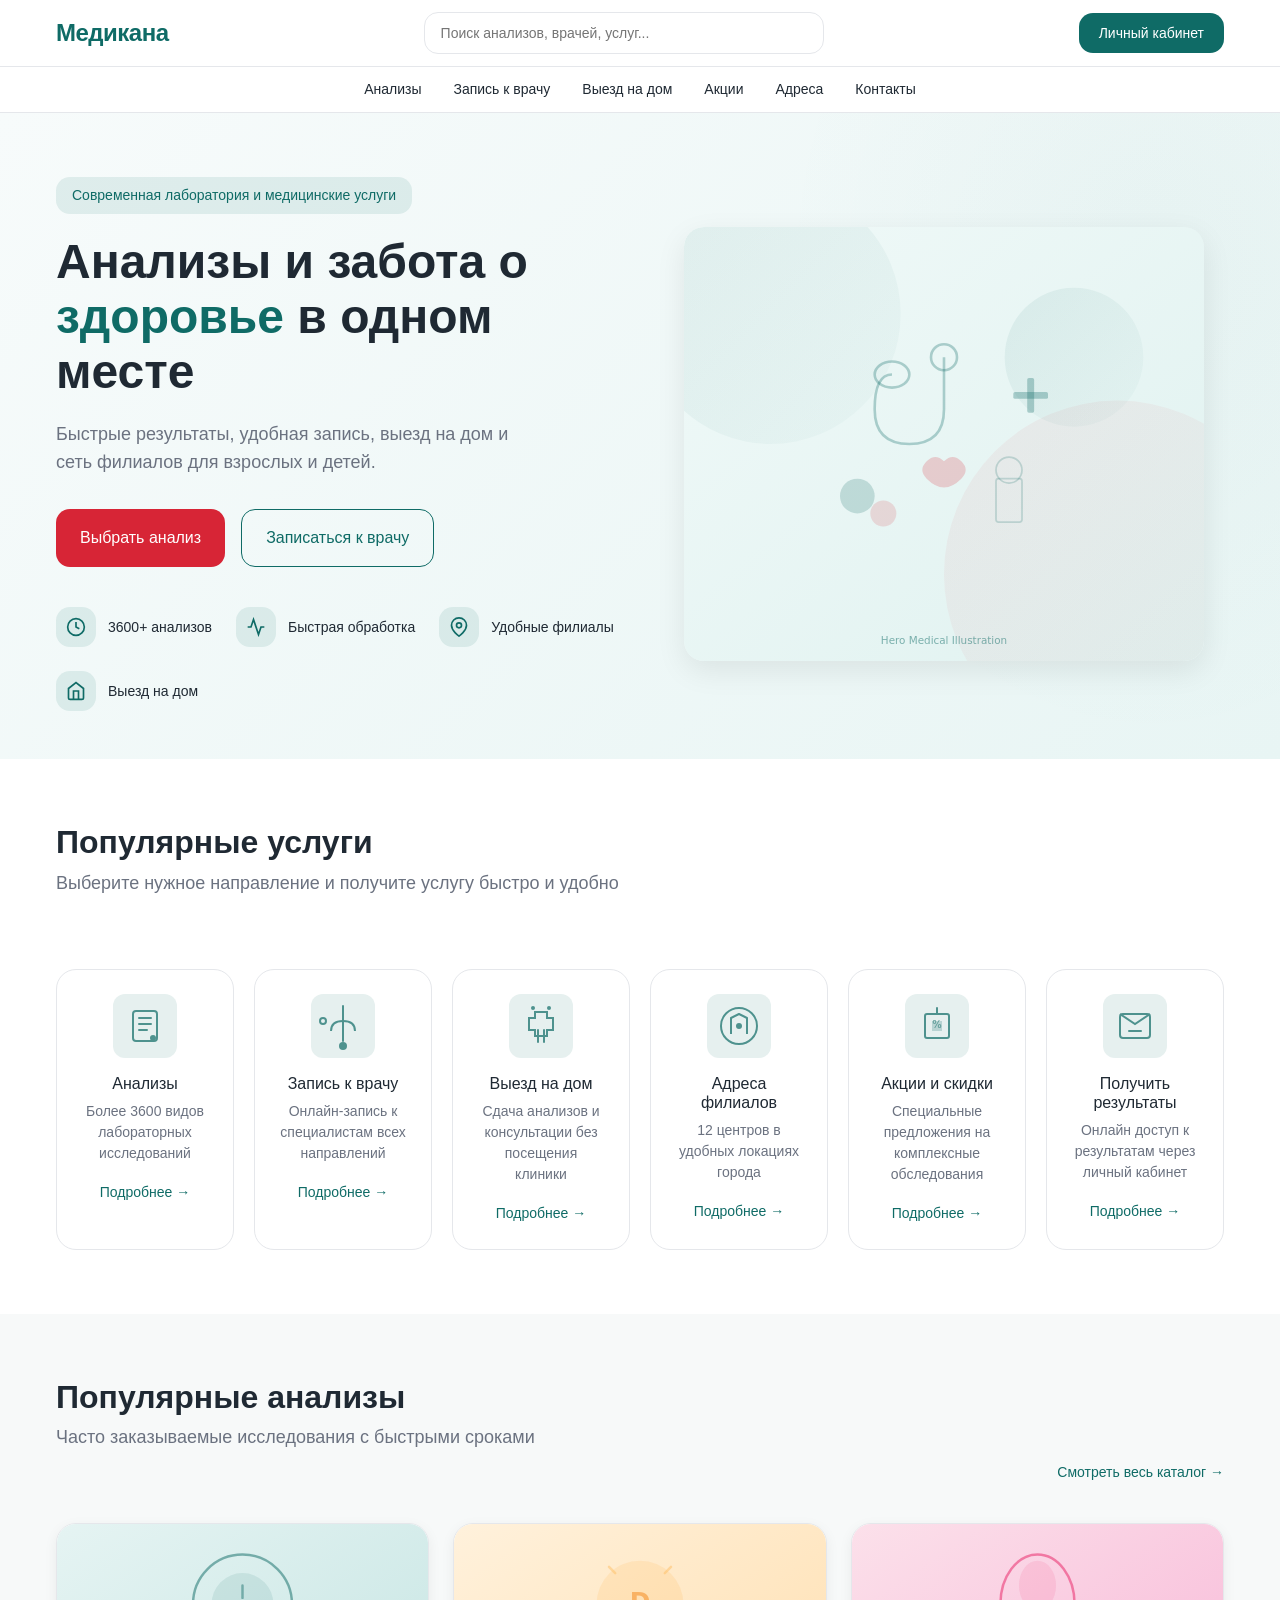
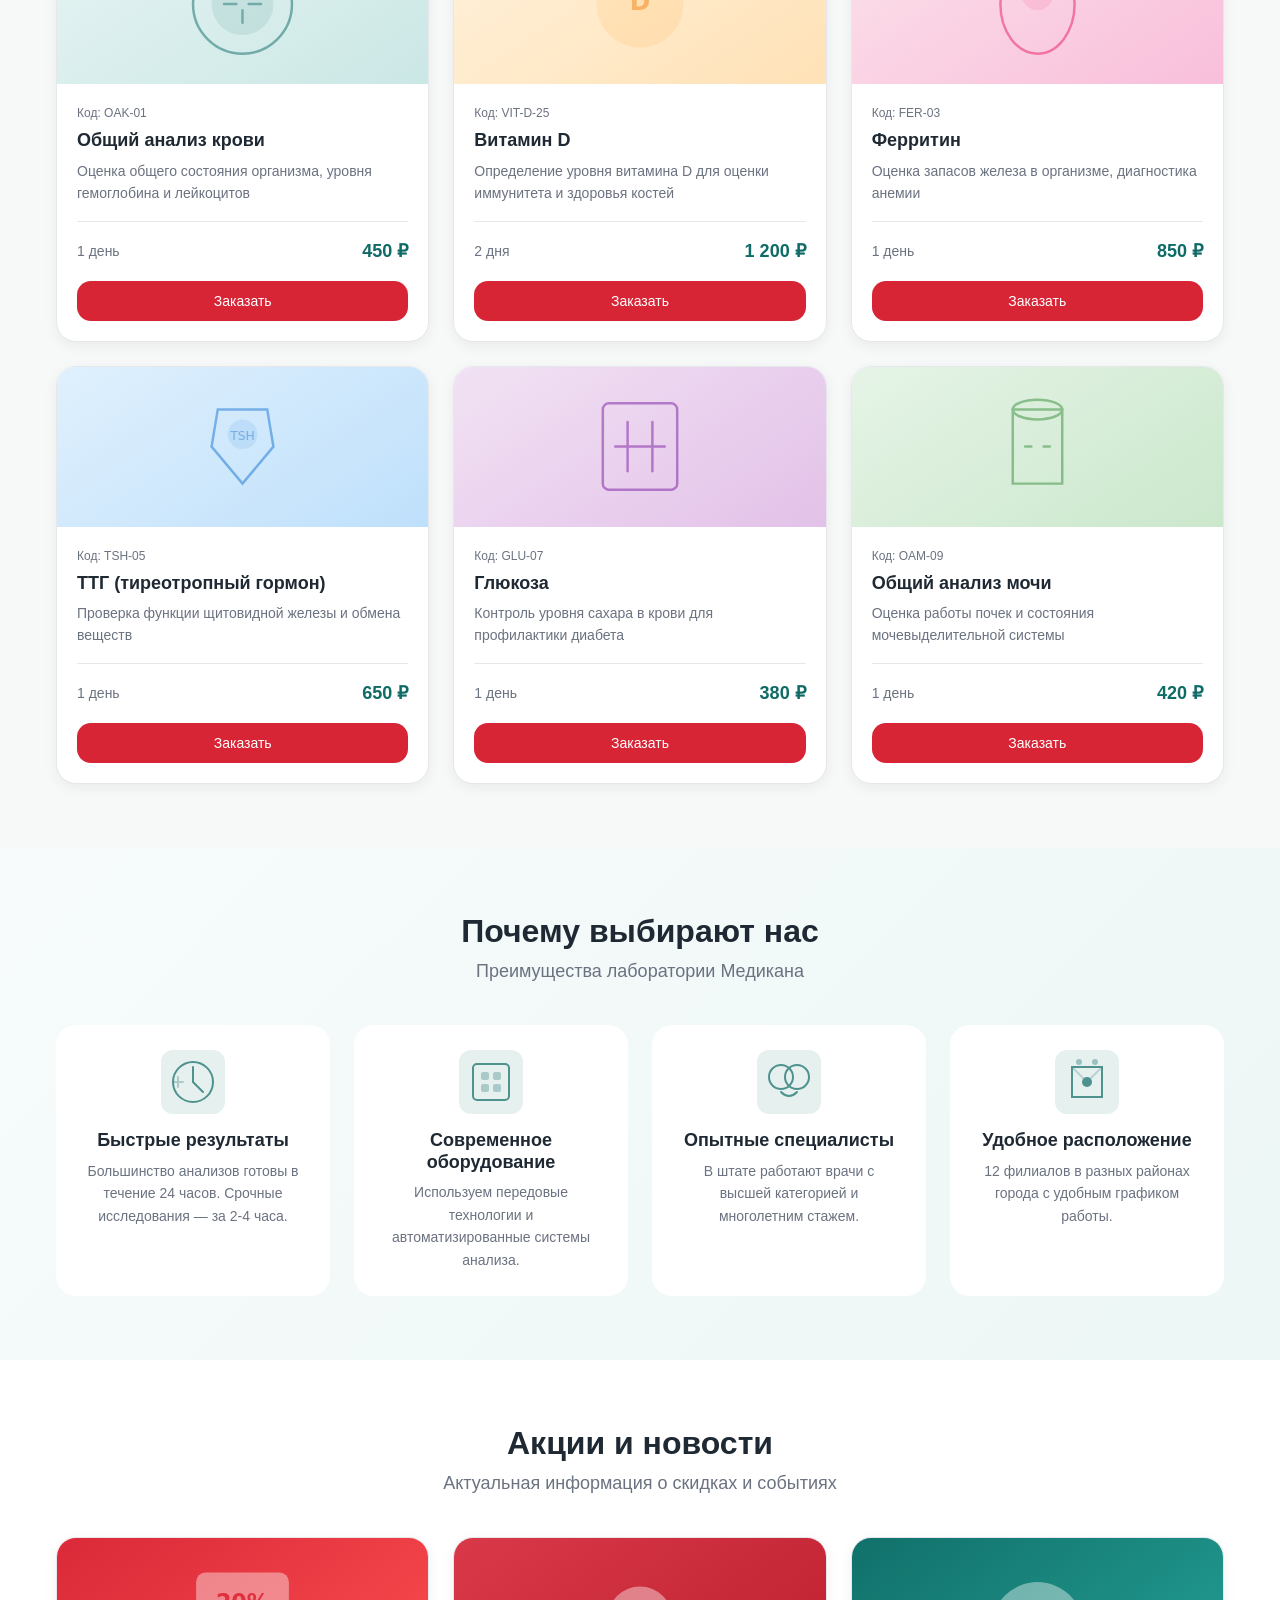
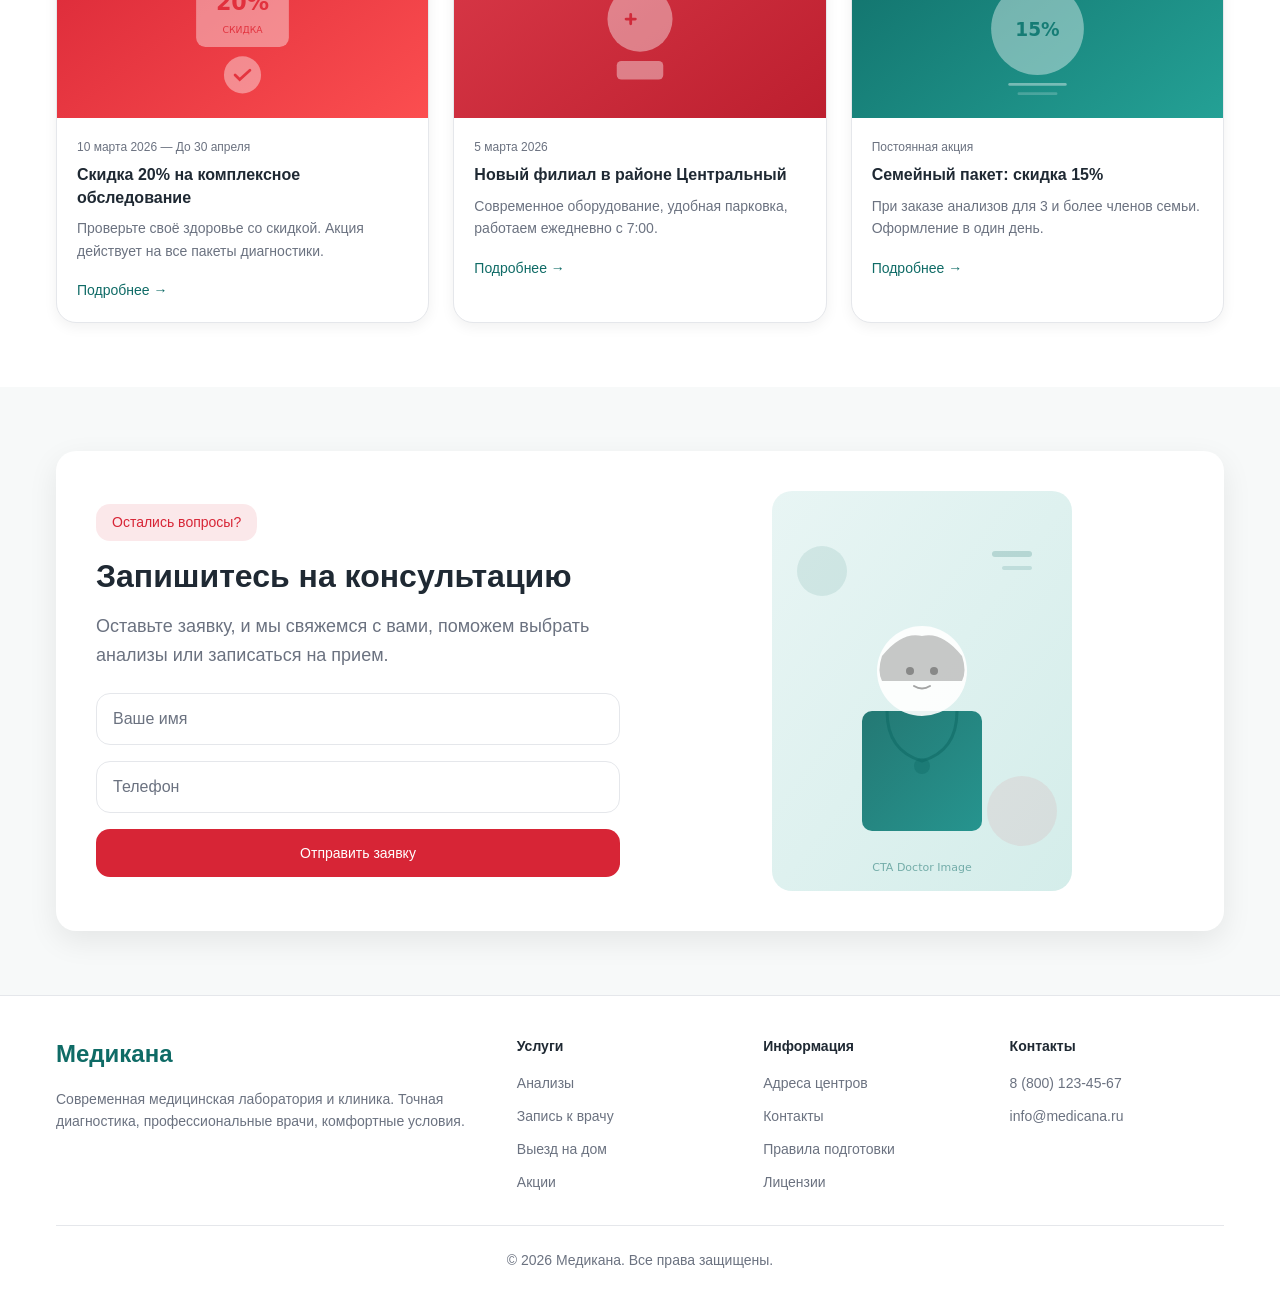
<file: index.html>
<!DOCTYPE html>
<html lang="ru">
<head>
  <meta charset="UTF-8">
  <meta name="viewport" content="width=device-width, initial-scale=1.0">
  <title>Медикана — Современная медицинская лаборатория и клиника</title>
  <link rel="stylesheet" href="assets/css/variables.css">
  <link rel="stylesheet" href="assets/css/reset.css">
  <link rel="stylesheet" href="assets/css/layout.css">
  <link rel="stylesheet" href="assets/css/components.css">
  <link rel="stylesheet" href="assets/css/home.css">
</head>
<body>
  <!-- Header -->
  <header class="header">
    <div class="header-top">
      <div class="container">
        <div class="header-top-inner">
          <a href="index.html" class="logo">Медикана</a>
          <div class="search-box">
            <input type="text" placeholder="Поиск анализов, врачей, услуг...">
          </div>
          <button class="btn btn-secondary">Личный кабинет</button>
          <button class="menu-toggle">
            <span></span>
            <span></span>
            <span></span>
          </button>
        </div>
      </div>
    </div>
    <div class="header-bottom">
      <div class="container">
        <nav class="nav">
          <a href="catalog.html" class="nav-link">Анализы</a>
          <a href="doctors.html" class="nav-link">Запись к врачу</a>
          <a href="home-visit.html" class="nav-link">Выезд на дом</a>
          <a href="promotions.html" class="nav-link">Акции</a>
          <a href="centers.html" class="nav-link">Адреса</a>
          <a href="contacts.html" class="nav-link">Контакты</a>
        </nav>
      </div>
    </div>
  </header>

  <!-- Hero Section -->
  <section class="hero">
    <div class="container">
      <div class="hero-inner">
        <div class="hero-content">
          <div class="hero-badge">Современная лаборатория и медицинские услуги</div>
          <h1>Анализы и забота о <span>здоровье</span> в одном месте</h1>
          <p>Быстрые результаты, удобная запись, выезд на дом и сеть филиалов для взрослых и детей.</p>
          <div class="hero-buttons">
            <a href="catalog.html" class="btn btn-primary btn-lg">Выбрать анализ</a>
            <a href="doctors.html" class="btn btn-outline btn-lg">Записаться к врачу</a>
          </div>
          <div class="hero-features">
            <div class="hero-feature">
              <div class="hero-feature-icon">
                <svg viewBox="0 0 24 24" fill="none" stroke="currentColor" stroke-width="2"><circle cx="12" cy="12" r="10"/><path d="M12 6v6l4 2"/></svg>
              </div>
              <span>3600+ анализов</span>
            </div>
            <div class="hero-feature">
              <div class="hero-feature-icon">
                <svg viewBox="0 0 24 24" fill="none" stroke="currentColor" stroke-width="2"><path d="M22 12h-4l-3 9L9 3l-3 9H2"/></svg>
              </div>
              <span>Быстрая обработка</span>
            </div>
            <div class="hero-feature">
              <div class="hero-feature-icon">
                <svg viewBox="0 0 24 24" fill="none" stroke="currentColor" stroke-width="2"><path d="M21 10c0 7-9 13-9 13s-9-6-9-13a9 9 0 0 1 18 0z"/><circle cx="12" cy="10" r="3"/></svg>
              </div>
              <span>Удобные филиалы</span>
            </div>
            <div class="hero-feature">
              <div class="hero-feature-icon">
                <svg viewBox="0 0 24 24" fill="none" stroke="currentColor" stroke-width="2"><path d="M3 9l9-7 9 7v11a2 2 0 0 1-2 2H5a2 2 0 0 1-2-2z"/><polyline points="9 22 9 12 15 12 15 22"/></svg>
              </div>
              <span>Выезд на дом</span>
            </div>
          </div>
        </div>
        <div class="hero-visual">
          <div class="hero-image-wrapper">
            <img src="assets/images/hero/hero-main.svg" alt="Медицинская лаборатория Медикана" class="hero-image">
          </div>
        </div>
      </div>
    </div>
  </section>

  <!-- Services Section -->
  <section class="services-section">
    <div class="container">
      <div class="section-header-flex">
        <div class="section-header-content">
          <h2 class="section-title">Популярные услуги</h2>
          <p class="section-subtitle">Выберите нужное направление и получите услугу быстро и удобно</p>
        </div>
      </div>
      <div class="services-grid">
        <div class="service-card">
          <img src="assets/images/services/analyses.svg" alt="Анализы" class="service-card__image">
          <h3 class="service-card__title">Анализы</h3>
          <p class="service-card__text">Более 3600 видов лабораторных исследований</p>
          <a href="catalog.html" class="service-card__link">Подробнее →</a>
        </div>
        <div class="service-card">
          <img src="assets/images/services/doctor.svg" alt="Запись к врачу" class="service-card__image">
          <h3 class="service-card__title">Запись к врачу</h3>
          <p class="service-card__text">Онлайн-запись к специалистам всех направлений</p>
          <a href="doctors.html" class="service-card__link">Подробнее →</a>
        </div>
        <div class="service-card">
          <img src="assets/images/services/home.svg" alt="Выезд на дом" class="service-card__image">
          <h3 class="service-card__title">Выезд на дом</h3>
          <p class="service-card__text">Сдача анализов и консультации без посещения клиники</p>
          <a href="home-visit.html" class="service-card__link">Подробнее →</a>
        </div>
        <div class="service-card">
          <img src="assets/images/services/location.svg" alt="Адреса филиалов" class="service-card__image">
          <h3 class="service-card__title">Адреса филиалов</h3>
          <p class="service-card__text">12 центров в удобных локациях города</p>
          <a href="centers.html" class="service-card__link">Подробнее →</a>
        </div>
        <div class="service-card">
          <img src="assets/images/services/promo.svg" alt="Акции и скидки" class="service-card__image">
          <h3 class="service-card__title">Акции и скидки</h3>
          <p class="service-card__text">Специальные предложения на комплексные обследования</p>
          <a href="promotions.html" class="service-card__link">Подробнее →</a>
        </div>
        <div class="service-card">
          <img src="assets/images/services/email-results.svg" alt="Получить результаты" class="service-card__image">
          <h3 class="service-card__title">Получить результаты</h3>
          <p class="service-card__text">Онлайн доступ к результатам через личный кабинет</p>
          <a href="#" class="service-card__link">Подробнее →</a>
        </div>
      </div>
    </div>
  </section>

  <!-- Analyses Section -->
  <section class="analyses-section">
    <div class="container">
      <div class="section-header-flex">
        <div class="section-header-content">
          <h2 class="section-title">Популярные анализы</h2>
          <p class="section-subtitle">Часто заказываемые исследования с быстрыми сроками</p>
        </div>
        <a href="catalog.html" class="link-arrow">Смотреть весь каталог →</a>
      </div>
      <div class="analyses-grid">
        <article class="analysis-card">
          <div class="analysis-card__image-wrapper">
            <img src="assets/images/analyses/blood-test.svg" alt="Общий анализ крови" class="analysis-card__image">
          </div>
          <div class="analysis-card__body">
            <span class="analysis-card__code">Код: OAK-01</span>
            <h3 class="analysis-card__title">Общий анализ крови</h3>
            <p class="analysis-card__text">Оценка общего состояния организма, уровня гемоглобина и лейкоцитов</p>
            <div class="analysis-card__meta">
              <span class="analysis-card__time">1 день</span>
              <span class="analysis-card__price">450 ₽</span>
            </div>
            <button class="btn btn-primary analysis-card__button">Заказать</button>
          </div>
        </article>
        <article class="analysis-card">
          <div class="analysis-card__image-wrapper">
            <img src="assets/images/analyses/vitamin-d.svg" alt="Витамин D" class="analysis-card__image">
          </div>
          <div class="analysis-card__body">
            <span class="analysis-card__code">Код: VIT-D-25</span>
            <h3 class="analysis-card__title">Витамин D</h3>
            <p class="analysis-card__text">Определение уровня витамина D для оценки иммунитета и здоровья костей</p>
            <div class="analysis-card__meta">
              <span class="analysis-card__time">2 дня</span>
              <span class="analysis-card__price">1 200 ₽</span>
            </div>
            <button class="btn btn-primary analysis-card__button">Заказать</button>
          </div>
        </article>
        <article class="analysis-card">
          <div class="analysis-card__image-wrapper">
            <img src="assets/images/analyses/ferritin.svg" alt="Ферритин" class="analysis-card__image">
          </div>
          <div class="analysis-card__body">
            <span class="analysis-card__code">Код: FER-03</span>
            <h3 class="analysis-card__title">Ферритин</h3>
            <p class="analysis-card__text">Оценка запасов железа в организме, диагностика анемии</p>
            <div class="analysis-card__meta">
              <span class="analysis-card__time">1 день</span>
              <span class="analysis-card__price">850 ₽</span>
            </div>
            <button class="btn btn-primary analysis-card__button">Заказать</button>
          </div>
        </article>
        <article class="analysis-card">
          <div class="analysis-card__image-wrapper">
            <img src="assets/images/analyses/tsh.svg" alt="ТТГ" class="analysis-card__image">
          </div>
          <div class="analysis-card__body">
            <span class="analysis-card__code">Код: TSH-05</span>
            <h3 class="analysis-card__title">ТТГ (тиреотропный гормон)</h3>
            <p class="analysis-card__text">Проверка функции щитовидной железы и обмена веществ</p>
            <div class="analysis-card__meta">
              <span class="analysis-card__time">1 день</span>
              <span class="analysis-card__price">650 ₽</span>
            </div>
            <button class="btn btn-primary analysis-card__button">Заказать</button>
          </div>
        </article>
        <article class="analysis-card">
          <div class="analysis-card__image-wrapper">
            <img src="assets/images/analyses/glucose.svg" alt="Глюкоза" class="analysis-card__image">
          </div>
          <div class="analysis-card__body">
            <span class="analysis-card__code">Код: GLU-07</span>
            <h3 class="analysis-card__title">Глюкоза</h3>
            <p class="analysis-card__text">Контроль уровня сахара в крови для профилактики диабета</p>
            <div class="analysis-card__meta">
              <span class="analysis-card__time">1 день</span>
              <span class="analysis-card__price">380 ₽</span>
            </div>
            <button class="btn btn-primary analysis-card__button">Заказать</button>
          </div>
        </article>
        <article class="analysis-card">
          <div class="analysis-card__image-wrapper">
            <img src="assets/images/analyses/urine-test.svg" alt="Общий анализ мочи" class="analysis-card__image">
          </div>
          <div class="analysis-card__body">
            <span class="analysis-card__code">Код: OAM-09</span>
            <h3 class="analysis-card__title">Общий анализ мочи</h3>
            <p class="analysis-card__text">Оценка работы почек и состояния мочевыделительной системы</p>
            <div class="analysis-card__meta">
              <span class="analysis-card__time">1 день</span>
              <span class="analysis-card__price">420 ₽</span>
            </div>
            <button class="btn btn-primary analysis-card__button">Заказать</button>
          </div>
        </article>
      </div>
    </div>
  </section>

  <!-- Features / Advantages Section -->
  <section class="features-section">
    <div class="container">
      <div class="section-header" style="text-align: center; margin-bottom: var(--spacing-10);">
        <h2 class="section-title">Почему выбирают нас</h2>
        <p class="section-subtitle">Преимущества лаборатории Медикана</p>
      </div>
      <div class="features-grid">
        <div class="feature-card">
          <div class="feature-card__icon">
            <img src="assets/images/services/fast-results.svg" alt="Быстрые результаты">
          </div>
          <h3 class="feature-card__title">Быстрые результаты</h3>
          <p class="feature-card__text">Большинство анализов готовы в течение 24 часов. Срочные исследования — за 2-4 часа.</p>
        </div>
        <div class="feature-card">
          <div class="feature-card__icon">
            <img src="assets/images/services/equipment.svg" alt="Современное оборудование">
          </div>
          <h3 class="feature-card__title">Современное оборудование</h3>
          <p class="feature-card__text">Используем передовые технологии и автоматизированные системы анализа.</p>
        </div>
        <div class="feature-card">
          <div class="feature-card__icon">
            <img src="assets/images/services/specialists.svg" alt="Опытные специалисты">
          </div>
          <h3 class="feature-card__title">Опытные специалисты</h3>
          <p class="feature-card__text">В штате работают врачи с высшей категорией и многолетним стажем.</p>
        </div>
        <div class="feature-card">
          <div class="feature-card__icon">
            <img src="assets/images/services/location-feature.svg" alt="Удобное расположение">
          </div>
          <h3 class="feature-card__title">Удобное расположение</h3>
          <p class="feature-card__text">12 филиалов в разных районах города с удобным графиком работы.</p>
        </div>
      </div>
    </div>
  </section>

  <!-- News Section -->
  <section class="news-section">
    <div class="container">
      <div class="section-header" style="text-align: center; margin-bottom: var(--spacing-10);">
        <h2 class="section-title">Акции и новости</h2>
        <p class="section-subtitle">Актуальная информация о скидках и событиях</p>
      </div>
      <div class="news-grid">
        <article class="news-card">
          <div class="news-card__image-wrapper">
            <img src="assets/images/banners/promo-1.svg" alt="Весенняя акция 20%" class="news-card__image">
          </div>
          <div class="news-card__body">
            <div class="news-card__date">10 марта 2026 — До 30 апреля</div>
            <h3 class="news-card__title">Скидка 20% на комплексное обследование</h3>
            <p class="news-card__text">Проверьте своё здоровье со скидкой. Акция действует на все пакеты диагностики.</p>
            <a href="promotions.html" class="news-card__link">Подробнее →</a>
          </div>
        </article>
        <article class="news-card">
          <div class="news-card__image-wrapper">
            <img src="assets/images/news/news-2.svg" alt="Новый филиал" class="news-card__image">
          </div>
          <div class="news-card__body">
            <div class="news-card__date">5 марта 2026</div>
            <h3 class="news-card__title">Новый филиал в районе Центральный</h3>
            <p class="news-card__text">Современное оборудование, удобная парковка, работаем ежедневно с 7:00.</p>
            <a href="centers.html" class="news-card__link">Подробнее →</a>
          </div>
        </article>
        <article class="news-card">
          <div class="news-card__image-wrapper">
            <img src="assets/images/banners/promo-2.svg" alt="Семейный пакет" class="news-card__image">
          </div>
          <div class="news-card__body">
            <div class="news-card__date">Постоянная акция</div>
            <h3 class="news-card__title">Семейный пакет: скидка 15%</h3>
            <p class="news-card__text">При заказе анализов для 3 и более членов семьи. Оформление в один день.</p>
            <a href="promotions.html" class="news-card__link">Подробнее →</a>
          </div>
        </article>
      </div>
    </div>
  </section>

  <!-- CTA Section -->
  <section class="cta-section">
    <div class="container">
      <div class="cta-card">
        <div class="cta-content">
          <span class="cta-label">Остались вопросы?</span>
          <h2>Запишитесь на консультацию</h2>
          <p>Оставьте заявку, и мы свяжемся с вами, поможем выбрать анализы или записаться на прием.</p>
          <form class="cta-form">
            <input type="text" class="input" placeholder="Ваше имя" required>
            <input type="tel" class="input" placeholder="Телефон" required>
            <button type="submit" class="btn btn-primary">Отправить заявку</button>
          </form>
        </div>
        <div class="cta-image-wrapper">
          <img src="assets/images/doctors/cta-doctor.svg" alt="Врач консультант" class="cta-image">
        </div>
      </div>
    </div>
  </section>

  <!-- Footer -->
  <footer class="footer">
    <div class="container">
      <div class="footer-grid">
        <div>
          <div class="footer-logo">Медикана</div>
          <p class="footer-text">Современная медицинская лаборатория и клиника. Точная диагностика, профессиональные врачи, комфортные условия.</p>
        </div>
        <div>
          <div class="footer-title">Услуги</div>
          <div class="footer-links">
            <a href="catalog.html">Анализы</a>
            <a href="doctors.html">Запись к врачу</a>
            <a href="home-visit.html">Выезд на дом</a>
            <a href="promotions.html">Акции</a>
          </div>
        </div>
        <div>
          <div class="footer-title">Информация</div>
          <div class="footer-links">
            <a href="centers.html">Адреса центров</a>
            <a href="contacts.html">Контакты</a>
            <a href="#">Правила подготовки</a>
            <a href="#">Лицензии</a>
          </div>
        </div>
        <div>
          <div class="footer-title">Контакты</div>
          <div class="footer-links">
            <a href="tel:88001234567">8 (800) 123-45-67</a>
            <a href="mailto:info@medicana.ru">info@medicana.ru</a>
          </div>
        </div>
      </div>
      <div class="footer-bottom">
        © 2026 Медикана. Все права защищены.
      </div>
    </div>
  </footer>

  <script src="assets/js/api.js"></script>
  <script src="assets/js/ui.js"></script>
  <script src="assets/js/forms.js"></script>
  <script src="assets/js/store.js"></script>
  <script src="assets/js/actions.js"></script>
  <script src="assets/js/cart.js"></script>
  <script src="assets/js/main.js"></script>
  <script src="assets/js/menu.js"></script>
</body>
</html>
</file>
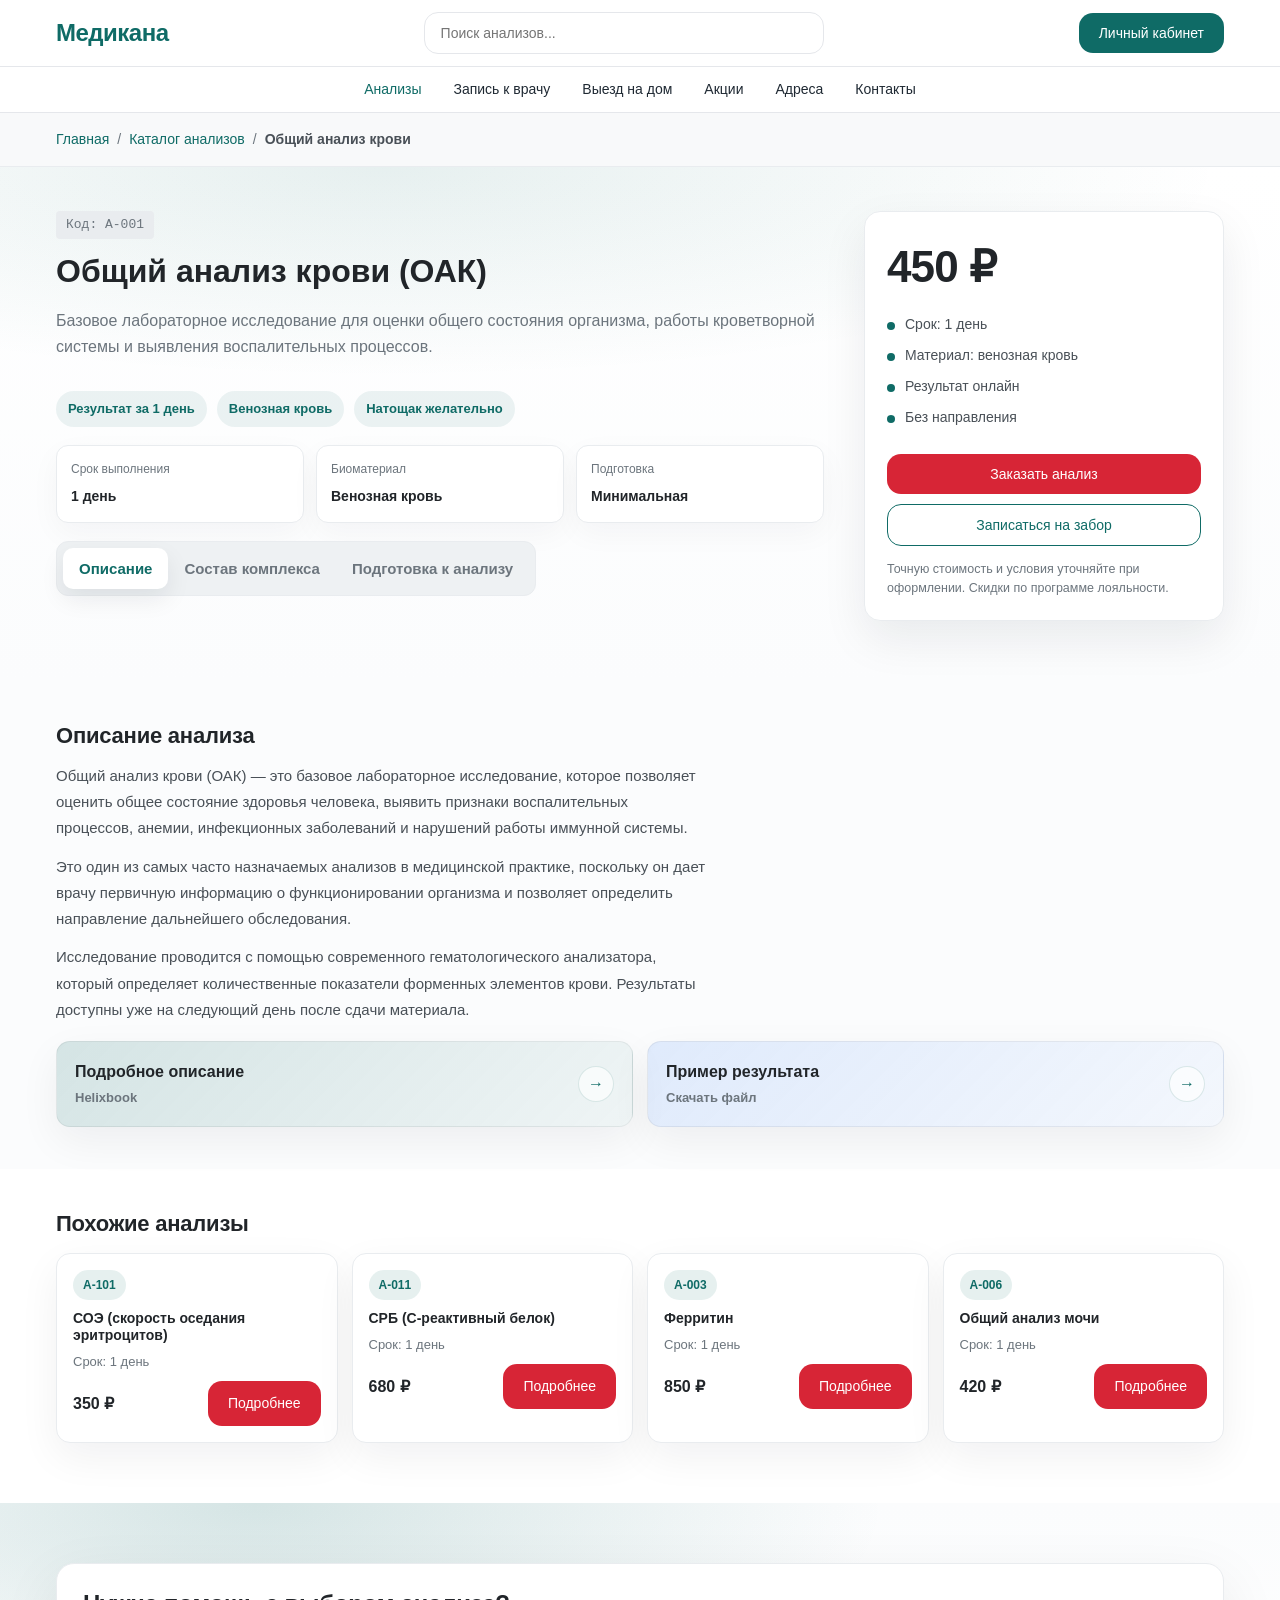
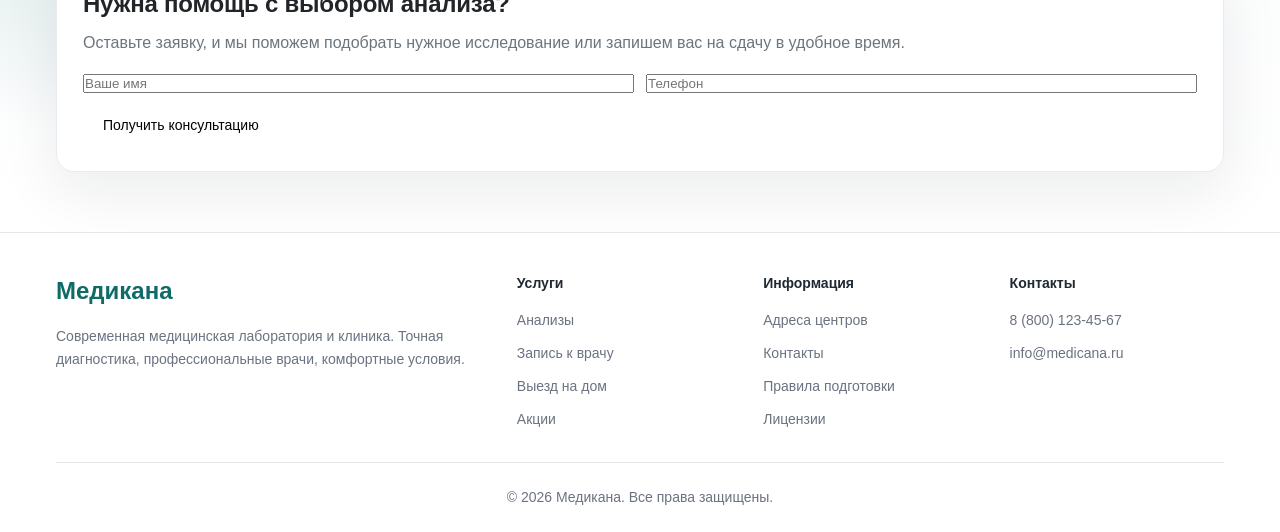
<file: analysis-detail.html>
<!DOCTYPE html>
<html lang="ru">
<head>
  <meta charset="UTF-8">
  <meta name="viewport" content="width=device-width, initial-scale=1.0">
  <title>Общий анализ крови (ОАК) — Медикана</title>
  <link rel="stylesheet" href="assets/css/variables.css">
  <link rel="stylesheet" href="assets/css/reset.css">
  <link rel="stylesheet" href="assets/css/layout.css">
  <link rel="stylesheet" href="assets/css/components.css">
  <link rel="stylesheet" href="assets/css/analysis-detail.css">
</head>
<body>
  <!-- Header -->
  <header class="header">
    <div class="header-top">
      <div class="container">
        <div class="header-top-inner">
          <a href="index.html" class="logo">Медикана</a>
          <div class="search-box">
            <input type="text" placeholder="Поиск анализов...">
          </div>
          <button class="btn btn-secondary">Личный кабинет</button>
          <button class="menu-toggle">
            <span></span><span></span><span></span>
          </button>
        </div>
      </div>
    </div>
    <div class="header-bottom">
      <div class="container">
        <nav class="nav">
          <a href="catalog.html" class="nav-link active">Анализы</a>
          <a href="doctors.html" class="nav-link">Запись к врачу</a>
          <a href="home-visit.html" class="nav-link">Выезд на дом</a>
          <a href="promotions.html" class="nav-link">Акции</a>
          <a href="centers.html" class="nav-link">Адреса</a>
          <a href="contacts.html" class="nav-link">Контакты</a>
        </nav>
      </div>
    </div>
  </header>

  <!-- Breadcrumb -->
  <div class="breadcrumb">
    <div class="container">
      <div class="breadcrumb-inner">
        <a href="index.html">Главная</a>
        <span>/</span>
        <a href="catalog.html">Каталог анализов</a>
        <span>/</span>
        <span class="breadcrumb-current">Общий анализ крови</span>
      </div>
    </div>
  </div>

  <!-- Analysis Hero -->
  <section class="analysis-hero">
    <div class="container analysis-hero__layout">
      <div class="analysis-main">
        <span class="analysis-code">Код: A-001</span>
        <h1 class="analysis-title">Общий анализ крови (ОАК)</h1>
        <p class="analysis-subtitle">
          Базовое лабораторное исследование для оценки общего состояния организма, работы кроветворной системы и выявления воспалительных процессов.
        </p>

        <div class="analysis-tags">
          <span class="analysis-tag">Результат за 1 день</span>
          <span class="analysis-tag">Венозная кровь</span>
          <span class="analysis-tag">Натощак желательно</span>
        </div>

        <div class="analysis-highlights">
          <div class="analysis-highlight">
            <span class="analysis-highlight__label">Срок выполнения</span>
            <strong>1 день</strong>
          </div>
          <div class="analysis-highlight">
            <span class="analysis-highlight__label">Биоматериал</span>
            <strong>Венозная кровь</strong>
          </div>
          <div class="analysis-highlight">
            <span class="analysis-highlight__label">Подготовка</span>
            <strong>Минимальная</strong>
          </div>
        </div>

        <div class="analysis-tabs" data-tabs>
          <button class="analysis-tab-btn is-active" type="button" data-tab="description">Описание</button>
          <button class="analysis-tab-btn" type="button" data-tab="composition">Состав комплекса</button>
          <button class="analysis-tab-btn" type="button" data-tab="preparation">Подготовка к анализу</button>
        </div>
      </div>

      <aside class="analysis-summary">
        <div class="analysis-summary__card">
          <div class="analysis-summary__price">450 ₽</div>
          <ul class="analysis-summary__list">
            <li>Срок: 1 день</li>
            <li>Материал: венозная кровь</li>
            <li>Результат онлайн</li>
            <li>Без направления</li>
          </ul>
          <button class="btn btn-primary analysis-summary__button">Заказать анализ</button>
          <button class="btn btn-outline analysis-summary__button">Записаться на забор</button>
          <p class="analysis-summary__note">Точную стоимость и условия уточняйте при оформлении. Скидки по программе лояльности.</p>
        </div>
      </aside>
    </div>
  </section>

  <!-- Description Section -->
  <section id="description" class="analysis-section">
    <div class="container">
      <h2 class="analysis-section__title">Описание анализа</h2>
      <div class="analysis-section__content">
        <p>Общий анализ крови (ОАК) — это базовое лабораторное исследование, которое позволяет оценить общее состояние здоровья человека, выявить признаки воспалительных процессов, анемии, инфекционных заболеваний и нарушений работы иммунной системы.</p>
        <p>Это один из самых часто назначаемых анализов в медицинской практике, поскольку он дает врачу первичную информацию о функционировании организма и позволяет определить направление дальнейшего обследования.</p>
        <p>Исследование проводится с помощью современного гематологического анализатора, который определяет количественные показатели форменных элементов крови. Результаты доступны уже на следующий день после сдачи материала.</p>
      </div>

      <div class="analysis-split-cards">
        <a class="analysis-split-card analysis-split-card--desc" href="#" aria-label="Подробное описание">
          <div class="analysis-split-card__content">
            <div class="analysis-split-card__title">Подробное описание</div>
            <div class="analysis-split-card__subtitle">Helixbook</div>
          </div>
          <div class="analysis-split-card__action">→</div>
        </a>
        <a class="analysis-split-card analysis-split-card--sample" href="#" aria-label="Пример результата">
          <div class="analysis-split-card__content">
            <div class="analysis-split-card__title">Пример результата</div>
            <div class="analysis-split-card__subtitle">Скачать файл</div>
          </div>
          <div class="analysis-split-card__action">→</div>
        </a>
      </div>
    </div>
  </section>

  <!-- Composition Section -->
  <section id="composition" class="analysis-section is-hidden">
    <div class="container">
      <h2 class="analysis-section__title">Состав комплекса</h2>
      <ul class="analysis-list">
        <li><strong>Эритроциты (RBC)</strong> — количество красных кровяных телец</li>
        <li><strong>Гемоглобин (HGB)</strong> — перенос кислорода в тканях</li>
        <li><strong>Гематокрит (HCT)</strong> — соотношение клеток и плазмы</li>
        <li><strong>Лейкоциты (WBC)</strong> — иммунная защита</li>
        <li><strong>Тромбоциты (PLT)</strong> — свертывание крови</li>
        <li><strong>Лейкоцитарная формула</strong> — соотношение разных типов лейкоцитов</li>
        <li><strong>СОЭ</strong> — маркер воспалительных процессов</li>
      </ul>
    </div>
  </section>

  <!-- Related Analyses -->
  <section id="related" class="related-analyses">
    <div class="container">
      <h2 class="analysis-section__title">Похожие анализы</h2>
      <div class="related-analyses__grid">
        <!-- Related 1: СОЭ -->
        <div class="analysis-card--compact">
          <span class="analysis-card__code">A-101</span>
          <h3 class="analysis-card__title">СОЭ (скорость оседания эритроцитов)</h3>
          <div class="analysis-card__meta">Срок: 1 день</div>
          <div class="analysis-card__footer">
            <div class="analysis-card__price">350 ₽</div>
            <a href="#" class="btn btn-primary">Подробнее</a>
          </div>
        </div>

        <!-- Related 2: СРБ -->
        <div class="analysis-card--compact">
          <span class="analysis-card__code">A-011</span>
          <h3 class="analysis-card__title">СРБ (C-реактивный белок)</h3>
          <div class="analysis-card__meta">Срок: 1 день</div>
          <div class="analysis-card__footer">
            <div class="analysis-card__price">680 ₽</div>
            <a href="#" class="btn btn-primary">Подробнее</a>
          </div>
        </div>

        <!-- Related 3: Ферритин -->
        <div class="analysis-card--compact">
          <span class="analysis-card__code">A-003</span>
          <h3 class="analysis-card__title">Ферритин</h3>
          <div class="analysis-card__meta">Срок: 1 день</div>
          <div class="analysis-card__footer">
            <div class="analysis-card__price">850 ₽</div>
            <a href="#" class="btn btn-primary">Подробнее</a>
          </div>
        </div>

        <!-- Related 4: ОАМ -->
        <div class="analysis-card--compact">
          <span class="analysis-card__code">A-006</span>
          <h3 class="analysis-card__title">Общий анализ мочи</h3>
          <div class="analysis-card__meta">Срок: 1 день</div>
          <div class="analysis-card__footer">
            <div class="analysis-card__price">420 ₽</div>
            <a href="#" class="btn btn-primary">Подробнее</a>
          </div>
        </div>
      </div>
    </div>
  </section>

  <!-- CTA Section -->
  <section class="analysis-cta">
    <div class="container">
      <div class="cta-form">
        <h2>Нужна помощь с выбором анализа?</h2>
        <p>Оставьте заявку, и мы поможем подобрать нужное исследование или запишем вас на сдачу в удобное время.</p>
        <form class="analysis-cta__form">
          <div class="form-row">
            <input type="text" class="form-input" placeholder="Ваше имя" required>
            <input type="tel" class="form-input" placeholder="Телефон" required>
          </div>
          <button type="submit" class="btn btn-accent">Получить консультацию</button>
        </form>
      </div>
    </div>
  </section>

  <!-- Footer -->
  <footer class="footer">
    <div class="container">
      <div class="footer-grid">
        <div>
          <div class="footer-logo">Медикана</div>
          <p class="footer-text">Современная медицинская лаборатория и клиника. Точная диагностика, профессиональные врачи, комфортные условия.</p>
        </div>
        <div>
          <div class="footer-title">Услуги</div>
          <div class="footer-links">
            <a href="catalog.html">Анализы</a>
            <a href="doctors.html">Запись к врачу</a>
            <a href="home-visit.html">Выезд на дом</a>
            <a href="promotions.html">Акции</a>
          </div>
        </div>
        <div>
          <div class="footer-title">Информация</div>
          <div class="footer-links">
            <a href="centers.html">Адреса центров</a>
            <a href="contacts.html">Контакты</a>
            <a href="#">Правила подготовки</a>
            <a href="#">Лицензии</a>
          </div>
        </div>
        <div>
          <div class="footer-title">Контакты</div>
          <div class="footer-links">
            <a href="tel:88001234567">8 (800) 123-45-67</a>
            <a href="mailto:info@medicana.ru">info@medicana.ru</a>
          </div>
        </div>
      </div>
      <div class="footer-bottom">© 2026 Медикана. Все права защищены.</div>
    </div>
  </footer>

  <script src="assets/js/api.js"></script>
  <script src="assets/js/ui.js"></script>
  <script src="assets/js/forms.js"></script>
  <script src="assets/js/store.js"></script>
  <script src="assets/js/actions.js"></script>
  <script src="assets/js/cart.js"></script>
  <script src="assets/js/main.js"></script>
  <script src="assets/js/menu.js"></script>
  <script src="assets/js/analysis-detail.js"></script>
</body>
</html>
</file>
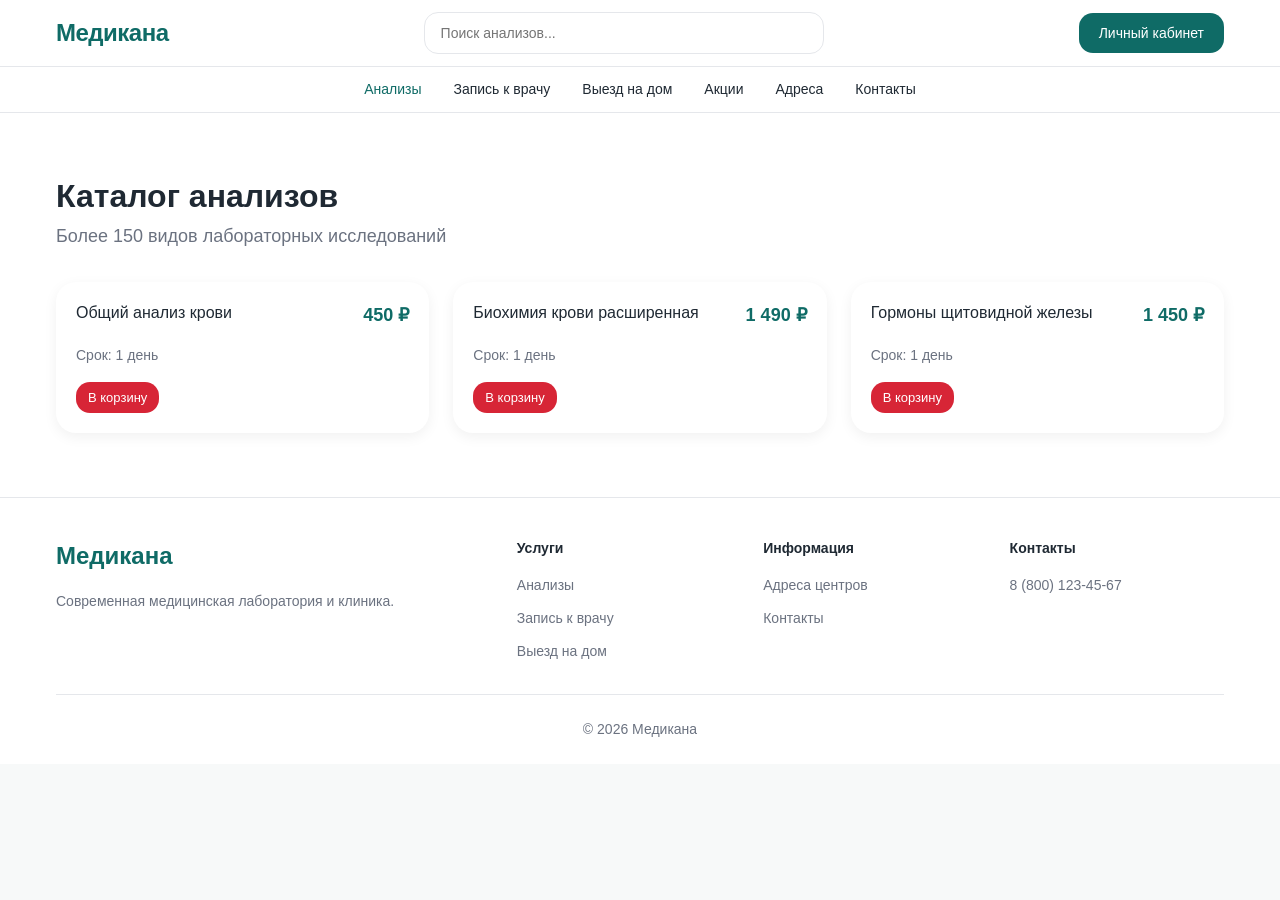
<file: catalog-old.html>
<!DOCTYPE html>
<html lang="ru">
<head>
  <meta charset="UTF-8">
  <meta name="viewport" content="width=device-width, initial-scale=1.0">
  <title>Каталог анализов — Медикана</title>
  <link rel="stylesheet" href="assets/css/variables.css">
  <link rel="stylesheet" href="assets/css/reset.css">
  <link rel="stylesheet" href="assets/css/layout.css">
  <link rel="stylesheet" href="assets/css/components.css">
</head>
<body>
  <header class="header">
    <div class="header-top">
      <div class="container">
        <div class="header-top-inner">
          <a href="index.html" class="logo">Медикана</a>
          <div class="search-box">
            <input type="text" placeholder="Поиск анализов...">
          </div>
          <button class="btn btn-secondary">Личный кабинет</button>
          <button class="menu-toggle">
            <span></span><span></span><span></span>
          </button>
        </div>
      </div>
    </div>
    <div class="header-bottom">
      <div class="container">
        <nav class="nav">
          <a href="catalog.html" class="nav-link active">Анализы</a>
          <a href="doctors.html" class="nav-link">Запись к врачу</a>
          <a href="home-visit.html" class="nav-link">Выезд на дом</a>
          <a href="promotions.html" class="nav-link">Акции</a>
          <a href="centers.html" class="nav-link">Адреса</a>
          <a href="contacts.html" class="nav-link">Контакты</a>
        </nav>
      </div>
    </div>
  </header>

  <main class="section" style="background: var(--color-white);">
    <div class="container">
      <h1 class="section-title">Каталог анализов</h1>
      <p class="section-subtitle">Более 150 видов лабораторных исследований</p>
      <div class="grid grid-3">
        <div class="product-card">
          <div class="product-card-header">
            <h3 class="product-card-title">Общий анализ крови</h3>
            <span class="product-card-price">450 ₽</span>
          </div>
          <p class="product-card-meta">Срок: 1 день</p>
          <div class="product-card-footer">
            <button class="btn btn-primary btn-sm">В корзину</button>
          </div>
        </div>
        <div class="product-card">
          <div class="product-card-header">
            <h3 class="product-card-title">Биохимия крови расширенная</h3>
            <span class="product-card-price">1 490 ₽</span>
          </div>
          <p class="product-card-meta">Срок: 1 день</p>
          <div class="product-card-footer">
            <button class="btn btn-primary btn-sm">В корзину</button>
          </div>
        </div>
        <div class="product-card">
          <div class="product-card-header">
            <h3 class="product-card-title">Гормоны щитовидной железы</h3>
            <span class="product-card-price">1 450 ₽</span>
          </div>
          <p class="product-card-meta">Срок: 1 день</p>
          <div class="product-card-footer">
            <button class="btn btn-primary btn-sm">В корзину</button>
          </div>
        </div>
      </div>
    </div>
  </main>

  <footer class="footer">
    <div class="container">
      <div class="footer-grid">
        <div>
          <div class="footer-logo">Медикана</div>
          <p class="footer-text">Современная медицинская лаборатория и клиника.</p>
        </div>
        <div>
          <div class="footer-title">Услуги</div>
          <div class="footer-links">
            <a href="catalog.html">Анализы</a>
            <a href="doctors.html">Запись к врачу</a>
            <a href="home-visit.html">Выезд на дом</a>
          </div>
        </div>
        <div>
          <div class="footer-title">Информация</div>
          <div class="footer-links">
            <a href="centers.html">Адреса центров</a>
            <a href="contacts.html">Контакты</a>
          </div>
        </div>
        <div>
          <div class="footer-title">Контакты</div>
          <div class="footer-links">
            <a href="tel:88001234567">8 (800) 123-45-67</a>
          </div>
        </div>
      </div>
      <div class="footer-bottom">© 2026 Медикана</div>
    </div>
  </footer>

  <script src="assets/js/main.js"></script>
  <script src="assets/js/menu.js"></script>
</body>
</html>
</file>
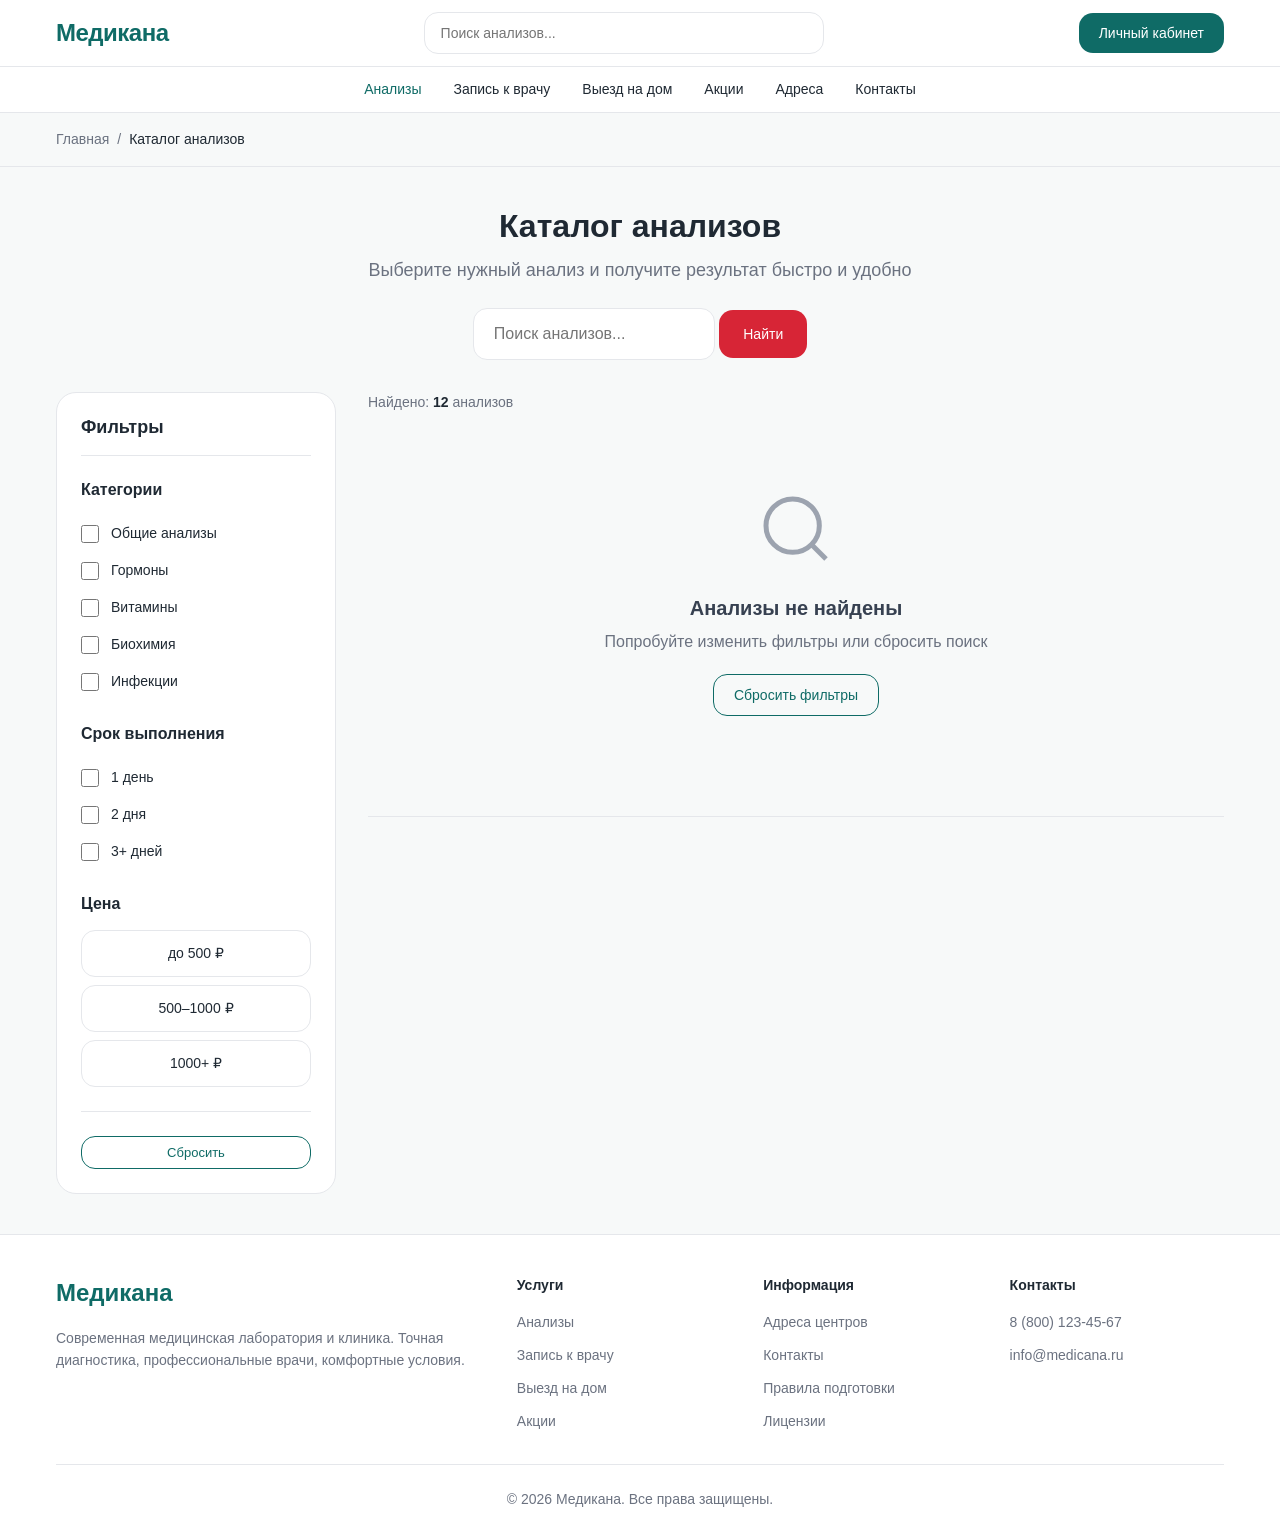
<file: catalog.html>
<!DOCTYPE html>
<html lang="ru">
<head>
  <meta charset="UTF-8">
  <meta name="viewport" content="width=device-width, initial-scale=1.0">
  <title>Каталог анализов — Медикана</title>
  <link rel="stylesheet" href="assets/css/variables.css">
  <link rel="stylesheet" href="assets/css/reset.css">
  <link rel="stylesheet" href="assets/css/layout.css">
  <link rel="stylesheet" href="assets/css/components.css">
  <link rel="stylesheet" href="assets/css/catalog.css">
</head>
<body>
  <!-- Header -->
  <header class="header">
    <div class="header-top">
      <div class="container">
        <div class="header-top-inner">
          <a href="index.html" class="logo">Медикана</a>
          <div class="search-box">
            <input type="text" placeholder="Поиск анализов...">
          </div>
          <button class="btn btn-secondary">Личный кабинет</button>
          <button class="menu-toggle">
            <span></span><span></span><span></span>
          </button>
        </div>
      </div>
    </div>
    <div class="header-bottom">
      <div class="container">
        <nav class="nav">
          <a href="catalog.html" class="nav-link active">Анализы</a>
          <a href="doctors.html" class="nav-link">Запись к врачу</a>
          <a href="home-visit.html" class="nav-link">Выезд на дом</a>
          <a href="promotions.html" class="nav-link">Акции</a>
          <a href="centers.html" class="nav-link">Адреса</a>
          <a href="contacts.html" class="nav-link">Контакты</a>
        </nav>
      </div>
    </div>
  </header>

  <!-- Breadcrumb -->
  <div class="breadcrumb">
    <div class="container">
      <div class="breadcrumb-inner">
        <a href="index.html">Главная</a>
        <span>/</span>
        <span class="breadcrumb-current">Каталог анализов</span>
      </div>
    </div>
  </div>

  <!-- Page Header -->
  <section class="page-header">
    <div class="container">
      <h1 class="page-title">Каталог анализов</h1>
      <p class="page-subtitle">Выберите нужный анализ и получите результат быстро и удобно</p>
    </div>
  </section>

  <!-- Search -->
  <div class="catalog-search">
    <div class="container">
      <input type="text" class="catalog-search-input" placeholder="Поиск анализов...">
      <button class="btn btn-primary">Найти</button>
    </div>
  </div>

  <!-- Mobile Filter Toggle -->
  <div class="catalog-mobile-filters">
    <div class="container">
      <button class="btn btn-outline">
        <svg width="20" height="20" viewBox="0 0 24 24" fill="none" stroke="currentColor" stroke-width="2">
          <line x1="4" y1="6" x2="20" y2="6"/>
          <line x1="4" y1="12" x2="14" y2="12"/>
          <line x1="4" y1="18" x2="8" y2="18"/>
        </svg>
        Фильтры
      </button>
    </div>
  </div>

  <!-- Catalog Layout -->
  <div class="catalog-layout container">
    <!-- Sidebar -->
    <aside class="catalog-sidebar">
      <div class="sidebar-header">
        <h3 class="sidebar-title">Фильтры</h3>
        <button class="sidebar-close">&times;</button>
      </div>

      <!-- Categories -->
      <div class="filter-group">
        <h3 class="filter-title">Категории</h3>
        <label class="filter-option">
          <input type="checkbox" data-filter="category" value="general">
          Общие анализы
        </label>
        <label class="filter-option">
          <input type="checkbox" data-filter="category" value="hormones">
          Гормоны
        </label>
        <label class="filter-option">
          <input type="checkbox" data-filter="category" value="vitamins">
          Витамины
        </label>
        <label class="filter-option">
          <input type="checkbox" data-filter="category" value="biochemistry">
          Биохимия
        </label>
        <label class="filter-option">
          <input type="checkbox" data-filter="category" value="infections">
          Инфекции
        </label>
      </div>

      <!-- Timeframe -->
      <div class="filter-group">
        <h3 class="filter-title">Срок выполнения</h3>
        <label class="filter-option">
          <input type="checkbox" data-filter="timeframe" value="1-day">
          1 день
        </label>
        <label class="filter-option">
          <input type="checkbox" data-filter="timeframe" value="2-days">
          2 дня
        </label>
        <label class="filter-option">
          <input type="checkbox" data-filter="timeframe" value="3-plus">
          3+ дней
        </label>
      </div>

      <!-- Price -->
      <div class="filter-group">
        <h3 class="filter-title">Цена</h3>
        <div class="filter-price-range">
          <div class="filter-price-option" data-price="under-500">до 500 ₽</div>
          <div class="filter-price-option" data-price="500-1000">500–1000 ₽</div>
          <div class="filter-price-option" data-price="over-1000">1000+ ₽</div>
        </div>
      </div>

      <!-- Reset Button -->
      <div class="filter-actions">
        <button class="btn btn-outline btn-sm filter-reset">Сбросить</button>
      </div>
    </aside>

    <!-- Content -->
    <div class="catalog-content">
      <div class="catalog-results-count">
        Найдено: <span>12</span> анализов
      </div>

      <div class="analyses-grid">
        <!-- Analysis 1: Общий анализ крови -->
        <div class="analysis-card" data-category="general" data-timeframe="1-day" data-price="450">
          <div class="analysis-card__image">
            <img src="assets/images/analyses/blood-test.svg" alt="Общий анализ крови">
          </div>
          <div class="analysis-card__body">
            <span class="analysis-card__code">A-001</span>
            <h3 class="analysis-card__title"><a href="analysis-detail.html" style="color: inherit; text-decoration: none;">Общий анализ крови</a></h3>
            <p class="analysis-card__text">Базовое лабораторное исследование для оценки состояния организма и выявления воспалительных процессов</p>
            <div class="analysis-card__meta">
              <svg viewBox="0 0 24 24" fill="none" stroke="currentColor" stroke-width="2"><circle cx="12" cy="12" r="10"/><path d="M12 6v6l4 2"/></svg>
              <span>Срок: 1 день</span>
            </div>
            <div class="analysis-card__footer">
              <div class="analysis-card__price">450 ₽</div>
              <button class="btn btn-primary">Заказать</button>
            </div>
          </div>
        </div>

        <!-- Analysis 2: Витамин D -->
        <div class="analysis-card" data-category="vitamins" data-timeframe="2-days" data-price="1200">
          <div class="analysis-card__image">
            <img src="assets/images/analyses/vitamin-d.svg" alt="Витамин D">
          </div>
          <div class="analysis-card__body">
            <span class="analysis-card__code">A-002</span>
            <h3 class="analysis-card__title"><a href="analysis-detail.html" style="color: inherit; text-decoration: none;">Витамин D</a></h3>
            <p class="analysis-card__text">Определение уровня витамина D для оценки иммунитета, здоровья костей и профилактики дефицита</p>
            <div class="analysis-card__meta">
              <svg viewBox="0 0 24 24" fill="none" stroke="currentColor" stroke-width="2"><circle cx="12" cy="12" r="10"/><path d="M12 6v6l4 2"/></svg>
              <span>Срок: 2 дня</span>
            </div>
            <div class="analysis-card__footer">
              <div class="analysis-card__price">1 200 ₽</div>
              <button class="btn btn-primary">Заказать</button>
            </div>
          </div>
        </div>

        <!-- Analysis 3: Ферритин -->
        <div class="analysis-card" data-category="biochemistry" data-timeframe="1-day" data-price="850">
          <div class="analysis-card__image">
            <img src="assets/images/analyses/ferritin.svg" alt="Ферритин">
          </div>
          <div class="analysis-card__body">
            <span class="analysis-card__code">A-003</span>
            <h3 class="analysis-card__title"><a href="analysis-detail.html" style="color: inherit; text-decoration: none;">Ферритин</a></h3>
            <p class="analysis-card__text">Оценка запасов железа в организме, диагностика анемии и нарушений метаболизма железа</p>
            <div class="analysis-card__meta">
              <svg viewBox="0 0 24 24" fill="none" stroke="currentColor" stroke-width="2"><circle cx="12" cy="12" r="10"/><path d="M12 6v6l4 2"/></svg>
              <span>Срок: 1 день</span>
            </div>
            <div class="analysis-card__footer">
              <div class="analysis-card__price">850 ₽</div>
              <button class="btn btn-primary">Заказать</button>
            </div>
          </div>
        </div>

        <!-- Analysis 4: ТТГ -->
        <div class="analysis-card" data-category="hormones" data-timeframe="1-day" data-price="650">
          <div class="analysis-card__image">
            <img src="assets/images/analyses/tsh.svg" alt="ТТГ">
          </div>
          <div class="analysis-card__body">
            <span class="analysis-card__code">A-004</span>
            <h3 class="analysis-card__title"><a href="analysis-detail.html" style="color: inherit; text-decoration: none;">ТТГ (тиреотропный гормон)</a></h3>
            <p class="analysis-card__text">Проверка функции щитовидной железы и диагностика нарушений обмена веществ</p>
            <div class="analysis-card__meta">
              <svg viewBox="0 0 24 24" fill="none" stroke="currentColor" stroke-width="2"><circle cx="12" cy="12" r="10"/><path d="M12 6v6l4 2"/></svg>
              <span>Срок: 1 день</span>
            </div>
            <div class="analysis-card__footer">
              <div class="analysis-card__price">650 ₽</div>
              <button class="btn btn-primary">Заказать</button>
            </div>
          </div>
        </div>

        <!-- Analysis 5: Глюкоза -->
        <div class="analysis-card" data-category="biochemistry" data-timeframe="1-day" data-price="380">
          <div class="analysis-card__image">
            <img src="assets/images/analyses/glucose.svg" alt="Глюкоза">
          </div>
          <div class="analysis-card__body">
            <span class="analysis-card__code">A-005</span>
            <h3 class="analysis-card__title"><a href="analysis-detail.html" style="color: inherit; text-decoration: none;">Глюкоза</a></h3>
            <p class="analysis-card__text">Контроль уровня сахара в крови для профилактики и диагностики диабета</p>
            <div class="analysis-card__meta">
              <svg viewBox="0 0 24 24" fill="none" stroke="currentColor" stroke-width="2"><circle cx="12" cy="12" r="10"/><path d="M12 6v6l4 2"/></svg>
              <span>Срок: 1 день</span>
            </div>
            <div class="analysis-card__footer">
              <div class="analysis-card__price">380 ₽</div>
              <button class="btn btn-primary">Заказать</button>
            </div>
          </div>
        </div>

        <!-- Analysis 6: Общий анализ мочи -->
        <div class="analysis-card" data-category="general" data-timeframe="1-day" data-price="420">
          <div class="analysis-card__image">
            <img src="assets/images/analyses/urine-test.svg" alt="Общий анализ мочи">
          </div>
          <div class="analysis-card__body">
            <span class="analysis-card__code">A-006</span>
            <h3 class="analysis-card__title"><a href="analysis-detail.html" style="color: inherit; text-decoration: none;">Общий анализ мочи</a></h3>
            <p class="analysis-card__text">Оценка работы почек и состояния мочевыделительной системы</p>
            <div class="analysis-card__meta">
              <svg viewBox="0 0 24 24" fill="none" stroke="currentColor" stroke-width="2"><circle cx="12" cy="12" r="10"/><path d="M12 6v6l4 2"/></svg>
              <span>Срок: 1 день</span>
            </div>
            <div class="analysis-card__footer">
              <div class="analysis-card__price">420 ₽</div>
              <button class="btn btn-primary">Заказать</button>
            </div>
          </div>
        </div>

        <!-- Analysis 7: АЛТ -->
        <div class="analysis-card" data-category="biochemistry" data-timeframe="1-day" data-price="480">
          <div class="analysis-card__image">
            <img src="assets/images/analyses/blood-test.svg" alt="АЛТ">
          </div>
          <div class="analysis-card__body">
            <span class="analysis-card__code">A-007</span>
            <h3 class="analysis-card__title"><a href="analysis-detail.html" style="color: inherit; text-decoration: none;">АЛТ (аланинаминотрансфераза)</a></h3>
            <p class="analysis-card__text">Оценка функции печени и выявление повреждений гепатоцитов</p>
            <div class="analysis-card__meta">
              <svg viewBox="0 0 24 24" fill="none" stroke="currentColor" stroke-width="2"><circle cx="12" cy="12" r="10"/><path d="M12 6v6l4 2"/></svg>
              <span>Срок: 1 день</span>
            </div>
            <div class="analysis-card__footer">
              <div class="analysis-card__price">480 ₽</div>
              <button class="btn btn-primary">Заказать</button>
            </div>
          </div>
        </div>

        <!-- Analysis 8: АСТ -->
        <div class="analysis-card" data-category="biochemistry" data-timeframe="1-day" data-price="480">
          <div class="analysis-card__image">
            <img src="assets/images/analyses/blood-test.svg" alt="АСТ">
          </div>
          <div class="analysis-card__body">
            <span class="analysis-card__code">A-008</span>
            <h3 class="analysis-card__title"><a href="analysis-detail.html" style="color: inherit; text-decoration: none;">АСТ (аспартатаминотрансфераза)</a></h3>
            <p class="analysis-card__text">Диагностика заболеваний печени, сердца и скелетных мышц</p>
            <div class="analysis-card__meta">
              <svg viewBox="0 0 24 24" fill="none" stroke="currentColor" stroke-width="2"><circle cx="12" cy="12" r="10"/><path d="M12 6v6l4 2"/></svg>
              <span>Срок: 1 день</span>
            </div>
            <div class="analysis-card__footer">
              <div class="analysis-card__price">480 ₽</div>
              <button class="btn btn-primary">Заказать</button>
            </div>
          </div>
        </div>

        <!-- Analysis 9: Холестерин -->
        <div class="analysis-card" data-category="biochemistry" data-timeframe="1-day" data-price="520">
          <div class="analysis-card__image">
            <img src="assets/images/analyses/blood-test.svg" alt="Холестерин">
          </div>
          <div class="analysis-card__body">
            <span class="analysis-card__code">A-009</span>
            <h3 class="analysis-card__title"><a href="analysis-detail.html" style="color: inherit; text-decoration: none;">Холестерин общий</a></h3>
            <p class="analysis-card__text">Оценка уровня холестерина для профилактики сердечно-сосудистых заболеваний</p>
            <div class="analysis-card__meta">
              <svg viewBox="0 0 24 24" fill="none" stroke="currentColor" stroke-width="2"><circle cx="12" cy="12" r="10"/><path d="M12 6v6l4 2"/></svg>
              <span>Срок: 1 день</span>
            </div>
            <div class="analysis-card__footer">
              <div class="analysis-card__price">520 ₽</div>
              <button class="btn btn-primary">Заказать</button>
            </div>
          </div>
        </div>

        <!-- Analysis 10: Креатинин -->
        <div class="analysis-card" data-category="biochemistry" data-timeframe="1-day" data-price="550">
          <div class="analysis-card__image">
            <img src="assets/images/analyses/urine-test.svg" alt="Креатинин">
          </div>
          <div class="analysis-card__body">
            <span class="analysis-card__code">A-010</span>
            <h3 class="analysis-card__title"><a href="analysis-detail.html" style="color: inherit; text-decoration: none;">Креатинин</a></h3>
            <p class="analysis-card__text">Оценка функции почек и состояния мышечной ткани</p>
            <div class="analysis-card__meta">
              <svg viewBox="0 0 24 24" fill="none" stroke="currentColor" stroke-width="2"><circle cx="12" cy="12" r="10"/><path d="M12 6v6l4 2"/></svg>
              <span>Срок: 1 день</span>
            </div>
            <div class="analysis-card__footer">
              <div class="analysis-card__price">550 ₽</div>
              <button class="btn btn-primary">Заказать</button>
            </div>
          </div>
        </div>

        <!-- Analysis 11: СРБ -->
        <div class="analysis-card" data-category="general" data-timeframe="1-day" data-price="680">
          <div class="analysis-card__image">
            <img src="assets/images/analyses/blood-test.svg" alt="СРБ">
          </div>
          <div class="analysis-card__body">
            <span class="analysis-card__code">A-011</span>
            <h3 class="analysis-card__title"><a href="analysis-detail.html" style="color: inherit; text-decoration: none;">СРБ (C-реактивный белок)</a></h3>
            <p class="analysis-card__text">Маркер воспаления для диагностики инфекций и воспалительных заболеваний</p>
            <div class="analysis-card__meta">
              <svg viewBox="0 0 24 24" fill="none" stroke="currentColor" stroke-width="2"><circle cx="12" cy="12" r="10"/><path d="M12 6v6l4 2"/></svg>
              <span>Срок: 1 день</span>
            </div>
            <div class="analysis-card__footer">
              <div class="analysis-card__price">680 ₽</div>
              <button class="btn btn-primary">Заказать</button>
            </div>
          </div>
        </div>

        <!-- Analysis 12: HbA1c -->
        <div class="analysis-card" data-category="biochemistry" data-timeframe="2-days" data-price="950">
          <div class="analysis-card__image">
            <img src="assets/images/analyses/glucose.svg" alt="HbA1c">
          </div>
          <div class="analysis-card__body">
            <span class="analysis-card__code">A-012</span>
            <h3 class="analysis-card__title"><a href="analysis-detail.html" style="color: inherit; text-decoration: none;">Гликированный гемоглобин (HbA1c)</a></h3>
            <p class="analysis-card__text">Оценка среднего уровня глюкозы за 2-3 месяца для контроля диабета</p>
            <div class="analysis-card__meta">
              <svg viewBox="0 0 24 24" fill="none" stroke="currentColor" stroke-width="2"><circle cx="12" cy="12" r="10"/><path d="M12 6v6l4 2"/></svg>
              <span>Срок: 2 дня</span>
            </div>
            <div class="analysis-card__footer">
              <div class="analysis-card__price">950 ₽</div>
              <button class="btn btn-primary">Заказать</button>
            </div>
          </div>
        </div>
      </div>

      <!-- Pagination -->
      <div class="pagination">
        <button class="pagination-prev" disabled>←</button>
        <button class="pagination-item active">1</button>
        <button class="pagination-item">2</button>
        <button class="pagination-item">3</button>
        <button class="pagination-next">→</button>
      </div>
    </div>
  </div>

  <!-- Footer -->
  <footer class="footer">
    <div class="container">
      <div class="footer-grid">
        <div>
          <div class="footer-logo">Медикана</div>
          <p class="footer-text">Современная медицинская лаборатория и клиника. Точная диагностика, профессиональные врачи, комфортные условия.</p>
        </div>
        <div>
          <div class="footer-title">Услуги</div>
          <div class="footer-links">
            <a href="catalog.html">Анализы</a>
            <a href="doctors.html">Запись к врачу</a>
            <a href="home-visit.html">Выезд на дом</a>
            <a href="promotions.html">Акции</a>
          </div>
        </div>
        <div>
          <div class="footer-title">Информация</div>
          <div class="footer-links">
            <a href="centers.html">Адреса центров</a>
            <a href="contacts.html">Контакты</a>
            <a href="#">Правила подготовки</a>
            <a href="#">Лицензии</a>
          </div>
        </div>
        <div>
          <div class="footer-title">Контакты</div>
          <div class="footer-links">
            <a href="tel:88001234567">8 (800) 123-45-67</a>
            <a href="mailto:info@medicana.ru">info@medicana.ru</a>
          </div>
        </div>
      </div>
      <div class="footer-bottom">© 2026 Медикана. Все права защищены.</div>
    </div>
  </footer>

  <script src="assets/js/api.js"></script>
  <script src="assets/js/ui.js"></script>
  <script src="assets/js/forms.js"></script>
  <script src="assets/js/store.js"></script>
  <script src="assets/js/actions.js"></script>
  <script src="assets/js/cart.js"></script>
  <script src="assets/js/catalog-ajax.js"></script>
  <script src="assets/js/main.js"></script>
  <script src="assets/js/menu.js"></script>
</body>
</html>
</file>
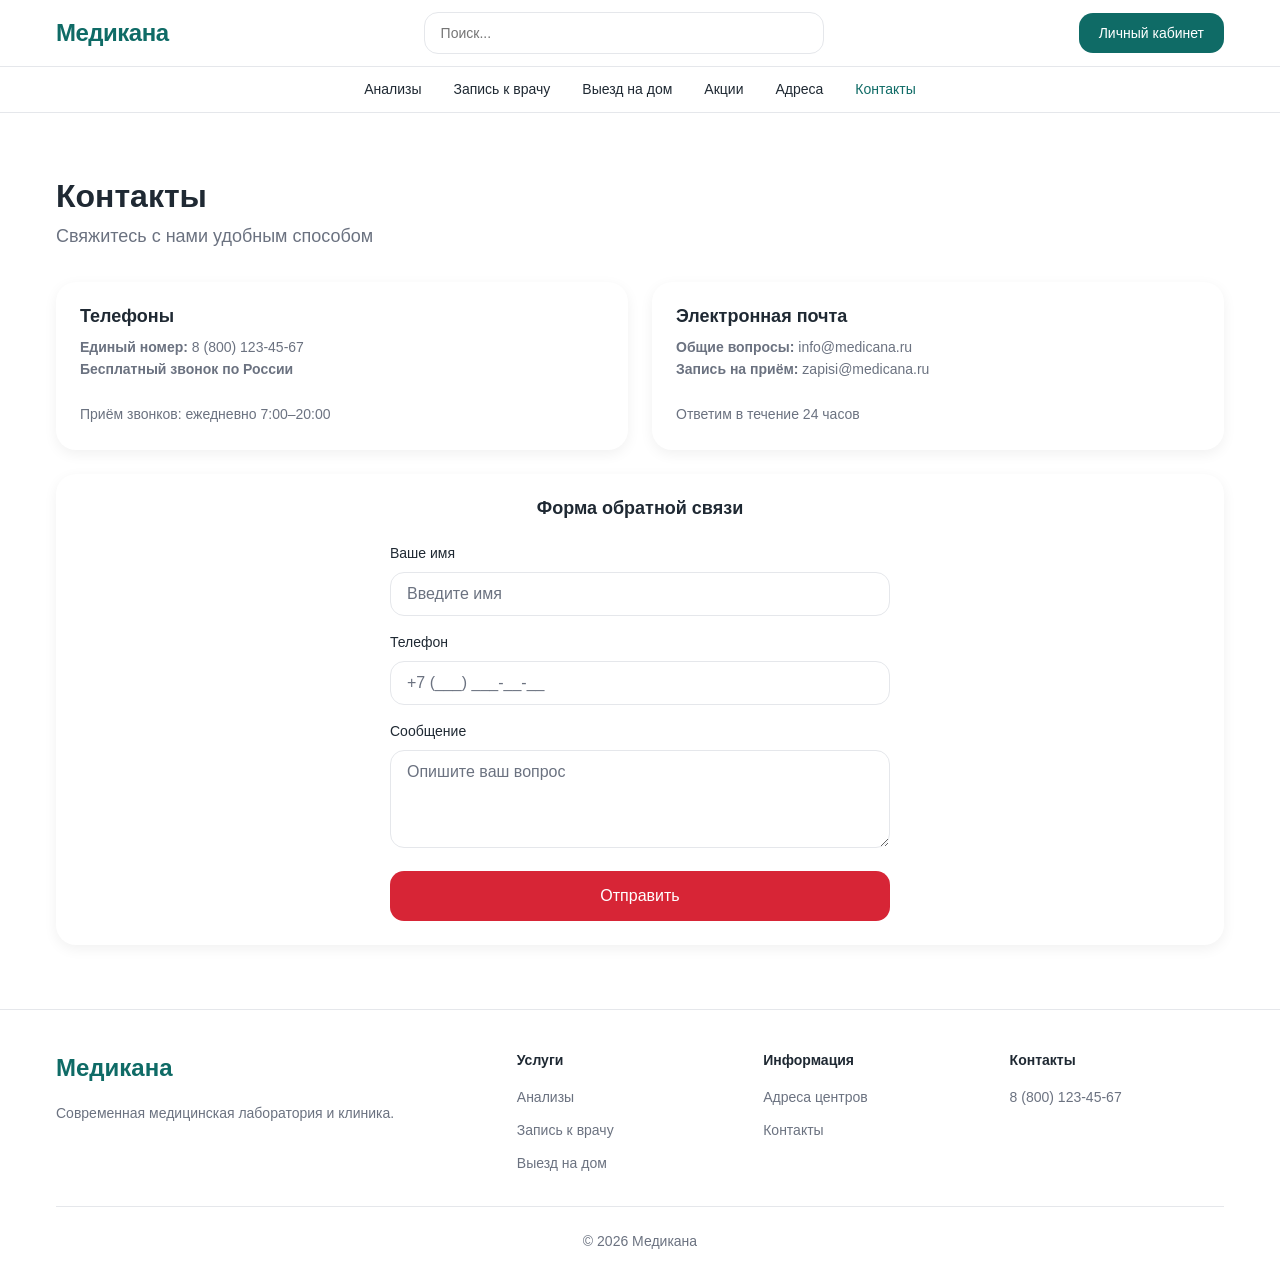
<file: contacts.html>
<!DOCTYPE html>
<html lang="ru">
<head>
  <meta charset="UTF-8">
  <meta name="viewport" content="width=device-width, initial-scale=1.0">
  <title>Контакты — Медикана</title>
  <link rel="stylesheet" href="assets/css/variables.css">
  <link rel="stylesheet" href="assets/css/reset.css">
  <link rel="stylesheet" href="assets/css/layout.css">
  <link rel="stylesheet" href="assets/css/components.css">
</head>
<body>
  <header class="header">
    <div class="header-top">
      <div class="container">
        <div class="header-top-inner">
          <a href="index.html" class="logo">Медикана</a>
          <div class="search-box">
            <input type="text" placeholder="Поиск...">
          </div>
          <button class="btn btn-secondary">Личный кабинет</button>
          <button class="menu-toggle">
            <span></span><span></span><span></span>
          </button>
        </div>
      </div>
    </div>
    <div class="header-bottom">
      <div class="container">
        <nav class="nav">
          <a href="catalog.html" class="nav-link">Анализы</a>
          <a href="doctors.html" class="nav-link">Запись к врачу</a>
          <a href="home-visit.html" class="nav-link">Выезд на дом</a>
          <a href="promotions.html" class="nav-link">Акции</a>
          <a href="centers.html" class="nav-link">Адреса</a>
          <a href="contacts.html" class="nav-link active">Контакты</a>
        </nav>
      </div>
    </div>
  </header>

  <main class="section" style="background: var(--color-white);">
    <div class="container">
      <h1 class="section-title">Контакты</h1>
      <p class="section-subtitle">Свяжитесь с нами удобным способом</p>
      <div class="grid grid-2">
        <div class="card">
          <h3 class="card-title">Телефоны</h3>
          <p class="card-text">
            <strong>Единый номер:</strong> 8 (800) 123-45-67<br>
            <strong>Бесплатный звонок по России</strong><br><br>
            Приём звонков: ежедневно 7:00–20:00
          </p>
        </div>
        <div class="card">
          <h3 class="card-title">Электронная почта</h3>
          <p class="card-text">
            <strong>Общие вопросы:</strong> info@medicana.ru<br>
            <strong>Запись на приём:</strong> zapisi@medicana.ru<br><br>
            Ответим в течение 24 часов
          </p>
        </div>
      </div>
      <div class="card" style="margin-top: var(--spacing-6);">
        <h3 class="card-title" style="text-align: center; margin-bottom: var(--spacing-6);">Форма обратной связи</h3>
        <form style="max-width: 500px; margin: 0 auto;">
          <div style="margin-bottom: var(--spacing-4);">
            <label style="display: block; margin-bottom: var(--spacing-2); font-size: var(--font-size-sm); font-weight: 500;">Ваше имя</label>
            <input type="text" class="input" placeholder="Введите имя">
          </div>
          <div style="margin-bottom: var(--spacing-4);">
            <label style="display: block; margin-bottom: var(--spacing-2); font-size: var(--font-size-sm); font-weight: 500;">Телефон</label>
            <input type="tel" class="input" placeholder="+7 (___) ___-__-__">
          </div>
          <div style="margin-bottom: var(--spacing-4);">
            <label style="display: block; margin-bottom: var(--spacing-2); font-size: var(--font-size-sm); font-weight: 500;">Сообщение</label>
            <textarea class="input" rows="4" placeholder="Опишите ваш вопрос"></textarea>
          </div>
          <button type="submit" class="btn btn-primary btn-lg" style="width: 100%;">Отправить</button>
        </form>
      </div>
    </div>
  </main>

  <footer class="footer">
    <div class="container">
      <div class="footer-grid">
        <div>
          <div class="footer-logo">Медикана</div>
          <p class="footer-text">Современная медицинская лаборатория и клиника.</p>
        </div>
        <div>
          <div class="footer-title">Услуги</div>
          <div class="footer-links">
            <a href="catalog.html">Анализы</a>
            <a href="doctors.html">Запись к врачу</a>
            <a href="home-visit.html">Выезд на дом</a>
          </div>
        </div>
        <div>
          <div class="footer-title">Информация</div>
          <div class="footer-links">
            <a href="centers.html">Адреса центров</a>
            <a href="contacts.html">Контакты</a>
          </div>
        </div>
        <div>
          <div class="footer-title">Контакты</div>
          <div class="footer-links">
            <a href="tel:88001234567">8 (800) 123-45-67</a>
          </div>
        </div>
      </div>
      <div class="footer-bottom">© 2026 Медикана</div>
    </div>
  </footer>

  <script src="assets/js/api.js"></script>
  <script src="assets/js/ui.js"></script>
  <script src="assets/js/forms.js"></script>
  <script src="assets/js/store.js"></script>
  <script src="assets/js/actions.js"></script>
  <script src="assets/js/cart.js"></script>
  <script src="assets/js/contacts-ajax.js"></script>
  <script src="assets/js/main.js"></script>
  <script src="assets/js/menu.js"></script>
</body>
</html>
</file>
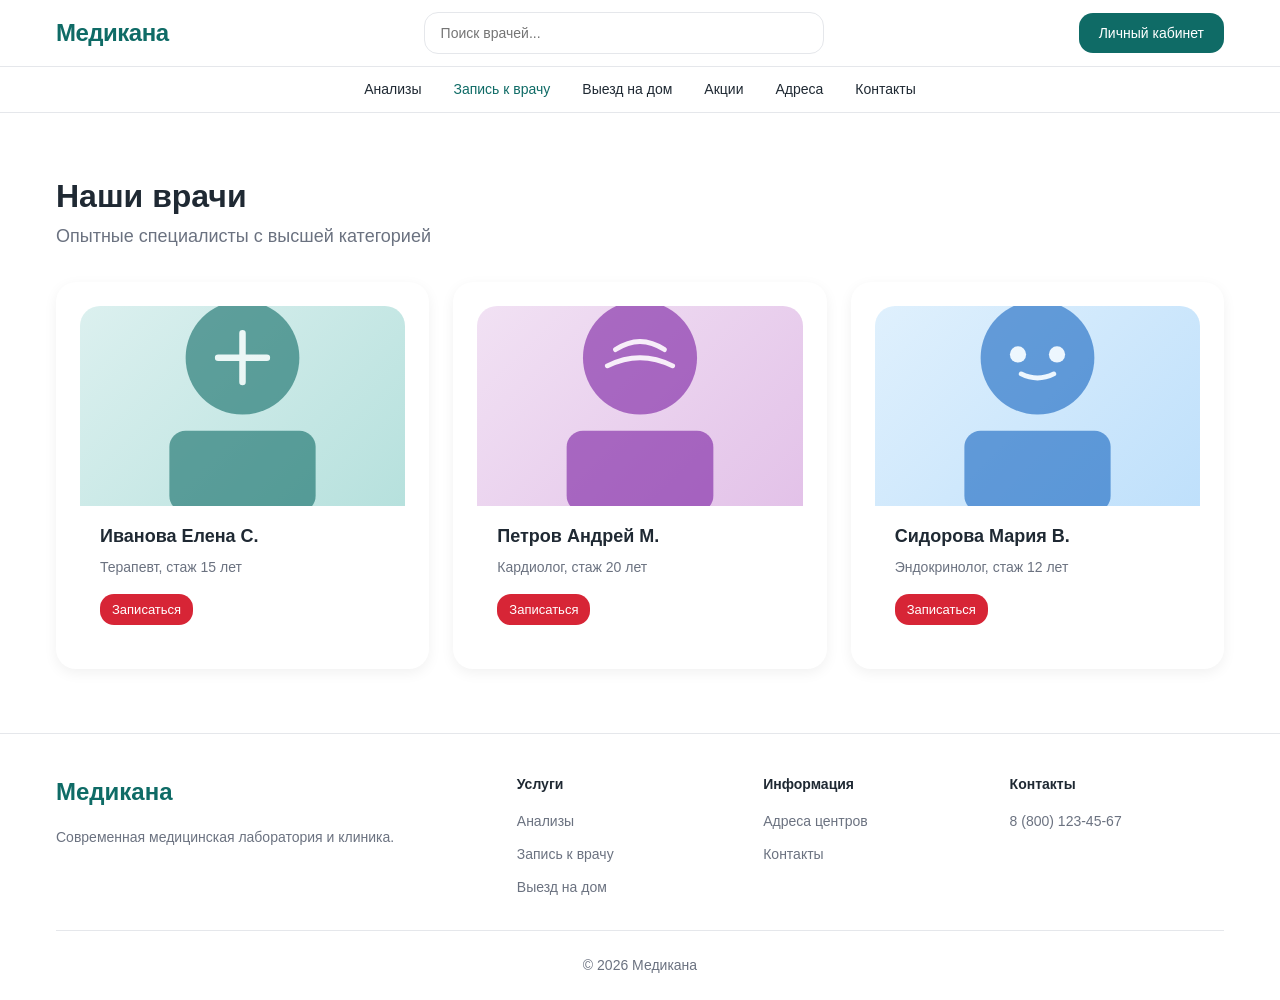
<file: doctors-old.html>
<!DOCTYPE html>
<html lang="ru">
<head>
  <meta charset="UTF-8">
  <meta name="viewport" content="width=device-width, initial-scale=1.0">
  <title>Врачи — Медикана</title>
  <link rel="stylesheet" href="assets/css/variables.css">
  <link rel="stylesheet" href="assets/css/reset.css">
  <link rel="stylesheet" href="assets/css/layout.css">
  <link rel="stylesheet" href="assets/css/components.css">
</head>
<body>
  <header class="header">
    <div class="header-top">
      <div class="container">
        <div class="header-top-inner">
          <a href="index.html" class="logo">Медикана</a>
          <div class="search-box">
            <input type="text" placeholder="Поиск врачей...">
          </div>
          <button class="btn btn-secondary">Личный кабинет</button>
          <button class="menu-toggle">
            <span></span><span></span><span></span>
          </button>
        </div>
      </div>
    </div>
    <div class="header-bottom">
      <div class="container">
        <nav class="nav">
          <a href="catalog.html" class="nav-link">Анализы</a>
          <a href="doctors.html" class="nav-link active">Запись к врачу</a>
          <a href="home-visit.html" class="nav-link">Выезд на дом</a>
          <a href="promotions.html" class="nav-link">Акции</a>
          <a href="centers.html" class="nav-link">Адреса</a>
          <a href="contacts.html" class="nav-link">Контакты</a>
        </nav>
      </div>
    </div>
  </header>

  <main class="section" style="background: var(--color-white);">
    <div class="container">
      <h1 class="section-title">Наши врачи</h1>
      <p class="section-subtitle">Опытные специалисты с высшей категорией</p>
      <div class="grid grid-3">
        <div class="card">
          <img src="assets/images/doctors/doctor-1.svg" alt="Иванова Елена С. - Терапевт" class="doctor-card__image">
          <div style="padding: var(--spacing-5);">
            <h3 class="card-title">Иванова Елена С.</h3>
            <p class="card-text">Терапевт, стаж 15 лет</p>
            <button class="btn btn-primary btn-sm" style="margin-top: var(--spacing-4);">Записаться</button>
          </div>
        </div>
        <div class="card">
          <img src="assets/images/doctors/doctor-2.svg" alt="Петров Андрей М. - Кардиолог" class="doctor-card__image">
          <div style="padding: var(--spacing-5);">
            <h3 class="card-title">Петров Андрей М.</h3>
            <p class="card-text">Кардиолог, стаж 20 лет</p>
            <button class="btn btn-primary btn-sm" style="margin-top: var(--spacing-4);">Записаться</button>
          </div>
        </div>
        <div class="card">
          <img src="assets/images/doctors/doctor-3.svg" alt="Сидорова Мария В. - Эндокринолог" class="doctor-card__image">
          <div style="padding: var(--spacing-5);">
            <h3 class="card-title">Сидорова Мария В.</h3>
            <p class="card-text">Эндокринолог, стаж 12 лет</p>
            <button class="btn btn-primary btn-sm" style="margin-top: var(--spacing-4);">Записаться</button>
          </div>
        </div>
      </div>
    </div>
  </main>

  <footer class="footer">
    <div class="container">
      <div class="footer-grid">
        <div>
          <div class="footer-logo">Медикана</div>
          <p class="footer-text">Современная медицинская лаборатория и клиника.</p>
        </div>
        <div>
          <div class="footer-title">Услуги</div>
          <div class="footer-links">
            <a href="catalog.html">Анализы</a>
            <a href="doctors.html">Запись к врачу</a>
            <a href="home-visit.html">Выезд на дом</a>
          </div>
        </div>
        <div>
          <div class="footer-title">Информация</div>
          <div class="footer-links">
            <a href="centers.html">Адреса центров</a>
            <a href="contacts.html">Контакты</a>
          </div>
        </div>
        <div>
          <div class="footer-title">Контакты</div>
          <div class="footer-links">
            <a href="tel:88001234567">8 (800) 123-45-67</a>
          </div>
        </div>
      </div>
      <div class="footer-bottom">© 2026 Медикана</div>
    </div>
  </footer>

  <script src="assets/js/main.js"></script>
  <script src="assets/js/menu.js"></script>
</body>
</html>
</file>
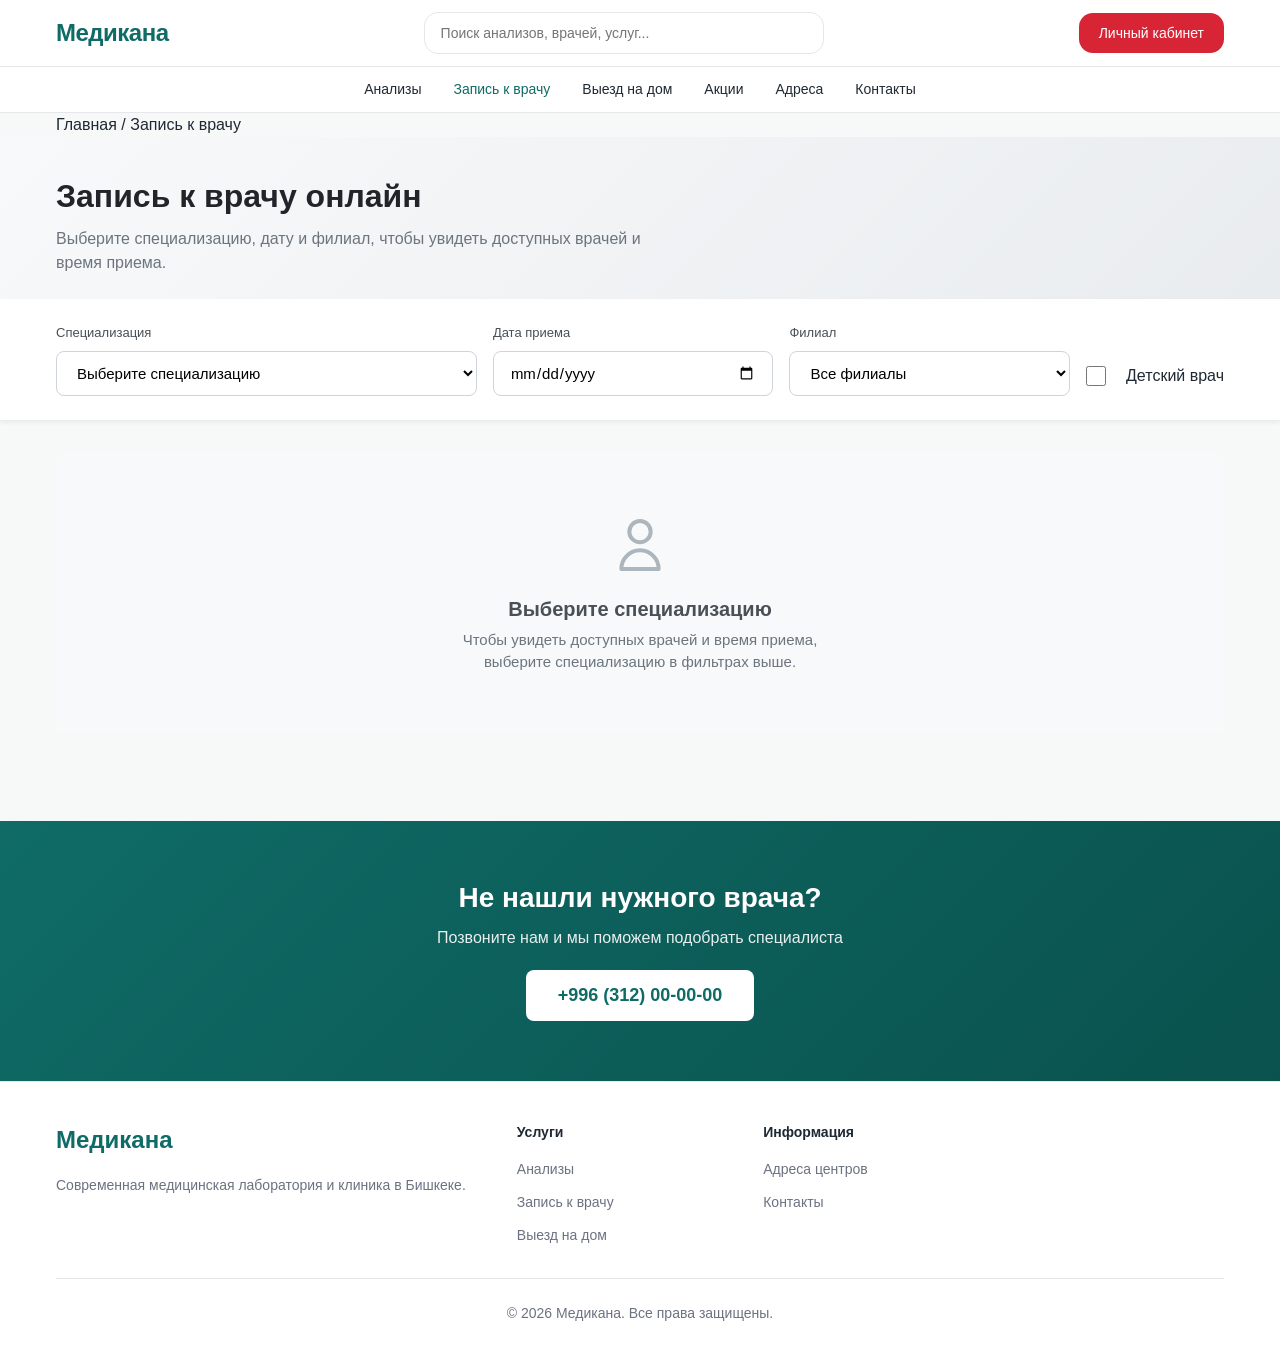
<file: doctors.html>
<!DOCTYPE html>
<html lang="ru">
<head>
  <meta charset="UTF-8">
  <meta name="viewport" content="width=device-width, initial-scale=1.0">
  <title>Запись к врачу онлайн — Медикана</title>
  <link rel="stylesheet" href="assets/css/variables.css">
  <link rel="stylesheet" href="assets/css/reset.css">
  <link rel="stylesheet" href="assets/css/layout.css">
  <link rel="stylesheet" href="assets/css/components.css">
  <link rel="stylesheet" href="assets/css/doctors.css">
</head>
<body>
  <header class="header">
    <div class="header-top">
      <div class="container">
        <div class="header-top-inner">
          <a href="index.html" class="logo">Медикана</a>
          <div class="search-box">
            <input type="text" placeholder="Поиск анализов, врачей, услуг...">
          </div>
          <button class="btn btn-primary">Личный кабинет</button>
          <button class="menu-toggle"><span></span><span></span><span></span></button>
        </div>
      </div>
    </div>
    <div class="header-bottom">
      <div class="container">
        <nav class="nav">
          <a href="catalog.html" class="nav-link">Анализы</a>
          <a href="doctors.html" class="nav-link active">Запись к врачу</a>
          <a href="home-visit.html" class="nav-link">Выезд на дом</a>
          <a href="promotions.html" class="nav-link">Акции</a>
          <a href="centers.html" class="nav-link">Адреса</a>
          <a href="contacts.html" class="nav-link">Контакты</a>
        </nav>
      </div>
    </div>
  </header>

  <!-- Breadcrumb -->
  <nav class="breadcrumb">
    <div class="container">
      <div class="breadcrumb__inner">
        <a href="index.html" class="breadcrumb__item">Главная</a>
        <span class="breadcrumb__separator">/</span>
        <span class="breadcrumb__current">Запись к врачу</span>
      </div>
    </div>
  </nav>

  <!-- Page Header -->
  <section class="booking-page-header">
    <div class="container">
      <h1 class="booking-page-title">Запись к врачу онлайн</h1>
      <p class="booking-page-subtitle">Выберите специализацию, дату и филиал, чтобы увидеть доступных врачей и время приема.</p>
    </div>
  </section>

  <!-- Filters Panel -->
  <section class="booking-filters">
    <div class="container">
      <div class="booking-filters__row">
        <div class="booking-filter">
          <label class="booking-filter__label">Специализация</label>
          <select class="booking-filter__control" id="filter-specialty">
            <option value="">Выберите специализацию</option>
            <option value="therapist">Терапевт</option>
            <option value="cardiologist">Кардиолог</option>
            <option value="neurologist">Невролог</option>
            <option value="endocrinologist">Эндокринолог</option>
            <option value="pediatrician">Педиатр</option>
            <option value="gynecologist">Гинеколог</option>
          </select>
        </div>
        <div class="booking-filter">
          <label class="booking-filter__label">Дата приема</label>
          <input type="date" class="booking-filter__control" id="filter-date">
        </div>
        <div class="booking-filter">
          <label class="booking-filter__label">Филиал</label>
          <select class="booking-filter__control" id="filter-branch">
            <option value="">Все филиалы</option>
            <option value="center">Центральный филиал</option>
            <option value="south">Южный филиал</option>
            <option value="east">Восточный филиал</option>
          </select>
        </div>
        <div class="booking-filter booking-filter--checkbox">
          <label class="booking-filter__checkbox">
            <input type="checkbox" id="filter-child">
            <span class="booking-filter__checkmark"></span>
            <span class="booking-filter__checkbox-label">Детский врач</span>
          </label>
        </div>
      </div>
    </div>
  </section>

  <!-- Results Section -->
  <section class="booking-results">
    <div class="container">
      <!-- Loading State -->
      <div class="booking-loading" id="loading-state" style="display: none;">
        <div class="booking-skeleton-card">
          <div class="booking-skeleton booking-skeleton--photo"></div>
          <div class="booking-skeleton-content">
            <div class="booking-skeleton booking-skeleton--line" style="width: 60%"></div>
            <div class="booking-skeleton booking-skeleton--line" style="width: 40%"></div>
            <div class="booking-skeleton booking-skeleton--line" style="width: 80%"></div>
          </div>
        </div>
        <div class="booking-skeleton-card">
          <div class="booking-skeleton booking-skeleton--photo"></div>
          <div class="booking-skeleton-content">
            <div class="booking-skeleton booking-skeleton--line" style="width: 50%"></div>
            <div class="booking-skeleton booking-skeleton--line" style="width: 70%"></div>
            <div class="booking-skeleton booking-skeleton--line" style="width: 45%"></div>
          </div>
        </div>
      </div>

      <!-- Empty State -->
      <div class="booking-empty" id="empty-state">
        <div class="booking-empty__icon">
          <svg xmlns="http://www.w3.org/2000/svg" fill="none" viewBox="0 0 24 24" stroke="currentColor" stroke-width="1.5">
            <path stroke-linecap="round" stroke-linejoin="round" d="M16 7a4 4 0 11-8 0 4 4 0 018 0zM12 14a7 7 0 00-7 7h14a7 7 0 00-7-7z"/>
          </svg>
        </div>
        <h3 class="booking-empty__title">Выберите специализацию</h3>
        <p class="booking-empty__text">Чтобы увидеть доступных врачей и время приема, выберите специализацию в фильтрах выше.</p>
      </div>

      <!-- Doctors List -->
      <div class="doctors-booking-list" id="doctors-list"></div>
    </div>
  </section>

  <!-- CTA Block -->
  <section class="booking-cta">
    <div class="container">
      <div class="booking-cta__content">
        <h2 class="booking-cta__title">Не нашли нужного врача?</h2>
        <p class="booking-cta__text">Позвоните нам и мы поможем подобрать специалиста</p>
        <a href="tel:+996312000000" class="booking-cta__phone">+996 (312) 00-00-00</a>
      </div>
    </div>
  </section>

  <footer class="footer">
    <div class="container">
      <div class="footer-grid">
        <div>
          <div class="footer-logo">Медикана</div>
          <p class="footer-text">Современная медицинская лаборатория и клиника в Бишкеке.</p>
        </div>
        <div>
          <div class="footer-title">Услуги</div>
          <div class="footer-links">
            <a href="catalog.html">Анализы</a>
            <a href="doctors.html">Запись к врачу</a>
            <a href="home-visit.html">Выезд на дом</a>
          </div>
        </div>
        <div>
          <div class="footer-title">Информация</div>
          <div class="footer-links">
            <a href="centers.html">Адреса центров</a>
            <a href="contacts.html">Контакты</a>
          </div>
        </div>
      </div>
      <div class="footer-bottom">© 2026 Медикана. Все права защищены.</div>
    </div>
  </footer>

  <!-- Booking Modal -->
  <div class="booking-modal" id="booking-modal">
    <div class="booking-modal__overlay"></div>
    <div class="booking-modal__content">
      <button class="booking-modal__close" id="modal-close">&times;</button>
      <h3 class="booking-modal__title">Подтвердите запись</h3>
      <div class="booking-modal__info" id="modal-info"></div>
      <form class="booking-form" id="booking-form">
        <div class="booking-form__field">
          <label>Ваше имя</label>
          <input type="text" name="name" required placeholder="Введите имя">
        </div>
        <div class="booking-form__field">
          <label>Телефон</label>
          <input type="tel" name="phone" required placeholder="+996 XXX XXX XXX">
        </div>
        <div class="booking-form__field">
          <label>Комментарий (опционально)</label>
          <textarea name="comment" rows="3" placeholder="Опишите симптомы или вопросы"></textarea>
        </div>
        <button type="submit" class="booking-form__submit">Записаться</button>
      </form>
    </div>
  </div>

  <script src="assets/js/api.js"></script>
  <script src="assets/js/doctors-booking.js"></script>
</body>
</html>
</file>
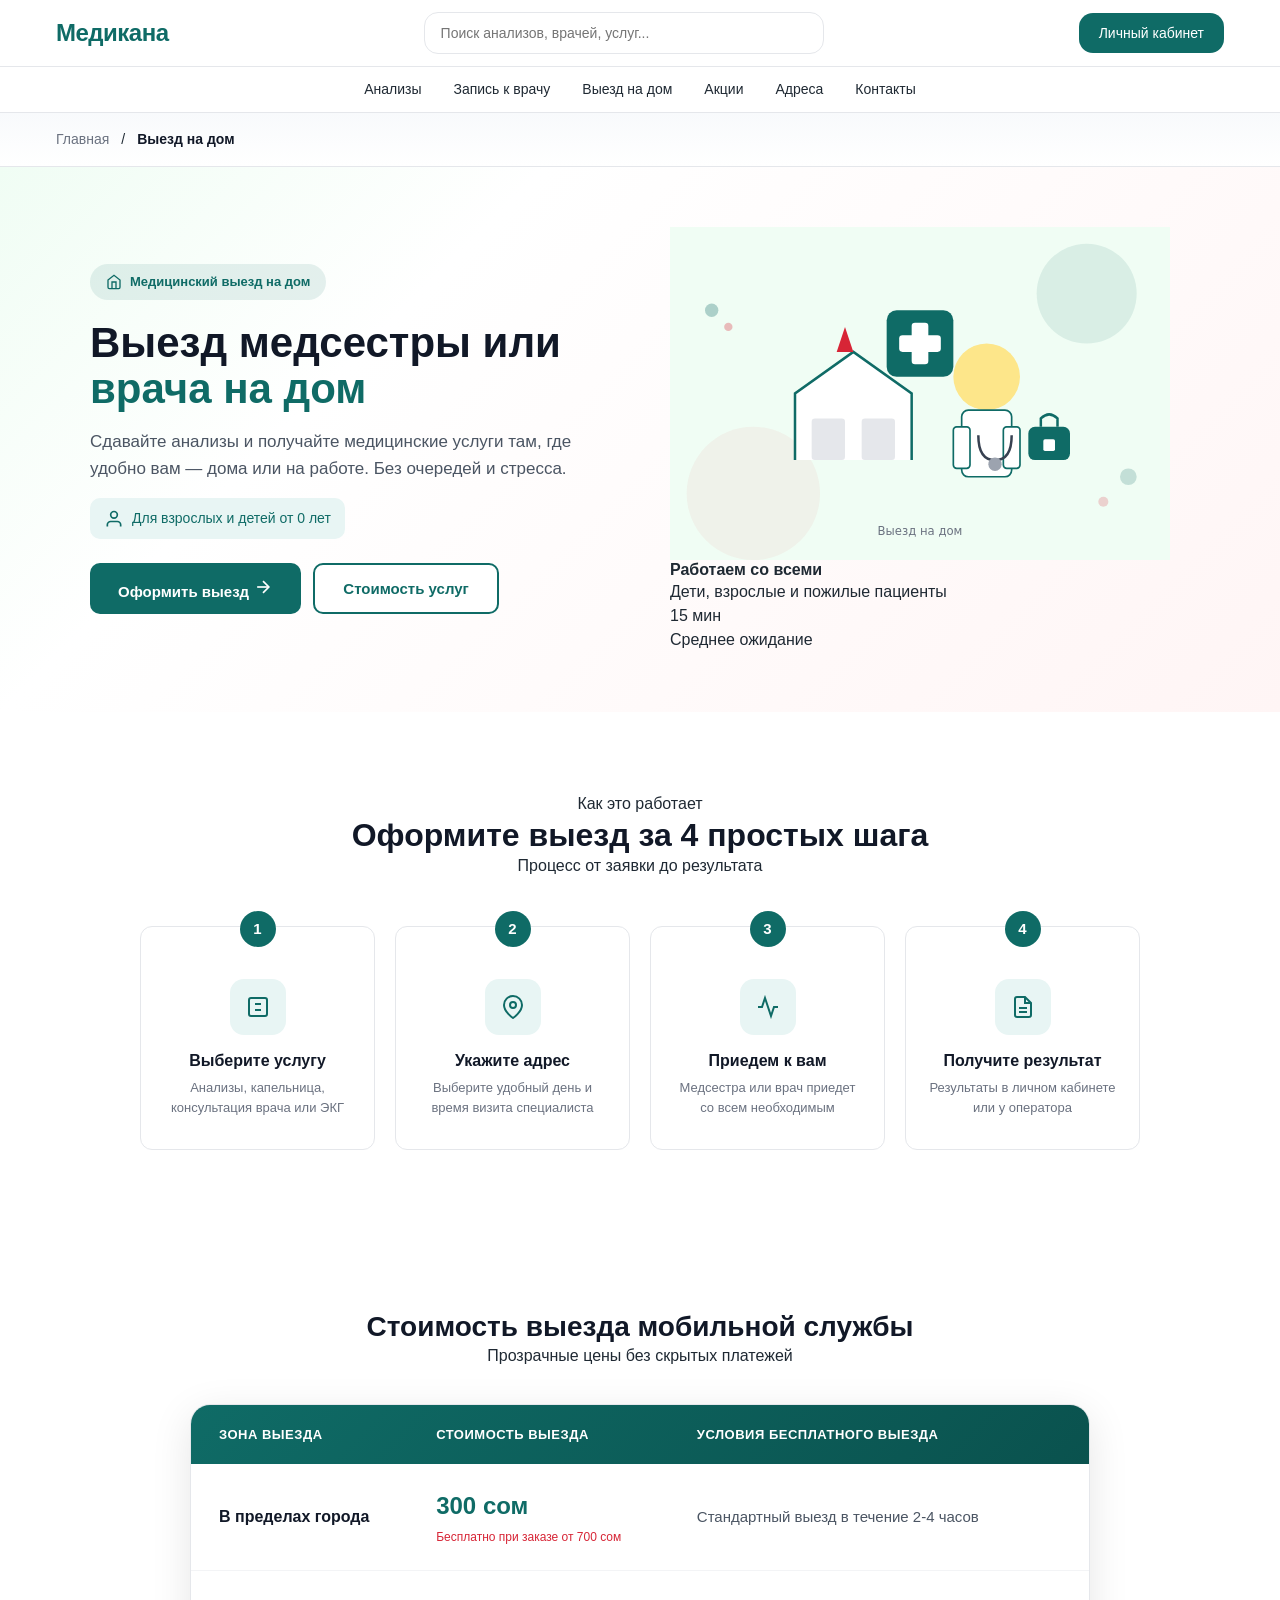
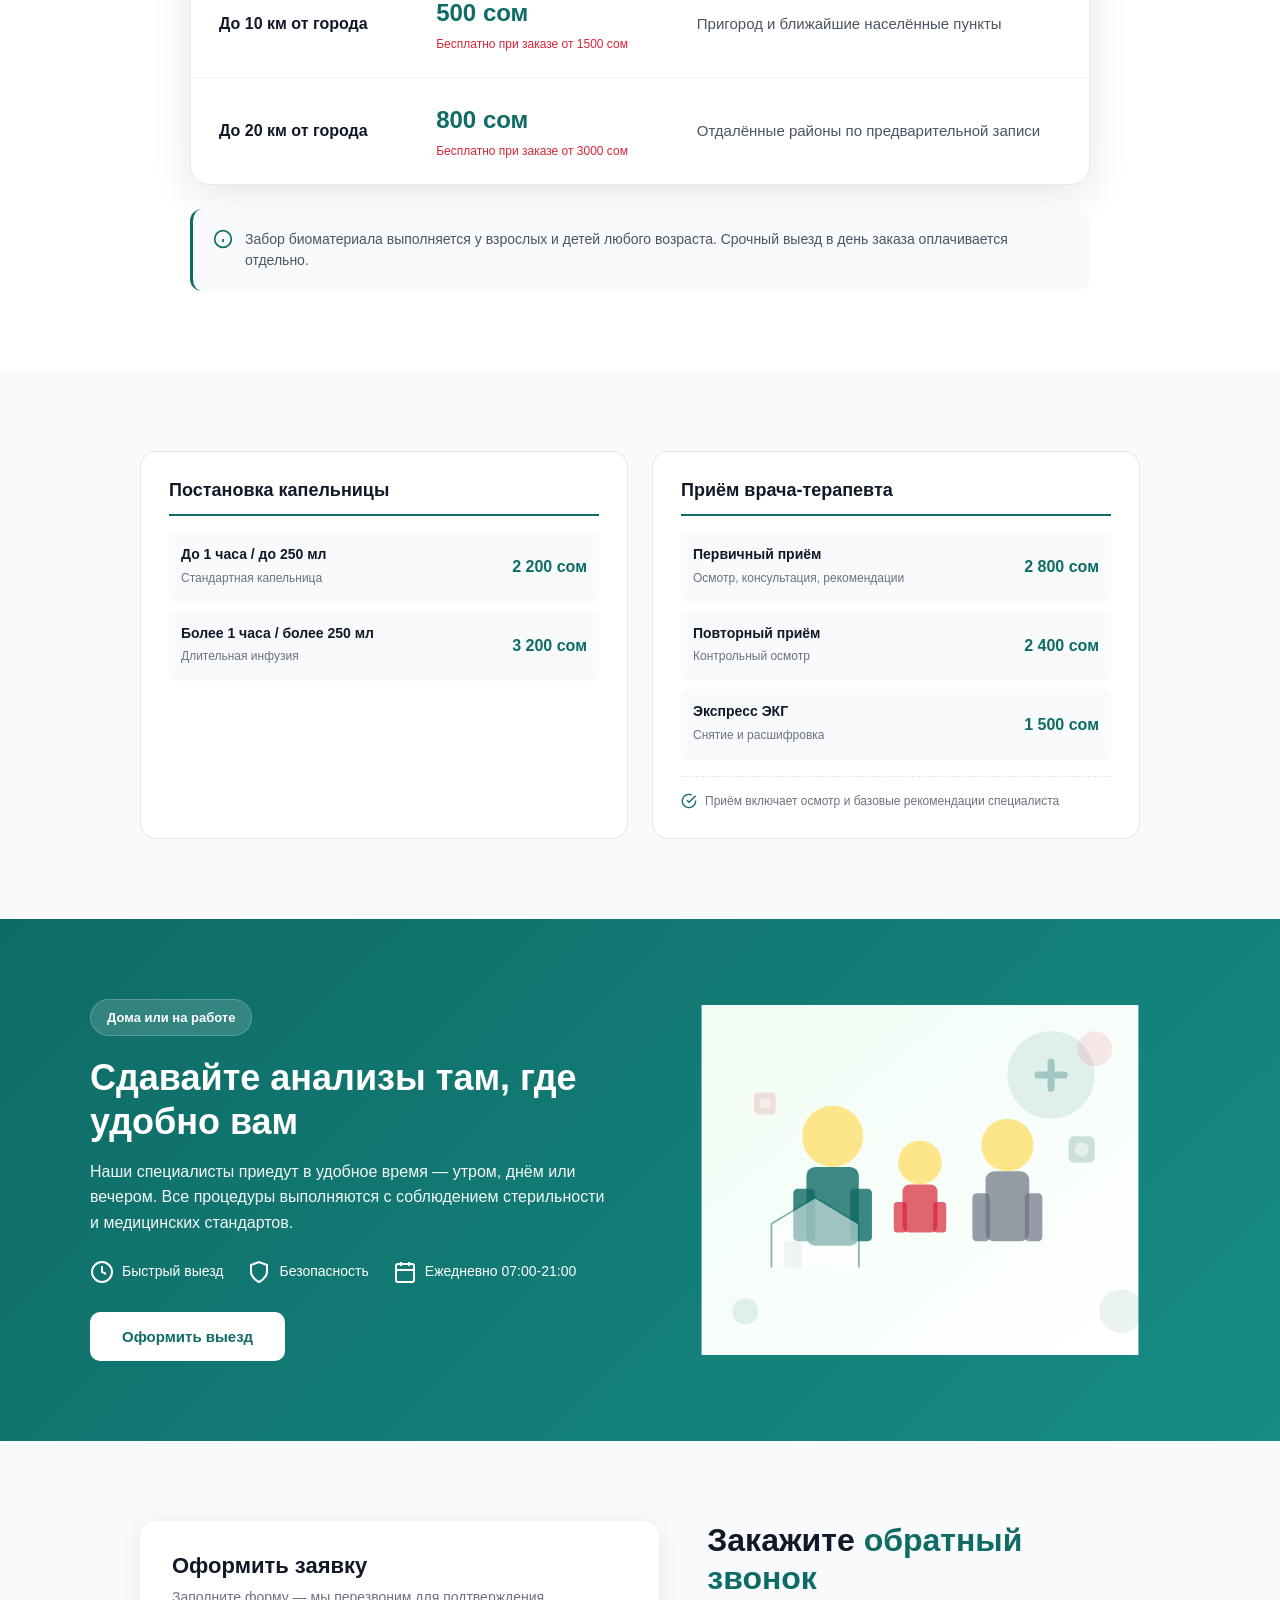
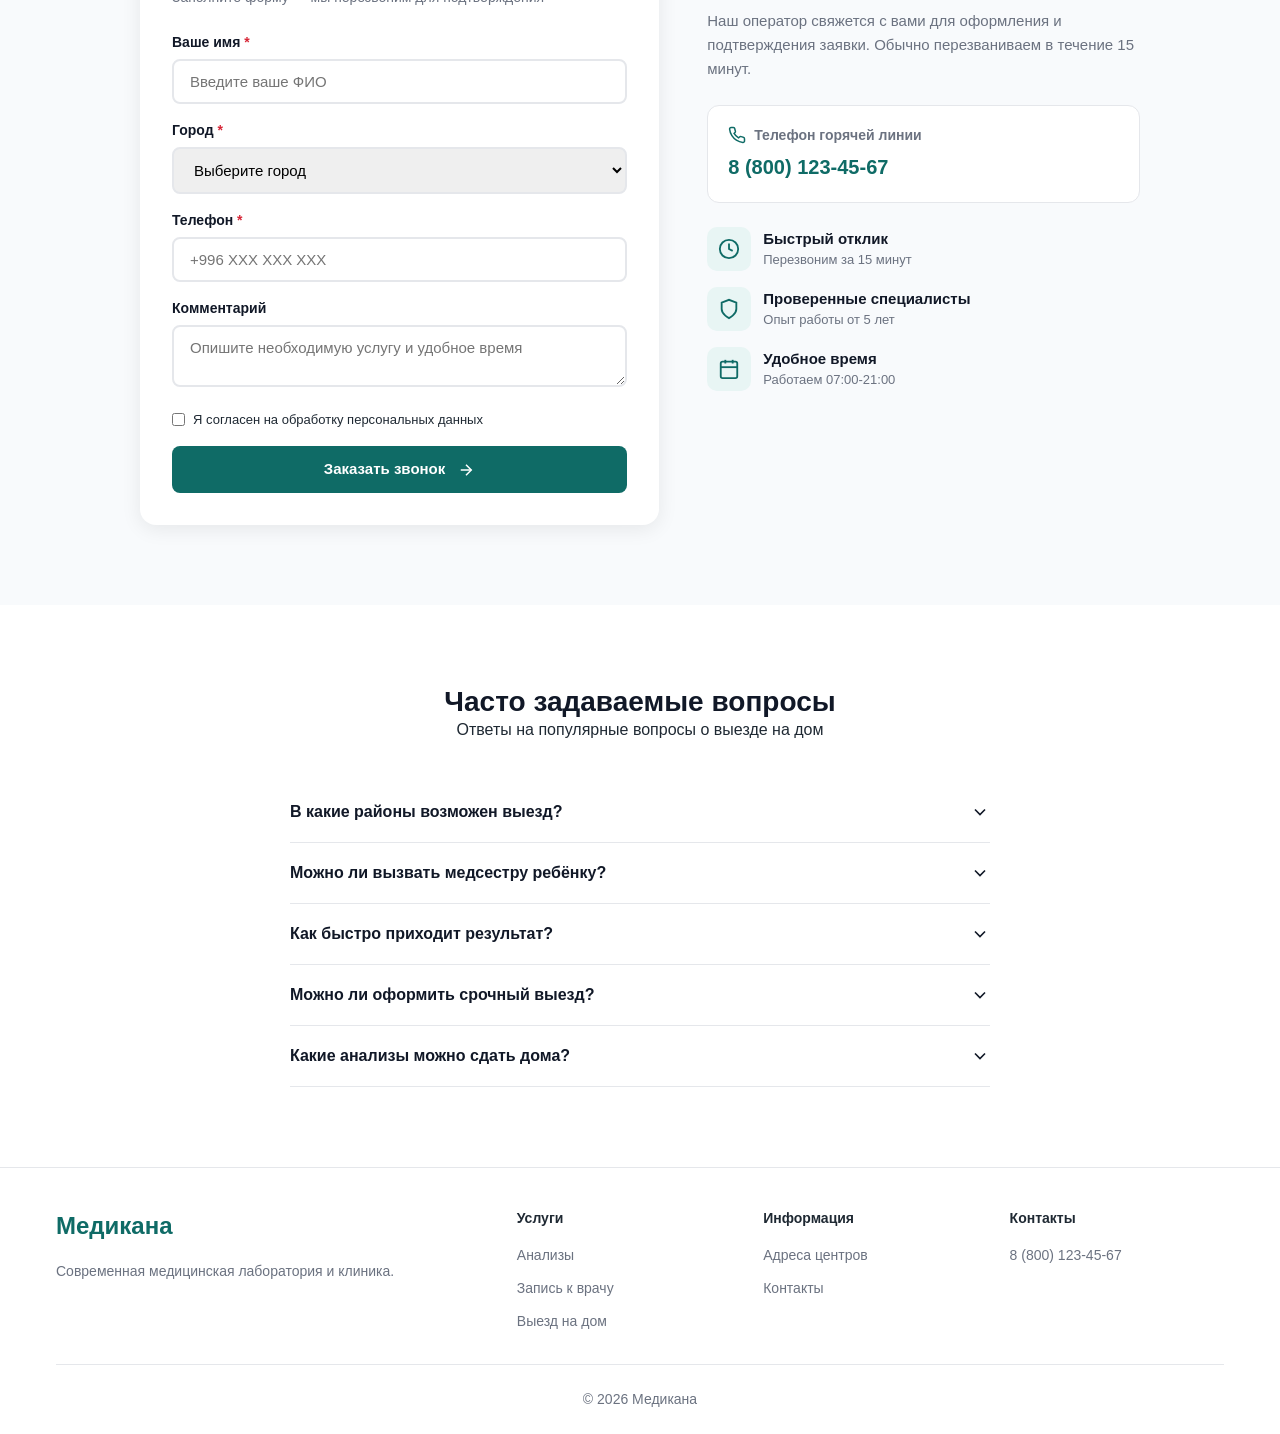
<file: home-visit.html>
<!DOCTYPE html>
<html lang="ru">
<head>
  <meta charset="UTF-8">
  <meta name="viewport" content="width=device-width, initial-scale=1.0">
  <title>Выезд на дом — Медикана</title>
  <link rel="stylesheet" href="assets/css/variables.css">
  <link rel="stylesheet" href="assets/css/reset.css">
  <link rel="stylesheet" href="assets/css/layout.css">
  <link rel="stylesheet" href="assets/css/components.css">
  <link rel="stylesheet" href="assets/css/home-visit.css">
</head>
<body class="home-visit-page">

  <!-- Header -->
  <header class="header">
    <div class="header-top">
      <div class="container">
        <div class="header-top-inner">
          <a href="index.html" class="logo">Медикана</a>
          <div class="search-box">
            <input type="text" placeholder="Поиск анализов, врачей, услуг...">
          </div>
          <button class="btn btn-secondary">Личный кабинет</button>
          <button class="menu-toggle" data-action="toggle-menu">
            <span></span><span></span><span></span>
          </button>
        </div>
      </div>
    </div>
    <div class="header-bottom">
      <div class="container">
        <nav class="nav">
          <a href="catalog.html" class="nav-link">Анализы</a>
          <a href="doctors.html" class="nav-link">Запись к врачу</a>
          <a href="home-visit.html" class="nav-link nav-link--active">Выезд на дом</a>
          <a href="promotions.html" class="nav-link">Акции</a>
          <a href="centers.html" class="nav-link">Адреса</a>
          <a href="contacts.html" class="nav-link">Контакты</a>
        </nav>
      </div>
    </div>
  </header>

  <!-- Breadcrumb -->
  <nav class="hv-breadcrumb">
    <div class="container">
      <div class="hv-breadcrumb__inner">
        <a href="index.html" class="hv-breadcrumb__item">Главная</a>
        <span class="hv-breadcrumb__separator">/</span>
        <span class="hv-breadcrumb__current">Выезд на дом</span>
      </div>
    </div>
  </nav>

  <!-- Hero Section -->
  <section class="hv-hero">
    <div class="container">
      <div class="hv-hero__layout">
        <div class="hv-hero__content">
          <div class="hv-hero__badge">
            <svg viewBox="0 0 24 24" fill="none" stroke="currentColor" stroke-width="2">
              <path d="M3 9l9-7 9 7v11a2 2 0 0 1-2 2H5a2 2 0 0 1-2-2z"/>
              <polyline points="9 22 9 12 15 12 15 22"/>
            </svg>
            Медицинский выезд на дом
          </div>
          <h1 class="hv-hero__title">
            Выезд медсестры или <span class="hv-hero__title-accent">врача на дом</span>
          </h1>
          <p class="hv-hero__text">
            Сдавайте анализы и получайте медицинские услуги там, где удобно вам — дома или на работе. Без очередей и стресса.
          </p>
          <div class="hv-hero__note">
            <svg width="20" height="20" viewBox="0 0 24 24" fill="none" stroke="currentColor" stroke-width="2">
              <path d="M20 21v-2a4 4 0 0 0-4-4H8a4 4 0 0 0-4 4v2"/>
              <circle cx="12" cy="7" r="4"/>
            </svg>
            Для взрослых и детей от 0 лет
          </div>
          <div class="hv-hero__actions">
            <button class="hv-hero__btn hv-hero__btn-primary" data-action="scroll-to" data-target="hv-form-section">
              Оформить выезд
              <svg width="20" height="20" viewBox="0 0 24 24" fill="none" stroke="currentColor" stroke-width="2">
                <line x1="5" y1="12" x2="19" y2="12"/>
                <polyline points="12 5 19 12 12 19"/>
              </svg>
            </button>
            <button class="hv-hero__btn hv-hero__btn-secondary" data-action="scroll-to" data-target="hv-pricing">
              Стоимость услуг
            </button>
          </div>
        </div>
        <div class="hv-hero__visual">
          <div class="hv-hero__image-wrapper">
            <img src="assets/images/home-visit/hero-image.svg" alt="Выезд на дом" class="hv-hero__image">
          </div>
          <div class="hv-hero__floating-badge">
            <h4>Работаем со всеми</h4>
            <p>Дети, взрослые и пожилые пациенты</p>
          </div>
          <div class="hv-hero__stats">
            <div class="hv-hero__stats-number">15 мин</div>
            <div class="hv-hero__stats-label">Среднее ожидание</div>
          </div>
        </div>
      </div>
    </div>
  </section>

  <!-- Steps Section -->
  <section class="hv-steps">
    <div class="container">
      <div class="hv-steps__header">
        <span class="hv-steps__label">Как это работает</span>
        <h2 class="hv-steps__title">Оформите выезд за 4 простых шага</h2>
        <p class="hv-steps__subtitle">Процесс от заявки до результата</p>
      </div>
      <div class="hv-steps__grid">
        <div class="hv-step">
          <div class="hv-step__number">1</div>
          <div class="hv-step__icon">
            <svg viewBox="0 0 24 24" fill="none" stroke="currentColor" stroke-width="2">
              <rect x="3" y="3" width="18" height="18" rx="2"/>
              <line x1="9" y1="9" x2="15" y2="9"/>
              <line x1="9" y1="15" x2="15" y2="15"/>
            </svg>
          </div>
          <h3 class="hv-step__title">Выберите услугу</h3>
          <p class="hv-step__text">Анализы, капельница, консультация врача или ЭКГ</p>
        </div>
        <div class="hv-step">
          <div class="hv-step__number">2</div>
          <div class="hv-step__icon">
            <svg viewBox="0 0 24 24" fill="none" stroke="currentColor" stroke-width="2">
              <path d="M21 10c0 7-9 13-9 13s-9-6-9-13a9 9 0 0 1 18 0z"/>
              <circle cx="12" cy="10" r="3"/>
            </svg>
          </div>
          <h3 class="hv-step__title">Укажите адрес</h3>
          <p class="hv-step__text">Выберите удобный день и время визита специалиста</p>
        </div>
        <div class="hv-step">
          <div class="hv-step__number">3</div>
          <div class="hv-step__icon">
            <svg viewBox="0 0 24 24" fill="none" stroke="currentColor" stroke-width="2">
              <path d="M22 12h-4l-3 9L9 3l-3 9H2"/>
            </svg>
          </div>
          <h3 class="hv-step__title">Приедем к вам</h3>
          <p class="hv-step__text">Медсестра или врач приедет со всем необходимым</p>
        </div>
        <div class="hv-step">
          <div class="hv-step__number">4</div>
          <div class="hv-step__icon">
            <svg viewBox="0 0 24 24" fill="none" stroke="currentColor" stroke-width="2">
              <path d="M14 2H6a2 2 0 0 0-2 2v16a2 2 0 0 0 2 2h12a2 2 0 0 0 2-2V8z"/>
              <polyline points="14 2 14 8 20 8"/>
              <line x1="16" y1="13" x2="8" y2="13"/>
              <line x1="16" y1="17" x2="8" y2="17"/>
            </svg>
          </div>
          <h3 class="hv-step__title">Получите результат</h3>
          <p class="hv-step__text">Результаты в личном кабинете или у оператора</p>
        </div>
      </div>
    </div>
  </section>

  <!-- Pricing Section -->
  <section class="hv-pricing" id="hv-pricing">
    <div class="container">
      <div class="hv-pricing__header">
        <h2 class="hv-pricing__title">Стоимость выезда мобильной службы</h2>
        <p class="hv-pricing__subtitle">Прозрачные цены без скрытых платежей</p>
      </div>
      <div class="hv-pricing__card">
        <table class="hv-pricing__table">
          <thead class="hv-pricing__thead">
            <tr>
              <th>Зона выезда</th>
              <th>Стоимость выезда</th>
              <th>Условия бесплатного выезда</th>
            </tr>
          </thead>
          <tbody>
            <tr class="hv-pricing__row">
              <td class="hv-pricing__cell" data-label="Зона:">
                <span class="hv-pricing__zone">В пределах города</span>
              </td>
              <td class="hv-pricing__cell" data-label="Стоимость:">
                <strong>300 сом</strong>
                <small>Бесплатно при заказе от 700 сом</small>
              </td>
              <td class="hv-pricing__cell" data-label="Условия:">
                Стандартный выезд в течение 2-4 часов
              </td>
            </tr>
            <tr class="hv-pricing__row">
              <td class="hv-pricing__cell" data-label="Зона:">
                <span class="hv-pricing__zone">До 10 км от города</span>
              </td>
              <td class="hv-pricing__cell" data-label="Стоимость:">
                <strong>500 сом</strong>
                <small>Бесплатно при заказе от 1500 сом</small>
              </td>
              <td class="hv-pricing__cell" data-label="Условия:">
                Пригород и ближайшие населённые пункты
              </td>
            </tr>
            <tr class="hv-pricing__row">
              <td class="hv-pricing__cell" data-label="Зона:">
                <span class="hv-pricing__zone">До 20 км от города</span>
              </td>
              <td class="hv-pricing__cell" data-label="Стоимость:">
                <strong>800 сом</strong>
                <small>Бесплатно при заказе от 3000 сом</small>
              </td>
              <td class="hv-pricing__cell" data-label="Условия:">
                Отдалённые районы по предварительной записи
              </td>
            </tr>
          </tbody>
        </table>
      </div>
      <div class="hv-pricing__note">
        <svg viewBox="0 0 24 24" fill="none" stroke="currentColor" stroke-width="2">
          <circle cx="12" cy="12" r="10"/>
          <line x1="12" y1="16" x2="12" y2="12"/>
          <line x1="12" y1="8" x2="12.01" y2="8"/>
        </svg>
        <p>Забор биоматериала выполняется у взрослых и детей любого возраста. Срочный выезд в день заказа оплачивается отдельно.</p>
      </div>
    </div>
  </section>

  <!-- Services Pricing -->
  <section class="hv-services">
    <div class="container">
      <div class="hv-services__grid">
        <div class="hv-service-card">
          <h3 class="hv-service-card__title">Постановка капельницы</h3>
          <div class="hv-service-card__list">
            <div class="hv-service-item">
              <div class="hv-service-item__info">
                <h4>До 1 часа / до 250 мл</h4>
                <span>Стандартная капельница</span>
              </div>
              <div class="hv-service-item__price">2 200 сом</div>
            </div>
            <div class="hv-service-item">
              <div class="hv-service-item__info">
                <h4>Более 1 часа / более 250 мл</h4>
                <span>Длительная инфузия</span>
              </div>
              <div class="hv-service-item__price">3 200 сом</div>
            </div>
          </div>
        </div>
        <div class="hv-service-card">
          <h3 class="hv-service-card__title">Приём врача-терапевта</h3>
          <div class="hv-service-card__list">
            <div class="hv-service-item">
              <div class="hv-service-item__info">
                <h4>Первичный приём</h4>
                <span>Осмотр, консультация, рекомендации</span>
              </div>
              <div class="hv-service-item__price">2 800 сом</div>
            </div>
            <div class="hv-service-item">
              <div class="hv-service-item__info">
                <h4>Повторный приём</h4>
                <span>Контрольный осмотр</span>
              </div>
              <div class="hv-service-item__price">2 400 сом</div>
            </div>
            <div class="hv-service-item">
              <div class="hv-service-item__info">
                <h4>Экспресс ЭКГ</h4>
                <span>Снятие и расшифровка</span>
              </div>
              <div class="hv-service-item__price">1 500 сом</div>
            </div>
          </div>
          <div class="hv-service-card__footer">
            <svg viewBox="0 0 24 24" fill="none" stroke="currentColor" stroke-width="2">
              <path d="M22 11.08V12a10 10 0 1 1-5.93-9.14"/>
              <polyline points="22 4 12 14.01 9 11.01"/>
            </svg>
            <p>Приём включает осмотр и базовые рекомендации специалиста</p>
          </div>
        </div>
      </div>
    </div>
  </section>

  <!-- Promo Section -->
  <section class="hv-promo">
    <div class="container">
      <div class="hv-promo__layout">
        <div class="hv-promo__content">
          <span class="hv-promo__label">Дома или на работе</span>
          <h2 class="hv-promo__title">Сдавайте анализы там, где удобно вам</h2>
          <p class="hv-promo__text">Наши специалисты приедут в удобное время — утром, днём или вечером. Все процедуры выполняются с соблюдением стерильности и медицинских стандартов.</p>
          <div class="hv-promo__features">
            <div class="hv-promo__feature">
              <svg viewBox="0 0 24 24" fill="none" stroke="currentColor" stroke-width="2">
                <circle cx="12" cy="12" r="10"/>
                <polyline points="12 6 12 12 16 14"/>
              </svg>
              <span>Быстрый выезд</span>
            </div>
            <div class="hv-promo__feature">
              <svg viewBox="0 0 24 24" fill="none" stroke="currentColor" stroke-width="2">
                <path d="M12 22s8-4 8-10V5l-8-3-8 3v7c0 6 8 10 8 10z"/>
              </svg>
              <span>Безопасность</span>
            </div>
            <div class="hv-promo__feature">
              <svg viewBox="0 0 24 24" fill="none" stroke="currentColor" stroke-width="2">
                <rect x="3" y="4" width="18" height="18" rx="2"/>
                <line x1="16" y1="2" x2="16" y2="6"/>
                <line x1="8" y1="2" x2="8" y2="6"/>
                <line x1="3" y1="10" x2="21" y2="10"/>
              </svg>
              <span>Ежедневно 07:00-21:00</span>
            </div>
          </div>
          <button class="hv-promo__btn" data-action="scroll-to" data-target="hv-form-section">
            Оформить выезд
          </button>
        </div>
        <div class="hv-promo__visual">
          <div class="hv-promo__image-wrapper">
            <img src="assets/images/home-visit/promo-family.svg" alt="Медицинский выезд" class="hv-promo__image">
          </div>
        </div>
      </div>
    </div>
  </section>

  <!-- Form Section -->
  <section class="hv-form-section" id="hv-form-section">
    <div class="container">
      <div class="hv-form-section__layout">
        <div class="hv-form-card">
          <h3 class="hv-form-card__title">Оформить заявку</h3>
          <p class="hv-form-card__subtitle">Заполните форму — мы перезвоним для подтверждения</p>
          <form class="hv-form" data-ajax-form data-endpoint="assets/data/form-success.json" data-success-message="Заявка успешно отправлена! Наш оператор свяжется с вами в ближайшее время." data-reset-on-success="true">
            <div class="hv-form__group">
              <label>Ваше имя <span>*</span></label>
              <input type="text" name="name" class="hv-form__input" placeholder="Введите ваше ФИО" required>
            </div>
            <div class="hv-form__group">
              <label>Город <span>*</span></label>
              <select name="city" class="hv-form__select" required>
                <option value="">Выберите город</option>
                <option value="bishkek">Бишкек</option>
                <option value="osh">Ош</option>
                <option value="other">Другой</option>
              </select>
            </div>
            <div class="hv-form__group">
              <label>Телефон <span>*</span></label>
              <input type="tel" name="phone" class="hv-form__input" placeholder="+996 XXX XXX XXX" required>
            </div>
            <div class="hv-form__group">
              <label>Комментарий</label>
              <textarea name="comment" class="hv-form__textarea" placeholder="Опишите необходимую услугу и удобное время"></textarea>
            </div>
            <div class="hv-form__checkbox">
              <input type="checkbox" name="consent" id="consent" required>
              <label for="consent">Я согласен на обработку персональных данных</label>
            </div>
            <button type="submit" class="hv-form__submit">
              Заказать звонок
              <svg width="20" height="20" viewBox="0 0 24 24" fill="none" stroke="currentColor" stroke-width="2">
                <line x1="5" y1="12" x2="19" y2="12"/>
                <polyline points="12 5 19 12 12 19"/>
              </svg>
            </button>
          </form>
        </div>
        <div class="hv-form__aside">
          <h2 class="hv-form__aside-title">Закажите <span>обратный звонок</span></h2>
          <p class="hv-form__aside-text">Наш оператор свяжется с вами для оформления и подтверждения заявки. Обычно перезваниваем в течение 15 минут.</p>
          <div class="hv-form__contact-block">
            <h4>
              <svg viewBox="0 0 24 24" fill="none" stroke="currentColor" stroke-width="2">
                <path d="M22 16.92v3a2 2 0 0 1-2.18 2 19.79 19.79 0 0 1-8.63-3.07 19.5 19.5 0 0 1-6-6 19.79 19.79 0 0 1-3.07-8.67A2 2 0 0 1 4.11 2h3a2 2 0 0 1 2 1.72 12.84 12.84 0 0 0 .7 2.81 2 2 0 0 1-.45 2.11L8.09 9.91a16 16 0 0 0 6 6l1.27-1.27a2 2 0 0 1 2.11-.45 12.84 12.84 0 0 0 2.81.7A2 2 0 0 1 22 16.92z"/>
              </svg>
              Телефон горячей линии
            </h4>
            <p>8 (800) 123-45-67</p>
          </div>
          <div class="hv-form__features">
            <div class="hv-form__feature">
              <div class="hv-form__feature-icon">
                <svg viewBox="0 0 24 24" fill="none" stroke="currentColor" stroke-width="2">
                  <circle cx="12" cy="12" r="10"/>
                  <polyline points="12 6 12 12 16 14"/>
                </svg>
              </div>
              <div class="hv-form__feature-text">
                <h4>Быстрый отклик</h4>
                <p>Перезвоним за 15 минут</p>
              </div>
            </div>
            <div class="hv-form__feature">
              <div class="hv-form__feature-icon">
                <svg viewBox="0 0 24 24" fill="none" stroke="currentColor" stroke-width="2">
                  <path d="M12 22s8-4 8-10V5l-8-3-8 3v7c0 6 8 10 8 10z"/>
                </svg>
              </div>
              <div class="hv-form__feature-text">
                <h4>Проверенные специалисты</h4>
                <p>Опыт работы от 5 лет</p>
              </div>
            </div>
            <div class="hv-form__feature">
              <div class="hv-form__feature-icon">
                <svg viewBox="0 0 24 24" fill="none" stroke="currentColor" stroke-width="2">
                  <rect x="3" y="4" width="18" height="18" rx="2"/>
                  <line x1="16" y1="2" x2="16" y2="6"/>
                  <line x1="8" y1="2" x2="8" y2="6"/>
                  <line x1="3" y1="10" x2="21" y2="10"/>
                </svg>
              </div>
              <div class="hv-form__feature-text">
                <h4>Удобное время</h4>
                <p>Работаем 07:00-21:00</p>
              </div>
            </div>
          </div>
        </div>
      </div>
    </div>
  </section>

  <!-- FAQ Section -->
  <section class="hv-faq">
    <div class="container">
      <div class="hv-faq__header">
        <h2 class="hv-faq__title">Часто задаваемые вопросы</h2>
        <p class="hv-faq__subtitle">Ответы на популярные вопросы о выезде на дом</p>
      </div>
      <div class="hv-faq__list">
        <div class="hv-faq__item">
          <button class="hv-faq__question">
            В какие районы возможен выезд?
            <svg viewBox="0 0 24 24" fill="none" stroke="currentColor" stroke-width="2">
              <polyline points="6 9 12 15 18 9"/>
            </svg>
          </button>
          <div class="hv-faq__answer">
            <p>Мы осуществляем выезд по всему Бишкеку и ближайшим пригородам в радиусе 20 км. Для отдалённых районов стоимость рассчитывается индивидуально.</p>
          </div>
        </div>
        <div class="hv-faq__item">
          <button class="hv-faq__question">
            Можно ли вызвать медсестру ребёнку?
            <svg viewBox="0 0 24 24" fill="none" stroke="currentColor" stroke-width="2">
              <polyline points="6 9 12 15 18 9"/>
            </svg>
          </button>
          <div class="hv-faq__answer">
            <p>Да, наши специалисты работают с пациентами всех возрастов, включая новорождённых. Медсёстры имеют педиатрический опыт.</p>
          </div>
        </div>
        <div class="hv-faq__item">
          <button class="hv-faq__question">
            Как быстро приходит результат?
            <svg viewBox="0 0 24 24" fill="none" stroke="currentColor" stroke-width="2">
              <polyline points="6 9 12 15 18 9"/>
            </svg>
          </button>
          <div class="hv-faq__answer">
            <p>Экспресс-тесты — 2 часа, стандартные анализы — 1-3 дня. Результаты приходят на email и доступны в личном кабинете.</p>
          </div>
        </div>
        <div class="hv-faq__item">
          <button class="hv-faq__question">
            Можно ли оформить срочный выезд?
            <svg viewBox="0 0 24 24" fill="none" stroke="currentColor" stroke-width="2">
              <polyline points="6 9 12 15 18 9"/>
            </svg>
          </button>
          <div class="hv-faq__answer">
            <p>Да, доступна услуга срочного выезда в течение 1-2 часов. Уточняйте стоимость у оператора.</p>
          </div>
        </div>
        <div class="hv-faq__item">
          <button class="hv-faq__question">
            Какие анализы можно сдать дома?
            <svg viewBox="0 0 24 24" fill="none" stroke="currentColor" stroke-width="2">
              <polyline points="6 9 12 15 18 9"/>
            </svg>
          </button>
          <div class="hv-faq__answer">
            <p>На дому можно сдать практически все виды анализов крови и мочи. Некоторые специфические исследования требуют клиники.</p>
          </div>
        </div>
      </div>
    </div>
  </section>

  <!-- Footer -->
  <footer class="footer">
    <div class="container">
      <div class="footer-grid">
        <div>
          <div class="footer-logo">Медикана</div>
          <p class="footer-text">Современная медицинская лаборатория и клиника.</p>
        </div>
        <div>
          <div class="footer-title">Услуги</div>
          <div class="footer-links">
            <a href="catalog.html">Анализы</a>
            <a href="doctors.html">Запись к врачу</a>
            <a href="home-visit.html">Выезд на дом</a>
          </div>
        </div>
        <div>
          <div class="footer-title">Информация</div>
          <div class="footer-links">
            <a href="centers.html">Адреса центров</a>
            <a href="contacts.html">Контакты</a>
          </div>
        </div>
        <div>
          <div class="footer-title">Контакты</div>
          <div class="footer-links">
            <a href="tel:88001234567">8 (800) 123-45-67</a>
          </div>
        </div>
      </div>
      <div class="footer-bottom">© 2026 Медикана</div>
    </div>
  </footer>

  <!-- Scripts -->
  <script src="assets/js/api.js"></script>
  <script src="assets/js/ui.js"></script>
  <script src="assets/js/forms.js"></script>
  <script src="assets/js/store.js"></script>
  <script src="assets/js/actions.js"></script>
  <script src="assets/js/cart.js"></script>
  <script src="assets/js/home-visit-ajax.js"></script>
  <script src="assets/js/main.js"></script>
  <script src="assets/js/menu.js"></script>
</body>
</html>
</file>
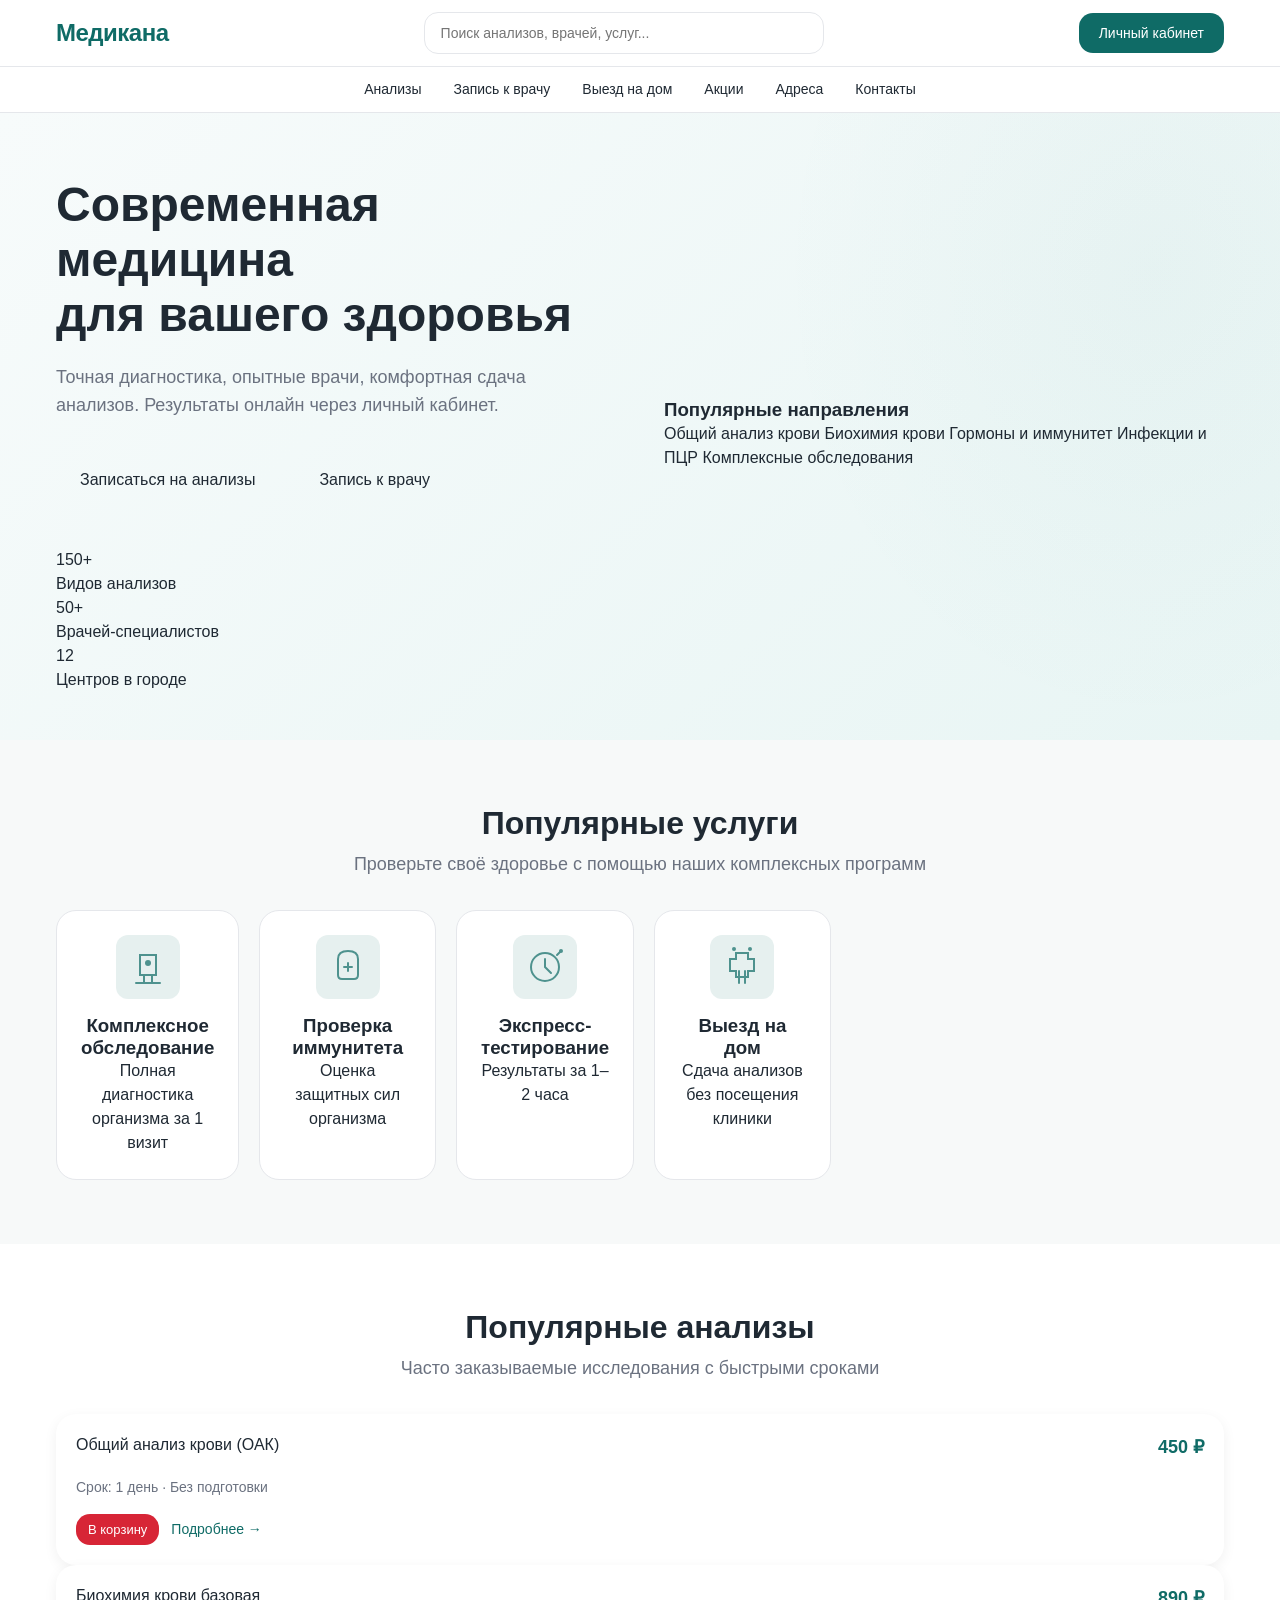
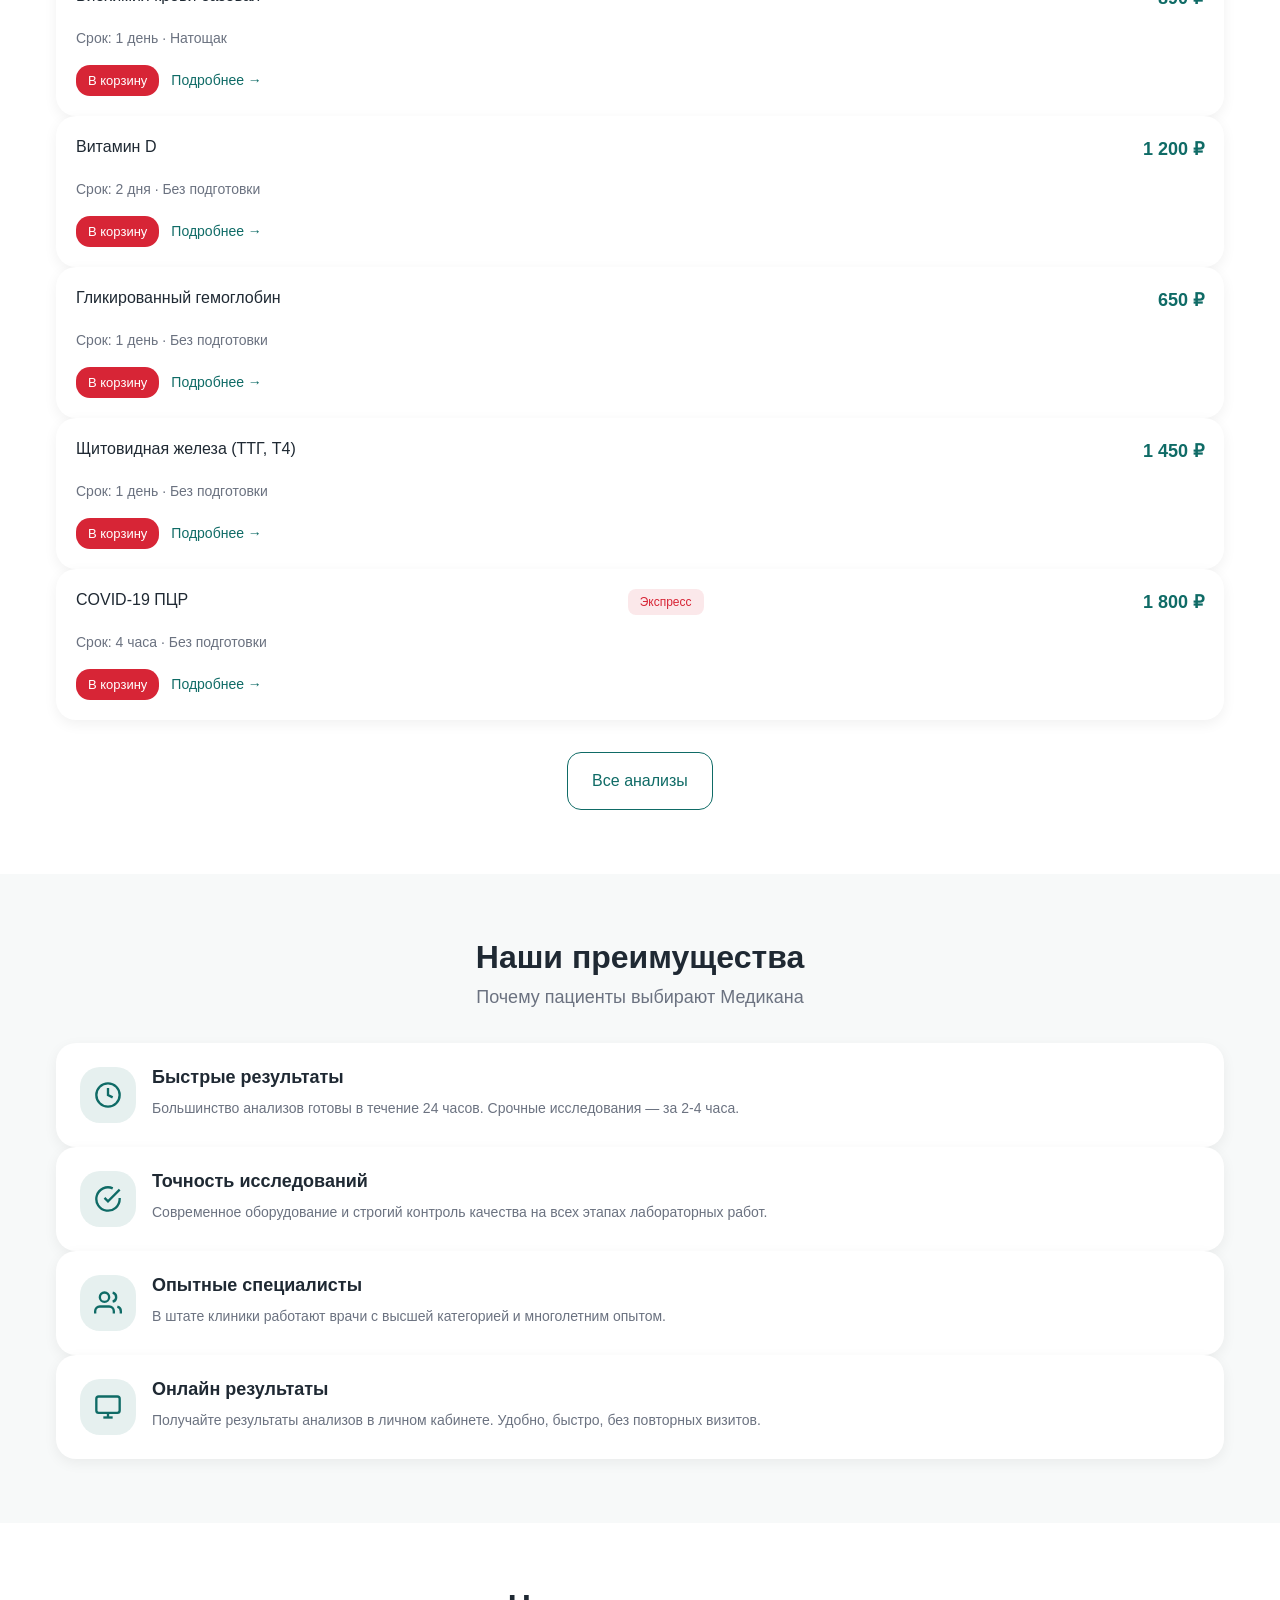
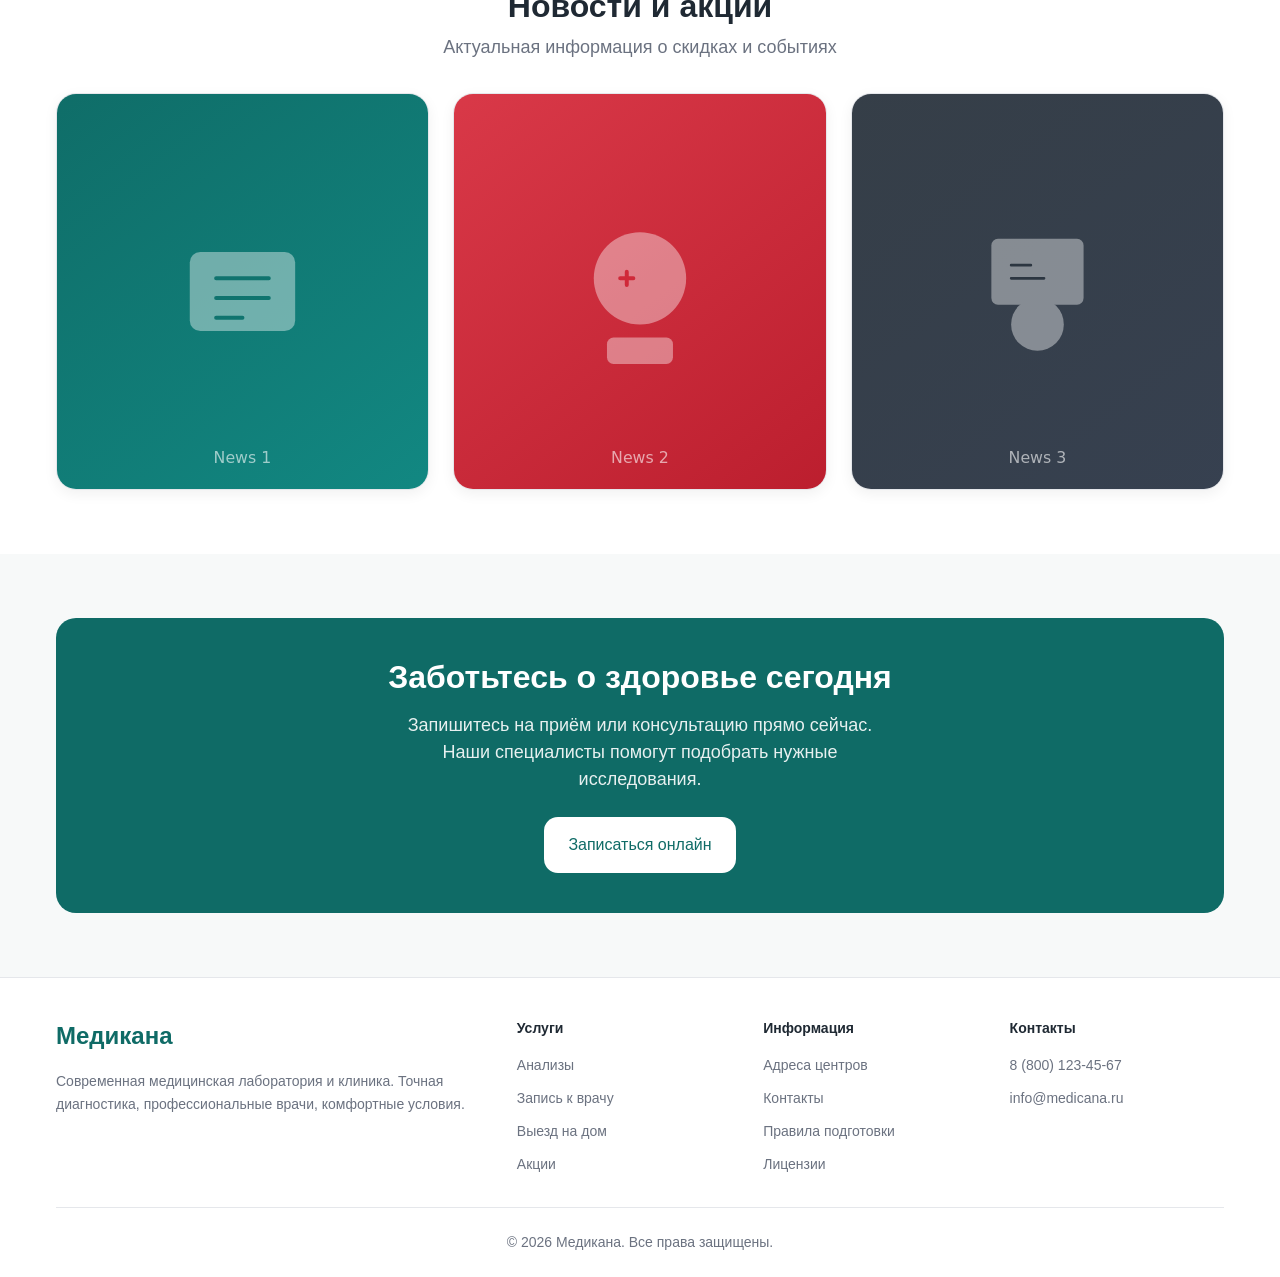
<file: index-old.html>
<!DOCTYPE html>
<html lang="ru">
<head>
  <meta charset="UTF-8">
  <meta name="viewport" content="width=device-width, initial-scale=1.0">
  <title>Медикана — Медицинская лаборатория и клиника</title>
  <link rel="stylesheet" href="assets/css/variables.css">
  <link rel="stylesheet" href="assets/css/reset.css">
  <link rel="stylesheet" href="assets/css/layout.css">
  <link rel="stylesheet" href="assets/css/components.css">
  <link rel="stylesheet" href="assets/css/home.css">
</head>
<body>
  <!-- Header -->
  <header class="header">
    <div class="header-top">
      <div class="container">
        <div class="header-top-inner">
          <a href="index.html" class="logo">Медикана</a>
          <div class="search-box">
            <input type="text" placeholder="Поиск анализов, врачей, услуг...">
          </div>
          <button class="btn btn-secondary">Личный кабинет</button>
          <button class="menu-toggle">
            <span></span>
            <span></span>
            <span></span>
          </button>
        </div>
      </div>
    </div>
    <div class="header-bottom">
      <div class="container">
        <nav class="nav">
          <a href="catalog.html" class="nav-link">Анализы</a>
          <a href="doctors.html" class="nav-link">Запись к врачу</a>
          <a href="home-visit.html" class="nav-link">Выезд на дом</a>
          <a href="promotions.html" class="nav-link">Акции</a>
          <a href="centers.html" class="nav-link">Адреса</a>
          <a href="contacts.html" class="nav-link">Контакты</a>
        </nav>
      </div>
    </div>
  </header>

  <!-- Hero -->
  <section class="hero">
    <div class="container">
      <div class="hero-inner">
        <div class="hero-content">
          <h1>Современная медицина<br>для вашего здоровья</h1>
          <p>Точная диагностика, опытные врачи, комфортная сдача анализов. Результаты онлайн через личный кабинет.</p>
          <div class="hero-buttons">
            <a href="catalog.html" class="btn btn-lg btn-accent">Записаться на анализы</a>
            <a href="doctors.html" class="btn btn-lg btn-outline-white">Запись к врачу</a>
          </div>
          <div class="hero-stats">
            <div class="hero-stat">
              <div class="hero-stat-number">150+</div>
              <div class="hero-stat-label">Видов анализов</div>
            </div>
            <div class="hero-stat">
              <div class="hero-stat-number">50+</div>
              <div class="hero-stat-label">Врачей-специалистов</div>
            </div>
            <div class="hero-stat">
              <div class="hero-stat-number">12</div>
              <div class="hero-stat-label">Центров в городе</div>
            </div>
          </div>
        </div>
        <div class="hero-visual">
          <div class="hero-visual-content">
            <h3>Популярные направления</h3>
            <div class="hero-services">
              <a href="catalog.html" class="hero-service">Общий анализ крови</a>
              <a href="catalog.html" class="hero-service">Биохимия крови</a>
              <a href="catalog.html" class="hero-service">Гормоны и иммунитет</a>
              <a href="catalog.html" class="hero-service">Инфекции и ПЦР</a>
              <a href="catalog.html" class="hero-service">Комплексные обследования</a>
            </div>
          </div>
        </div>
      </div>
    </div>
  </section>

  <!-- Popular Services -->
  <section class="section">
    <div class="container">
      <div class="section-header">
        <h2 class="section-title">Популярные услуги</h2>
        <p class="section-subtitle">Проверьте своё здоровье с помощью наших комплексных программ</p>
      </div>
      <div class="services-grid">
        <div class="service-card">
          <img src="assets/images/services/complex.svg" alt="Комплексное обследование" class="service-card__image">
          <h3>Комплексное обследование</h3>
          <p>Полная диагностика организма за 1 визит</p>
        </div>
        <div class="service-card">
          <img src="assets/images/services/immunity.svg" alt="Проверка иммунитета" class="service-card__image">
          <h3>Проверка иммунитета</h3>
          <p>Оценка защитных сил организма</p>
        </div>
        <div class="service-card">
          <img src="assets/images/services/express.svg" alt="Экспресс-тестирование" class="service-card__image">
          <h3>Экспресс-тестирование</h3>
          <p>Результаты за 1–2 часа</p>
        </div>
        <div class="service-card">
          <img src="assets/images/services/home.svg" alt="Выезд на дом" class="service-card__image">
          <h3>Выезд на дом</h3>
          <p>Сдача анализов без посещения клиники</p>
        </div>
      </div>
    </div>
  </section>

  <!-- Popular Analyzes -->
  <section class="section" style="background: var(--color-white);">
    <div class="container">
      <div class="section-header">
        <h2 class="section-title">Популярные анализы</h2>
        <p class="section-subtitle">Часто заказываемые исследования с быстрыми сроками</p>
      </div>
      <div class="analyzes-grid">
        <div class="product-card">
          <div class="product-card-header">
            <h3 class="product-card-title">Общий анализ крови (ОАК)</h3>
            <span class="product-card-price">450 ₽</span>
          </div>
          <p class="product-card-meta">Срок: 1 день · Без подготовки</p>
          <div class="product-card-footer">
            <button class="btn btn-primary btn-sm">В корзину</button>
            <a href="#" class="link-arrow">Подробнее →</a>
          </div>
        </div>
        <div class="product-card">
          <div class="product-card-header">
            <h3 class="product-card-title">Биохимия крови базовая</h3>
            <span class="product-card-price">890 ₽</span>
          </div>
          <p class="product-card-meta">Срок: 1 день · Натощак</p>
          <div class="product-card-footer">
            <button class="btn btn-primary btn-sm">В корзину</button>
            <a href="#" class="link-arrow">Подробнее →</a>
          </div>
        </div>
        <div class="product-card">
          <div class="product-card-header">
            <h3 class="product-card-title">Витамин D</h3>
            <span class="product-card-price">1 200 ₽</span>
          </div>
          <p class="product-card-meta">Срок: 2 дня · Без подготовки</p>
          <div class="product-card-footer">
            <button class="btn btn-primary btn-sm">В корзину</button>
            <a href="#" class="link-arrow">Подробнее →</a>
          </div>
        </div>
        <div class="product-card">
          <div class="product-card-header">
            <h3 class="product-card-title">Гликированный гемоглобин</h3>
            <span class="product-card-price">650 ₽</span>
          </div>
          <p class="product-card-meta">Срок: 1 день · Без подготовки</p>
          <div class="product-card-footer">
            <button class="btn btn-primary btn-sm">В корзину</button>
            <a href="#" class="link-arrow">Подробнее →</a>
          </div>
        </div>
        <div class="product-card">
          <div class="product-card-header">
            <h3 class="product-card-title">Щитовидная железа (ТТГ, Т4)</h3>
            <span class="product-card-price">1 450 ₽</span>
          </div>
          <p class="product-card-meta">Срок: 1 день · Без подготовки</p>
          <div class="product-card-footer">
            <button class="btn btn-primary btn-sm">В корзину</button>
            <a href="#" class="link-arrow">Подробнее →</a>
          </div>
        </div>
        <div class="product-card">
          <div class="product-card-header">
            <h3 class="product-card-title">COVID-19 ПЦР</h3>
            <span class="badge badge-accent">Экспресс</span>
            <span class="product-card-price">1 800 ₽</span>
          </div>
          <p class="product-card-meta">Срок: 4 часа · Без подготовки</p>
          <div class="product-card-footer">
            <button class="btn btn-primary btn-sm">В корзину</button>
            <a href="#" class="link-arrow">Подробнее →</a>
          </div>
        </div>
      </div>
      <div style="text-align: center; margin-top: var(--spacing-8);">
        <a href="catalog.html" class="btn btn-outline btn-lg">Все анализы</a>
      </div>
    </div>
  </section>

  <!-- Advantages -->
  <section class="section">
    <div class="container">
      <div class="section-header">
        <h2 class="section-title">Наши преимущества</h2>
        <p class="section-subtitle">Почему пациенты выбирают Медикана</p>
      </div>
      <div class="advantages-grid">
        <div class="card feature">
          <div class="feature-icon">
            <svg viewBox="0 0 24 24" fill="none" stroke="currentColor" stroke-width="2"><circle cx="12" cy="12" r="10"/><polyline points="12 6 12 12 16 14"/></svg>
          </div>
          <div class="feature-content">
            <h4>Быстрые результаты</h4>
            <p>Большинство анализов готовы в течение 24 часов. Срочные исследования — за 2-4 часа.</p>
          </div>
        </div>
        <div class="card feature">
          <div class="feature-icon">
            <svg viewBox="0 0 24 24" fill="none" stroke="currentColor" stroke-width="2"><path d="M22 11.08V12a10 10 0 1 1-5.93-9.14"/><polyline points="22 4 12 14.01 9 11.01"/></svg>
          </div>
          <div class="feature-content">
            <h4>Точность исследований</h4>
            <p>Современное оборудование и строгий контроль качества на всех этапах лабораторных работ.</p>
          </div>
        </div>
        <div class="card feature">
          <div class="feature-icon">
            <svg viewBox="0 0 24 24" fill="none" stroke="currentColor" stroke-width="2"><path d="M17 21v-2a4 4 0 0 0-4-4H5a4 4 0 0 0-4 4v2"/><circle cx="9" cy="7" r="4"/><path d="M23 21v-2a4 4 0 0 0-3-3.87"/><path d="M16 3.13a4 4 0 0 1 0 7.75"/></svg>
          </div>
          <div class="feature-content">
            <h4>Опытные специалисты</h4>
            <p>В штате клиники работают врачи с высшей категорией и многолетним опытом.</p>
          </div>
        </div>
        <div class="card feature">
          <div class="feature-icon">
            <svg viewBox="0 0 24 24" fill="none" stroke="currentColor" stroke-width="2"><rect x="2" y="3" width="20" height="14" rx="2" ry="2"/><line x1="8" y1="21" x2="16" y2="21"/><line x1="12" y1="17" x2="12" y2="21"/></svg>
          </div>
          <div class="feature-content">
            <h4>Онлайн результаты</h4>
            <p>Получайте результаты анализов в личном кабинете. Удобно, быстро, без повторных визитов.</p>
          </div>
        </div>
      </div>
    </div>
  </section>

  <!-- News -->
  <section class="section" style="background: var(--color-white);">
    <div class="container">
      <div class="section-header">
        <h2 class="section-title">Новости и акции</h2>
        <p class="section-subtitle">Актуальная информация о скидках и событиях</p>
      </div>
      <div class="news-grid">
        <article class="news-card">
          <img src="assets/images/news/news-1.svg" alt="Весенняя акция: скидка 20%" class="news-card__image">
          <div class="news-content">
            <div class="news-date">10 марта 2026</div>
            <h3 class="news-title">Весенняя акция: скидка 20% на комплексное обследование</h3>
            <p class="news-excerpt">Проверьте своё здоровье со скидкой. Акция действует до 30 апреля.</p>
          </div>
        </article>
        <article class="news-card">
          <img src="assets/images/news/news-2.svg" alt="Новый филиал в районе Центральный" class="news-card__image">
          <div class="news-content">
            <div class="news-date">5 марта 2026</div>
            <h3 class="news-title">Новый филиал открылся в районе Центральный</h3>
            <p class="news-excerpt">Современное оборудование, удобная парковка, работаем ежедневно.</p>
          </div>
        </article>
        <article class="news-card">
          <img src="assets/images/news/news-3.svg" alt="Новый тест на онкомаркеры" class="news-card__image">
          <div class="news-content">
            <div class="news-date">28 февраля 2026</div>
            <h3 class="news-title">Новый тест на онкомаркеры: ранняя диагностика</h3>
            <p class="news-excerpt">Расширен пакет исследований на выявление онкологических заболеваний.</p>
          </div>
        </article>
      </div>
    </div>
  </section>

  <!-- CTA -->
  <section class="section">
    <div class="container">
      <div class="cta-block">
        <h2>Заботьтесь о здоровье сегодня</h2>
        <p>Запишитесь на приём или консультацию прямо сейчас. Наши специалисты помогут подобрать нужные исследования.</p>
        <a href="contacts.html" class="btn btn-lg">Записаться онлайн</a>
      </div>
    </div>
  </section>

  <!-- Footer -->
  <footer class="footer">
    <div class="container">
      <div class="footer-grid">
        <div>
          <div class="footer-logo">Медикана</div>
          <p class="footer-text">Современная медицинская лаборатория и клиника. Точная диагностика, профессиональные врачи, комфортные условия.</p>
        </div>
        <div>
          <div class="footer-title">Услуги</div>
          <div class="footer-links">
            <a href="catalog.html">Анализы</a>
            <a href="doctors.html">Запись к врачу</a>
            <a href="home-visit.html">Выезд на дом</a>
            <a href="promotions.html">Акции</a>
          </div>
        </div>
        <div>
          <div class="footer-title">Информация</div>
          <div class="footer-links">
            <a href="centers.html">Адреса центров</a>
            <a href="contacts.html">Контакты</a>
            <a href="#">Правила подготовки</a>
            <a href="#">Лицензии</a>
          </div>
        </div>
        <div>
          <div class="footer-title">Контакты</div>
          <div class="footer-links">
            <a href="tel:88001234567">8 (800) 123-45-67</a>
            <a href="mailto:info@medicana.ru">info@medicana.ru</a>
          </div>
        </div>
      </div>
      <div class="footer-bottom">
        © 2026 Медикана. Все права защищены.
      </div>
    </div>
  </footer>

  <script src="assets/js/main.js"></script>
  <script src="assets/js/menu.js"></script>
</body>
</html>
</file>
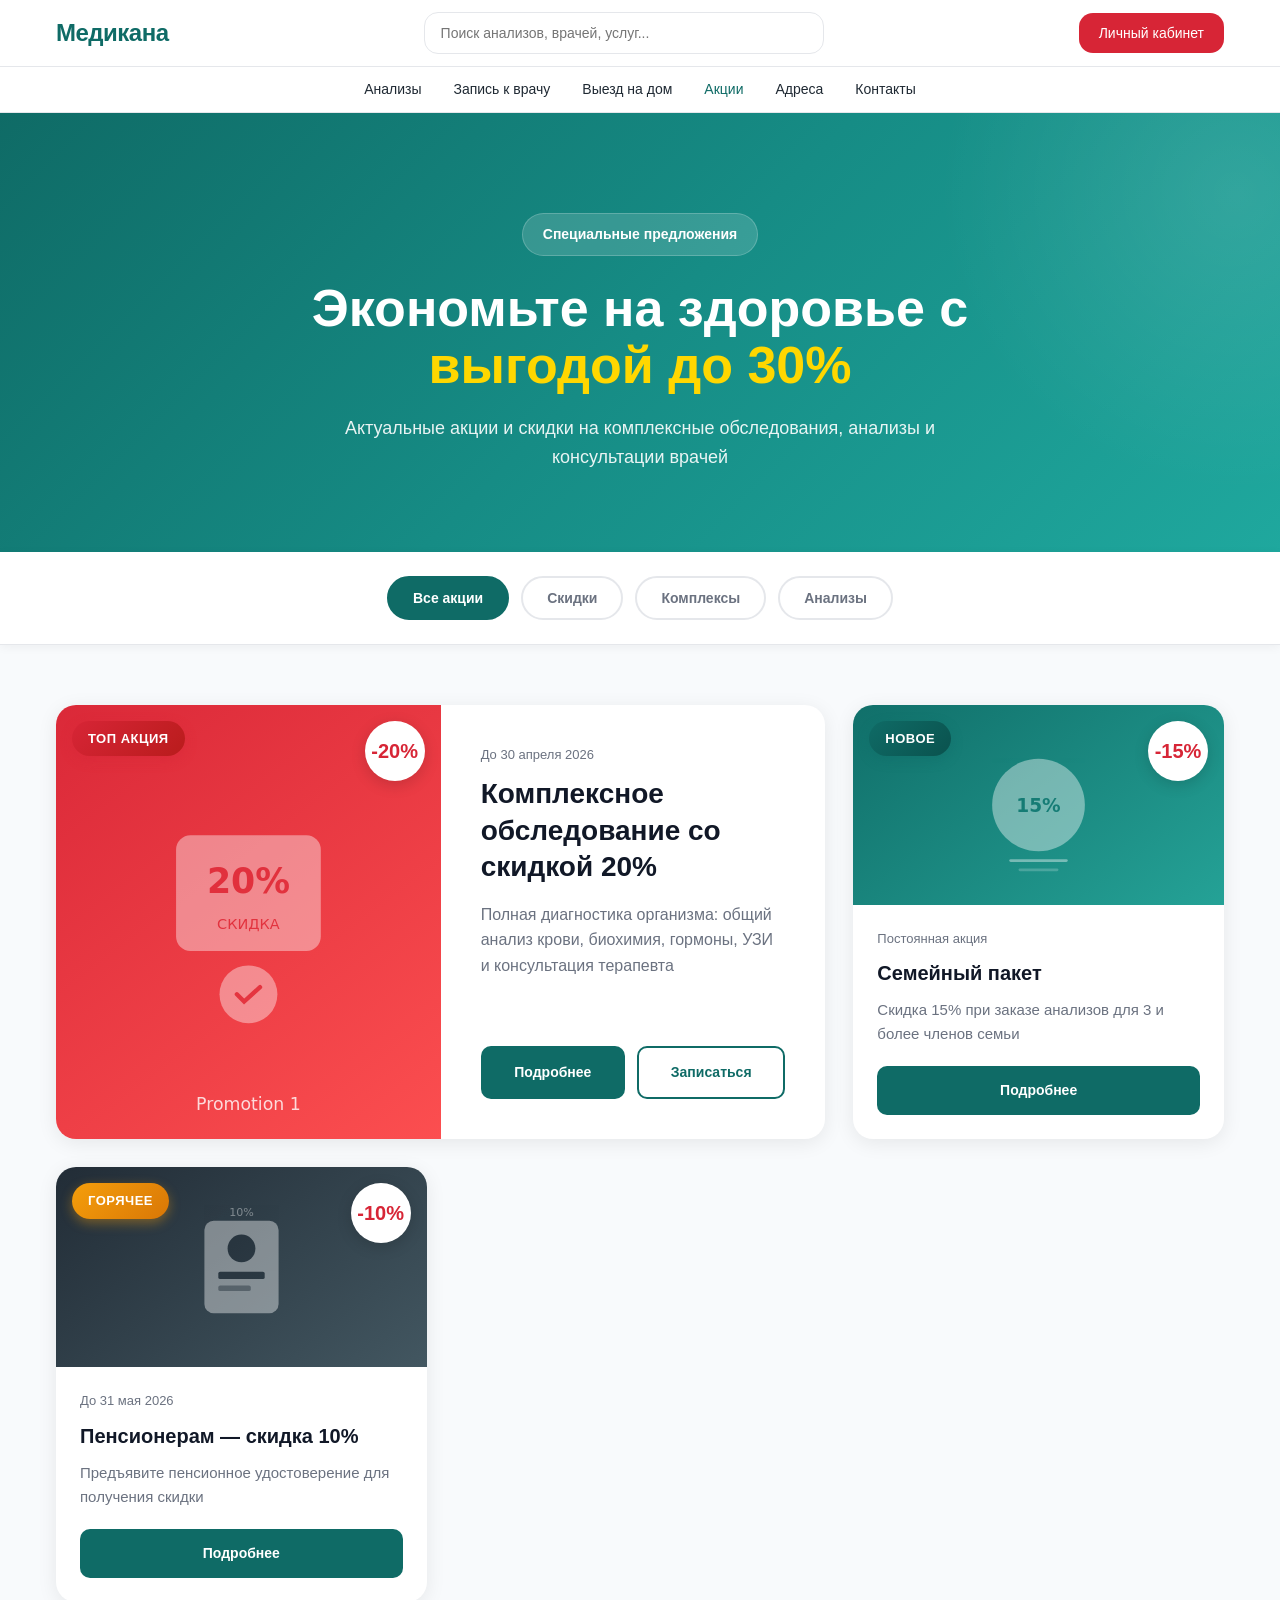
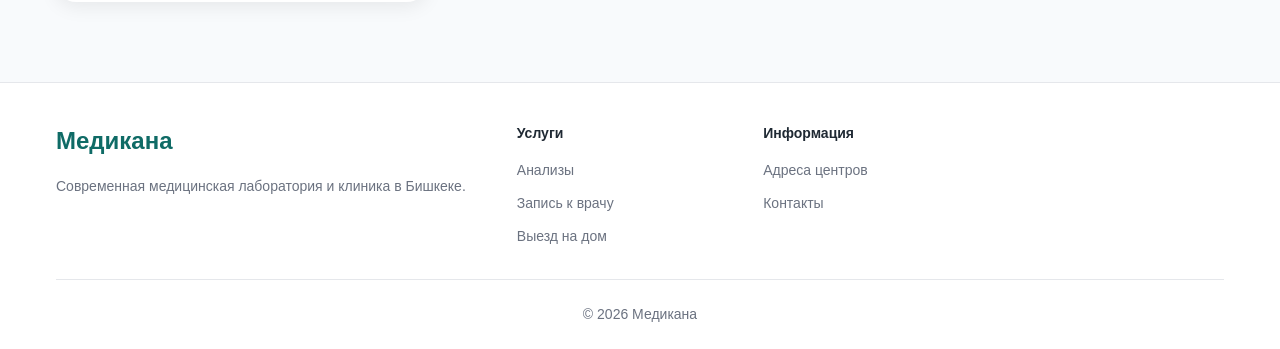
<file: promotions.html>
<!DOCTYPE html>
<html lang="ru">
<head>
  <meta charset="UTF-8">
  <meta name="viewport" content="width=device-width, initial-scale=1.0">
  <title>Акции и скидки — Медикана</title>
  <link rel="stylesheet" href="assets/css/variables.css">
  <link rel="stylesheet" href="assets/css/reset.css">
  <link rel="stylesheet" href="assets/css/layout.css">
  <link rel="stylesheet" href="assets/css/components.css">
  <link rel="stylesheet" href="assets/css/promotions.css">
</head>
<body>
  <header class="header">
    <div class="header-top">
      <div class="container">
        <div class="header-top-inner">
          <a href="index.html" class="logo">Медикана</a>
          <div class="search-box">
            <input type="text" placeholder="Поиск анализов, врачей, услуг...">
          </div>
          <button class="btn btn-primary">Личный кабинет</button>
          <button class="menu-toggle"><span></span><span></span><span></span></button>
        </div>
      </div>
    </div>
    <div class="header-bottom">
      <div class="container">
        <nav class="nav">
          <a href="catalog.html" class="nav-link">Анализы</a>
          <a href="doctors.html" class="nav-link">Запись к врачу</a>
          <a href="home-visit.html" class="nav-link">Выезд на дом</a>
          <a href="promotions.html" class="nav-link active">Акции</a>
          <a href="centers.html" class="nav-link">Адреса</a>
          <a href="contacts.html" class="nav-link">Контакты</a>
        </nav>
      </div>
    </div>
  </header>

  <section class="promo-hero">
    <div class="container">
      <div class="promo-hero__inner">
        <div class="promo-hero__badge">Специальные предложения</div>
        <h1 class="promo-hero__title">Экономьте на здоровье с <span>выгодой до 30%</span></h1>
        <p class="promo-hero__text">Актуальные акции и скидки на комплексные обследования, анализы и консультации врачей</p>
      </div>
    </div>
  </section>

  <section class="promo-filters">
    <div class="container">
      <div class="promo-filters__inner">
        <button class="promo-filter promo-filter--active">Все акции</button>
        <button class="promo-filter">Скидки</button>
        <button class="promo-filter">Комплексы</button>
        <button class="promo-filter">Анализы</button>
      </div>
    </div>
  </section>

  <section class="promo-grid">
    <div class="container">
      <div class="promo-grid__inner">
        
        <article class="promo-card promo-card--featured">
          <div class="promo-card__image-wrap">
            <img src="assets/images/banners/promo-1.svg" alt="Комплексное обследование" class="promo-card__image">
            <span class="promo-card__badge">Топ акция</span>
            <div class="promo-card__discount"><span class="promo-card__discount-value">-20%</span></div>
          </div>
          <div class="promo-card__content">
            <div class="promo-card__date">До 30 апреля 2026</div>
            <h3 class="promo-card__title">Комплексное обследование со скидкой 20%</h3>
            <p class="promo-card__desc">Полная диагностика организма: общий анализ крови, биохимия, гормоны, УЗИ и консультация терапевта</p>
            <div class="promo-card__footer">
              <a href="#" class="promo-card__btn promo-card__btn--primary">Подробнее</a>
              <a href="#" class="promo-card__btn promo-card__btn--secondary">Записаться</a>
            </div>
          </div>
        </article>

        <article class="promo-card">
          <div class="promo-card__image-wrap">
            <img src="assets/images/banners/promo-2.svg" alt="Семейный пакет" class="promo-card__image">
            <span class="promo-card__badge promo-card__badge--new">Новое</span>
            <div class="promo-card__discount"><span class="promo-card__discount-value">-15%</span></div>
          </div>
          <div class="promo-card__content">
            <div class="promo-card__date">Постоянная акция</div>
            <h3 class="promo-card__title">Семейный пакет</h3>
            <p class="promo-card__desc">Скидка 15% при заказе анализов для 3 и более членов семьи</p>
            <div class="promo-card__footer">
              <a href="#" class="promo-card__btn promo-card__btn--primary">Подробнее</a>
            </div>
          </div>
        </article>

        <article class="promo-card">
          <div class="promo-card__image-wrap">
            <img src="assets/images/banners/promo-3.svg" alt="Пенсионерам" class="promo-card__image">
            <span class="promo-card__badge promo-card__badge--hot">Горячее</span>
            <div class="promo-card__discount"><span class="promo-card__discount-value">-10%</span></div>
          </div>
          <div class="promo-card__content">
            <div class="promo-card__date">До 31 мая 2026</div>
            <h3 class="promo-card__title">Пенсионерам — скидка 10%</h3>
            <p class="promo-card__desc">Предъявите пенсионное удостоверение для получения скидки</p>
            <div class="promo-card__footer">
              <a href="#" class="promo-card__btn promo-card__btn--primary">Подробнее</a>
            </div>
          </div>
        </article>

      </div>
    </div>
  </section>

  <footer class="footer">
    <div class="container">
      <div class="footer-grid">
        <div>
          <div class="footer-logo">Медикана</div>
          <p class="footer-text">Современная медицинская лаборатория и клиника в Бишкеке.</p>
        </div>
        <div>
          <div class="footer-title">Услуги</div>
          <div class="footer-links">
            <a href="catalog.html">Анализы</a>
            <a href="doctors.html">Запись к врачу</a>
            <a href="home-visit.html">Выезд на дом</a>
          </div>
        </div>
        <div>
          <div class="footer-title">Информация</div>
          <div class="footer-links">
            <a href="centers.html">Адреса центров</a>
            <a href="contacts.html">Контакты</a>
          </div>
        </div>
      </div>
      <div class="footer-bottom">© 2026 Медикана</div>
    </div>
  </footer>
</body>
</html>
</file>
<file: assets/css/variables.css>
:root {
  --color-primary: #0F6B66;
  --color-accent: #D72536;
  --color-bg: #F7F9F9;
  --color-white: #FFFFFF;
  --color-text: #1F2933;
  --color-muted: #6B7280;
  --color-border: #E5E7EB;

  --container-width: 1200px;
  --radius-sm: 8px;
  --radius-md: 14px;
  --radius-lg: 20px;

  --shadow-sm: 0 4px 14px rgba(0, 0, 0, 0.06);
  --shadow-md: 0 10px 30px rgba(0, 0, 0, 0.08);

  --transition: 0.25s ease;

  --font-family: -apple-system, BlinkMacSystemFont, 'Segoe UI', Roboto, Oxygen, Ubuntu, sans-serif;
  --font-size-sm: 14px;
  --font-size-base: 16px;
  --font-size-lg: 18px;
  --font-size-xl: 24px;
  --font-size-2xl: 32px;
  --font-size-3xl: 48px;

  --spacing-1: 4px;
  --spacing-2: 8px;
  --spacing-3: 12px;
  --spacing-4: 16px;
  --spacing-5: 20px;
  --spacing-6: 24px;
  --spacing-8: 32px;
  --spacing-10: 40px;
  --spacing-12: 48px;
  --spacing-16: 64px;
}
</file>
<file: assets/css/layout.css>
.container {
  max-width: var(--container-width);
  margin: 0 auto;
  padding: 0 var(--spacing-4);
}

.section {
  padding: var(--spacing-16) 0;
}

.section-sm {
  padding: var(--spacing-10) 0;
}

/* Header */
.header {
  background: var(--color-white);
  border-bottom: 1px solid var(--color-border);
  position: sticky;
  top: 0;
  z-index: 100;
}

.header-top {
  padding: var(--spacing-3) 0;
  border-bottom: 1px solid var(--color-border);
}

.header-top-inner {
  display: flex;
  align-items: center;
  justify-content: space-between;
  gap: var(--spacing-6);
}

.header-bottom {
  padding: var(--spacing-3) 0;
}

.logo {
  font-size: var(--font-size-xl);
  font-weight: 700;
  color: var(--color-primary);
  letter-spacing: -0.5px;
}

.search-box {
  flex: 1;
  max-width: 400px;
}

.search-box input {
  width: 100%;
  padding: var(--spacing-3) var(--spacing-4);
  border: 1px solid var(--color-border);
  border-radius: var(--radius-md);
  font-size: var(--font-size-sm);
  transition: var(--transition);
}

.search-box input:focus {
  outline: none;
  border-color: var(--color-primary);
}

/* Navigation */
.nav {
  display: flex;
  align-items: center;
  justify-content: center;
  gap: var(--spacing-8);
}

.nav-link {
  font-size: var(--font-size-sm);
  font-weight: 500;
  color: var(--color-text);
  transition: var(--transition);
  position: relative;
}

.nav-link:hover {
  color: var(--color-primary);
}

.nav-link.active {
  color: var(--color-primary);
}

/* Mobile Menu Toggle */
.menu-toggle {
  display: none;
  flex-direction: column;
  gap: 5px;
  padding: var(--spacing-2);
}

.menu-toggle span {
  display: block;
  width: 24px;
  height: 2px;
  background: var(--color-text);
  transition: var(--transition);
}

.menu-toggle.active span:nth-child(1) {
  transform: rotate(45deg) translate(5px, 5px);
}

.menu-toggle.active span:nth-child(2) {
  opacity: 0;
}

.menu-toggle.active span:nth-child(3) {
  transform: rotate(-45deg) translate(5px, -5px);
}

/* Footer */
.footer {
  background: var(--color-white);
  border-top: 1px solid var(--color-border);
  padding: var(--spacing-10) 0 var(--spacing-6);
}

.footer-grid {
  display: grid;
  grid-template-columns: 2fr repeat(3, 1fr);
  gap: var(--spacing-8);
}

.footer-logo {
  font-size: var(--font-size-xl);
  font-weight: 700;
  color: var(--color-primary);
  margin-bottom: var(--spacing-4);
}

.footer-text {
  font-size: var(--font-size-sm);
  color: var(--color-muted);
  line-height: 1.6;
}

.footer-title {
  font-size: var(--font-size-sm);
  font-weight: 600;
  margin-bottom: var(--spacing-4);
}

.footer-links {
  display: flex;
  flex-direction: column;
  gap: var(--spacing-3);
}

.footer-links a {
  font-size: var(--font-size-sm);
  color: var(--color-muted);
  transition: var(--transition);
}

.footer-links a:hover {
  color: var(--color-primary);
}

.footer-bottom {
  border-top: 1px solid var(--color-border);
  margin-top: var(--spacing-8);
  padding-top: var(--spacing-6);
  text-align: center;
  font-size: var(--font-size-sm);
  color: var(--color-muted);
}

/* Grid */
.grid {
  display: grid;
  gap: var(--spacing-6);
}

.grid-2 {
  grid-template-columns: repeat(2, 1fr);
}

.grid-3 {
  grid-template-columns: repeat(3, 1fr);
}

.grid-4 {
  grid-template-columns: repeat(4, 1fr);
}

/* Responsive */
@media (max-width: 1024px) {
  .footer-grid {
    grid-template-columns: repeat(2, 1fr);
  }

  .grid-4 {
    grid-template-columns: repeat(2, 1fr);
  }
}

@media (max-width: 768px) {
  .header-top-inner {
    flex-wrap: wrap;
  }

  .search-box {
    order: 3;
    max-width: 100%;
    flex-basis: 100%;
    margin-top: var(--spacing-3);
  }

  .menu-toggle {
    display: flex;
  }

  .nav {
    display: none;
    position: absolute;
    top: 100%;
    left: 0;
    right: 0;
    background: var(--color-white);
    flex-direction: column;
    padding: var(--spacing-4);
    border-bottom: 1px solid var(--color-border);
    box-shadow: var(--shadow-md);
  }

  .nav.active {
    display: flex;
  }

  .nav-link {
    padding: var(--spacing-3) 0;
    border-bottom: 1px solid var(--color-border);
  }

  .footer-grid {
    grid-template-columns: 1fr;
  }

  .grid-3,
  .grid-4 {
    grid-template-columns: 1fr;
  }

  .section {
    padding: var(--spacing-10) 0;
  }
}

@media (max-width: 480px) {
  .grid-2 {
    grid-template-columns: 1fr;
  }
}
</file>
<file: assets/css/components.css>
/* Buttons */
.btn {
  display: inline-flex;
  align-items: center;
  justify-content: center;
  gap: var(--spacing-2);
  padding: var(--spacing-3) var(--spacing-5);
  font-size: var(--font-size-sm);
  font-weight: 500;
  border-radius: var(--radius-md);
  transition: var(--transition);
  cursor: pointer;
}

.btn-primary {
  background: var(--color-accent);
  color: var(--color-white);
}

.btn-primary:hover {
  background: #c41f2e;
  transform: translateY(-1px);
  box-shadow: var(--shadow-sm);
}

.btn-outline {
  background: transparent;
  color: var(--color-primary);
  border: 1px solid var(--color-primary);
}

.btn-outline:hover {
  background: var(--color-primary);
  color: var(--color-white);
}

.btn-secondary {
  background: var(--color-primary);
  color: var(--color-white);
}

.btn-secondary:hover {
  background: #0d5a56;
}

.btn-sm {
  padding: var(--spacing-2) var(--spacing-3);
  font-size: 13px;
}

.btn-lg {
  padding: var(--spacing-4) var(--spacing-6);
  font-size: var(--font-size-base);
}

/* Section Title */
.section-title {
  font-size: var(--font-size-2xl);
  font-weight: 600;
  margin-bottom: var(--spacing-2);
}

.section-subtitle {
  font-size: var(--font-size-lg);
  color: var(--color-muted);
  margin-bottom: var(--spacing-8);
}

.section-header {
  text-align: center;
  max-width: 600px;
  margin: 0 auto var(--spacing-8);
}

/* Card */
.card {
  background: var(--color-white);
  border-radius: var(--radius-lg);
  padding: var(--spacing-6);
  box-shadow: var(--shadow-sm);
  transition: var(--transition);
}

.card:hover {
  box-shadow: var(--shadow-md);
  transform: translateY(-2px);
}

.card-sm {
  padding: var(--spacing-4);
}

.card-icon {
  width: 48px;
  height: 48px;
  border-radius: var(--radius-md);
  background: rgba(15, 107, 102, 0.1);
  display: flex;
  align-items: center;
  justify-content: center;
  margin-bottom: var(--spacing-4);
}

.card-icon svg {
  width: 24px;
  height: 24px;
  color: var(--color-primary);
}

.card-title {
  font-size: var(--font-size-lg);
  font-weight: 600;
  margin-bottom: var(--spacing-2);
}

.card-text {
  font-size: var(--font-size-sm);
  color: var(--color-muted);
  line-height: 1.6;
}

/* Product Card */
.product-card {
  background: var(--color-white);
  border-radius: var(--radius-lg);
  padding: var(--spacing-5);
  box-shadow: var(--shadow-sm);
  transition: var(--transition);
  display: flex;
  flex-direction: column;
}

.product-card:hover {
  box-shadow: var(--shadow-md);
}

.product-card-header {
  display: flex;
  justify-content: space-between;
  align-items: flex-start;
  margin-bottom: var(--spacing-4);
}

.product-card-title {
  font-size: var(--font-size-base);
  font-weight: 500;
  line-height: 1.4;
}

.product-card-price {
  font-size: var(--font-size-lg);
  font-weight: 600;
  color: var(--color-primary);
}

.product-card-meta {
  font-size: var(--font-size-sm);
  color: var(--color-muted);
  margin-bottom: var(--spacing-4);
}

.product-card-footer {
  margin-top: auto;
  display: flex;
  gap: var(--spacing-3);
}

/* Badge */
.badge {
  display: inline-flex;
  align-items: center;
  padding: var(--spacing-1) var(--spacing-3);
  font-size: 12px;
  font-weight: 500;
  border-radius: var(--radius-sm);
}

.badge-primary {
  background: rgba(15, 107, 102, 0.1);
  color: var(--color-primary);
}

.badge-accent {
  background: rgba(215, 37, 54, 0.1);
  color: var(--color-accent);
}

/* Input */
.input {
  width: 100%;
  padding: var(--spacing-3) var(--spacing-4);
  font-size: var(--font-size-base);
  border: 1px solid var(--color-border);
  border-radius: var(--radius-md);
  background: var(--color-white);
  transition: var(--transition);
}

.input:focus {
  outline: none;
  border-color: var(--color-primary);
}

.input::placeholder {
  color: var(--color-muted);
}

/* Icon Button */
.icon-btn {
  width: 40px;
  height: 40px;
  border-radius: var(--radius-md);
  display: flex;
  align-items: center;
  justify-content: center;
  color: var(--color-text);
  transition: var(--transition);
}

.icon-btn:hover {
  background: var(--color-bg);
  color: var(--color-primary);
}

/* Link Arrow */
.link-arrow {
  display: inline-flex;
  align-items: center;
  gap: var(--spacing-2);
  color: var(--color-primary);
  font-size: var(--font-size-sm);
  font-weight: 500;
  transition: var(--transition);
}

.link-arrow:hover {
  gap: var(--spacing-3);
}

/* Feature */
.feature {
  display: flex;
  align-items: flex-start;
  gap: var(--spacing-4);
}

.feature-icon {
  width: 56px;
  height: 56px;
  border-radius: var(--radius-lg);
  background: rgba(15, 107, 102, 0.1);
  display: flex;
  align-items: center;
  justify-content: center;
  flex-shrink: 0;
}

.feature-icon svg {
  width: 28px;
  height: 28px;
  color: var(--color-primary);
}

.feature-content h4 {
  font-size: var(--font-size-lg);
  margin-bottom: var(--spacing-2);
}

.feature-content p {
  font-size: var(--font-size-sm);
  color: var(--color-muted);
  line-height: 1.6;
}

/* CTA Block */
.cta-block {
  background: var(--color-primary);
  border-radius: var(--radius-lg);
  padding: var(--spacing-10) var(--spacing-8);
  color: var(--color-white);
  text-align: center;
}

.cta-block h2 {
  font-size: var(--font-size-2xl);
  margin-bottom: var(--spacing-4);
}

.cta-block p {
  font-size: var(--font-size-lg);
  opacity: 0.9;
  margin-bottom: var(--spacing-6);
  max-width: 500px;
  margin-left: auto;
  margin-right: auto;
}

.cta-block .btn {
  background: var(--color-white);
  color: var(--color-primary);
}

.cta-block .btn:hover {
  background: var(--color-bg);
}

/* Image Classes */
.card-image {
  width: 100%;
  height: 100%;
  object-fit: cover;
  display: block;
}

.card-image-wrapper {
  overflow: hidden;
  border-radius: var(--radius-lg) var(--radius-lg) 0 0;
}

.service-card__image {
  width: 64px;
  height: 64px;
  margin: 0 auto var(--spacing-4);
  display: block;
}

.analysis-card__image {
  width: 100%;
  height: 120px;
  object-fit: cover;
  border-radius: var(--radius-md) var(--radius-md) 0 0;
}

.news-card__image {
  width: 100%;
  height: 180px;
  object-fit: cover;
  display: block;
}

.doctor-card__image {
  width: 100%;
  height: 200px;
  object-fit: cover;
  border-radius: var(--radius-lg) var(--radius-lg) 0 0;
}

.banner-image {
  width: 100%;
  height: 100%;
  object-fit: cover;
  display: block;
}

.hero-image {
  width: 100%;
  height: 100%;
  object-fit: cover;
  border-radius: var(--radius-lg);
}

.hero-image-wrapper {
  overflow: hidden;
  border-radius: var(--radius-lg);
  height: 100%;
}

/* Icon styling for service cards */
.service-icon-img {
  width: 48px;
  height: 48px;
  object-fit: contain;
}

/* Responsive images */
@media (max-width: 768px) {
  .news-card__image {
    height: 140px;
  }

  .doctor-card__image {
    height: 160px;
  }
}
</file>
<file: assets/css/home.css>
/* ============================================
   HERO SECTION
   ============================================ */

.hero {
  background: linear-gradient(135deg, #f7fbfb 0%, #e8f5f4 100%);
  padding: var(--spacing-16) 0 var(--spacing-12);
  position: relative;
  overflow: hidden;
}

.hero::before {
  content: '';
  position: absolute;
  top: -50%;
  right: -20%;
  width: 60%;
  height: 150%;
  background: radial-gradient(ellipse, rgba(15, 107, 102, 0.03) 0%, transparent 70%);
  pointer-events: none;
}

.hero-inner {
  display: grid;
  grid-template-columns: 1fr 1fr;
  gap: var(--spacing-12);
  align-items: center;
  position: relative;
  z-index: 1;
}

.hero-badge {
  display: inline-flex;
  align-items: center;
  gap: var(--spacing-2);
  padding: var(--spacing-2) var(--spacing-4);
  background: rgba(15, 107, 102, 0.1);
  color: var(--color-primary);
  font-size: var(--font-size-sm);
  font-weight: 500;
  border-radius: var(--radius-md);
  margin-bottom: var(--spacing-5);
}

.hero-content h1 {
  font-size: var(--font-size-3xl);
  font-weight: 700;
  line-height: 1.15;
  margin-bottom: var(--spacing-5);
  color: var(--color-text);
}

.hero-content h1 span {
  color: var(--color-primary);
}

.hero-content > p {
  font-size: var(--font-size-lg);
  color: var(--color-muted);
  margin-bottom: var(--spacing-8);
  line-height: 1.6;
  max-width: 480px;
}

.hero-buttons {
  display: flex;
  gap: var(--spacing-4);
  flex-wrap: wrap;
  margin-bottom: var(--spacing-10);
}

.hero-buttons .btn-primary {
  background: var(--color-accent);
  color: var(--color-white);
  border: none;
}

.hero-buttons .btn-primary:hover {
  background: #c41f2e;
  transform: translateY(-2px);
  box-shadow: 0 8px 20px rgba(215, 37, 54, 0.3);
}

.hero-buttons .btn-outline {
  background: transparent;
  color: var(--color-primary);
  border: 1px solid var(--color-primary);
}

.hero-buttons .btn-outline:hover {
  background: var(--color-primary);
  color: var(--color-white);
}

.hero-features {
  display: flex;
  flex-wrap: wrap;
  gap: var(--spacing-6);
}

.hero-feature {
  display: flex;
  align-items: center;
  gap: var(--spacing-3);
  font-size: var(--font-size-sm);
  color: var(--color-text);
}

.hero-feature-icon {
  width: 40px;
  height: 40px;
  border-radius: var(--radius-md);
  background: rgba(15, 107, 102, 0.1);
  display: flex;
  align-items: center;
  justify-content: center;
  flex-shrink: 0;
}

.hero-feature-icon svg {
  width: 20px;
  height: 20px;
  color: var(--color-primary);
}

.hero-visual {
  display: flex;
  justify-content: center;
  align-items: center;
}

.hero-image-wrapper {
  width: 100%;
  max-width: 520px;
  border-radius: var(--radius-lg);
  overflow: hidden;
  box-shadow: var(--shadow-md);
}

.hero-image {
  width: 100%;
  height: auto;
  display: block;
}

/* ============================================
   SERVICES SECTION
   ============================================ */

.services-section {
  padding: var(--spacing-16) 0;
  background: var(--color-white);
}

.section-header-flex {
  display: flex;
  align-items: flex-end;
  justify-content: space-between;
  margin-bottom: var(--spacing-10);
  flex-wrap: wrap;
  gap: var(--spacing-4);
}

.section-header-content h2 {
  font-size: var(--font-size-2xl);
  font-weight: 600;
  margin-bottom: var(--spacing-2);
}

.section-header-content p {
  font-size: var(--font-size-lg);
  color: var(--color-muted);
}

.services-grid {
  display: grid;
  grid-template-columns: repeat(6, 1fr);
  gap: var(--spacing-5);
}

.service-card {
  background: var(--color-white);
  border-radius: var(--radius-lg);
  padding: var(--spacing-6);
  text-align: center;
  transition: var(--transition);
  cursor: pointer;
  border: 1px solid var(--color-border);
}

.service-card:hover {
  box-shadow: var(--shadow-md);
  transform: translateY(-4px);
  border-color: transparent;
}

.service-card__image {
  width: 64px;
  height: 64px;
  margin: 0 auto var(--spacing-4);
  display: block;
}

.service-card__title {
  font-size: var(--font-size-base);
  font-weight: 500;
  margin-bottom: var(--spacing-2);
  color: var(--color-text);
}

.service-card__text {
  font-size: var(--font-size-sm);
  color: var(--color-muted);
  margin-bottom: var(--spacing-4);
  line-height: 1.5;
}

.service-card__link {
  font-size: var(--font-size-sm);
  font-weight: 500;
  color: var(--color-primary);
  transition: var(--transition);
}

.service-card__link:hover {
  color: var(--color-accent);
}

/* ============================================
   ANALYSES SECTION
   ============================================ */

.analyses-section {
  padding: var(--spacing-16) 0;
  background: var(--color-bg);
}

.analyses-grid {
  display: grid;
  grid-template-columns: repeat(3, 1fr);
  gap: var(--spacing-6);
}

.analysis-card {
  background: var(--color-white);
  border-radius: var(--radius-lg);
  overflow: hidden;
  box-shadow: var(--shadow-sm);
  transition: var(--transition);
  display: flex;
  flex-direction: column;
  border: 1px solid var(--color-border);
}

.analysis-card:hover {
  box-shadow: var(--shadow-md);
  transform: translateY(-3px);
  border-color: transparent;
}

.analysis-card__image-wrapper {
  height: 160px;
  overflow: hidden;
  background: var(--color-bg);
}

.analysis-card__image {
  width: 100%;
  height: 100%;
  object-fit: cover;
  display: block;
}

.analysis-card__body {
  padding: var(--spacing-5);
  flex: 1;
  display: flex;
  flex-direction: column;
}

.analysis-card__code {
  font-size: 12px;
  color: var(--color-muted);
  font-weight: 500;
  margin-bottom: var(--spacing-2);
}

.analysis-card__title {
  font-size: var(--font-size-lg);
  font-weight: 600;
  margin-bottom: var(--spacing-2);
  color: var(--color-text);
}

.analysis-card__text {
  font-size: var(--font-size-sm);
  color: var(--color-muted);
  line-height: 1.6;
  margin-bottom: var(--spacing-4);
  flex: 1;
}

.analysis-card__meta {
  display: flex;
  align-items: center;
  justify-content: space-between;
  padding-top: var(--spacing-4);
  border-top: 1px solid var(--color-border);
}

.analysis-card__time {
  font-size: var(--font-size-sm);
  color: var(--color-muted);
}

.analysis-card__price {
  font-size: var(--font-size-lg);
  font-weight: 700;
  color: var(--color-primary);
}

.analysis-card__button {
  margin-top: var(--spacing-4);
  width: 100%;
}

/* ============================================
   FEATURES / ADVANTAGES SECTION
   ============================================ */

.features-section {
  padding: var(--spacing-16) 0;
  background: linear-gradient(135deg, #f7fbfb 0%, #edf7f6 100%);
}

.features-grid {
  display: grid;
  grid-template-columns: repeat(4, 1fr);
  gap: var(--spacing-6);
}

.feature-card {
  background: var(--color-white);
  border-radius: var(--radius-lg);
  padding: var(--spacing-6);
  text-align: center;
  transition: var(--transition);
  border: 1px solid transparent;
}

.feature-card:hover {
  box-shadow: var(--shadow-sm);
  border-color: var(--color-border);
}

.feature-card__icon {
  width: 64px;
  height: 64px;
  margin: 0 auto var(--spacing-4);
  display: flex;
  align-items: center;
  justify-content: center;
}

.feature-card__icon img {
  width: 100%;
  height: 100%;
  object-fit: contain;
}

.feature-card__title {
  font-size: var(--font-size-lg);
  font-weight: 600;
  margin-bottom: var(--spacing-2);
  color: var(--color-text);
}

.feature-card__text {
  font-size: var(--font-size-sm);
  color: var(--color-muted);
  line-height: 1.6;
}

/* ============================================
   NEWS SECTION
   ============================================ */

.news-section {
  padding: var(--spacing-16) 0;
  background: var(--color-white);
}

.news-grid {
  display: grid;
  grid-template-columns: repeat(3, 1fr);
  gap: var(--spacing-6);
}

.news-card {
  background: var(--color-white);
  border-radius: var(--radius-lg);
  overflow: hidden;
  box-shadow: var(--shadow-sm);
  transition: var(--transition);
  border: 1px solid var(--color-border);
}

.news-card:hover {
  box-shadow: var(--shadow-md);
  transform: translateY(-3px);
}

.news-card__image-wrapper {
  height: 180px;
  overflow: hidden;
}

.news-card__image {
  width: 100%;
  height: 100%;
  object-fit: cover;
  display: block;
}

.news-card__body {
  padding: var(--spacing-5);
}

.news-card__date {
  font-size: 12px;
  color: var(--color-muted);
  margin-bottom: var(--spacing-2);
}

.news-card__title {
  font-size: var(--font-size-base);
  font-weight: 600;
  line-height: 1.4;
  margin-bottom: var(--spacing-2);
  color: var(--color-text);
}

.news-card__text {
  font-size: var(--font-size-sm);
  color: var(--color-muted);
  line-height: 1.6;
  margin-bottom: var(--spacing-4);
}

.news-card__link {
  font-size: var(--font-size-sm);
  font-weight: 500;
  color: var(--color-primary);
}

.news-card__link:hover {
  color: var(--color-accent);
}

/* ============================================
   CTA SECTION
   ============================================ */

.cta-section {
  padding: var(--spacing-16) 0;
  background: var(--color-bg);
}

.cta-card {
  background: var(--color-white);
  border-radius: var(--radius-lg);
  padding: var(--spacing-10);
  display: grid;
  grid-template-columns: 1fr 1fr;
  gap: var(--spacing-10);
  align-items: center;
  box-shadow: var(--shadow-md);
}

.cta-label {
  display: inline-block;
  padding: var(--spacing-2) var(--spacing-4);
  background: rgba(215, 37, 54, 0.1);
  color: var(--color-accent);
  font-size: var(--font-size-sm);
  font-weight: 500;
  border-radius: var(--radius-md);
  margin-bottom: var(--spacing-4);
}

.cta-content h2 {
  font-size: var(--font-size-2xl);
  font-weight: 600;
  margin-bottom: var(--spacing-4);
  color: var(--color-text);
}

.cta-content > p {
  font-size: var(--font-size-lg);
  color: var(--color-muted);
  margin-bottom: var(--spacing-6);
  line-height: 1.6;
}

.cta-form {
  display: flex;
  flex-direction: column;
  gap: var(--spacing-4);
}

.cta-form .input {
  padding: var(--spacing-4);
}

.cta-form .btn {
  width: 100%;
  padding: var(--spacing-4);
}

.cta-image-wrapper {
  display: flex;
  justify-content: center;
  align-items: center;
}

.cta-image {
  max-width: 100%;
  height: auto;
  border-radius: var(--radius-lg);
}

/* ============================================
   RESPONSIVE
   ============================================ */

@media (max-width: 1200px) {
  .services-grid {
    grid-template-columns: repeat(3, 1fr);
  }
}

@media (max-width: 1024px) {
  .hero-inner {
    grid-template-columns: 1fr;
    text-align: center;
    gap: var(--spacing-10);
  }

  .hero-content > p {
    max-width: 100%;
  }

  .hero-features {
    justify-content: center;
  }

  .hero-visual {
    order: -1;
  }

  .hero-image-wrapper {
    max-width: 400px;
  }

  .services-grid {
    grid-template-columns: repeat(3, 1fr);
  }

  .analyses-grid {
    grid-template-columns: repeat(2, 1fr);
  }

  .features-grid {
    grid-template-columns: repeat(2, 1fr);
  }

  .cta-card {
    grid-template-columns: 1fr;
    text-align: center;
  }

  .cta-image-wrapper {
    order: -1;
  }
}

@media (max-width: 768px) {
  .hero {
    padding: var(--spacing-10) 0;
  }

  .hero-content h1 {
    font-size: var(--font-size-2xl);
  }

  .hero-buttons {
    justify-content: center;
  }

  .hero-features {
    flex-direction: column;
    align-items: center;
    gap: var(--spacing-4);
  }

  .section-header-flex {
    flex-direction: column;
    align-items: flex-start;
    gap: var(--spacing-4);
  }

  .services-grid,
  .analyses-grid,
  .features-grid,
  .news-grid {
    grid-template-columns: 1fr;
  }

  .analysis-card__image-wrapper {
    height: 140px;
  }

  .news-card__image-wrapper {
    height: 160px;
  }

  .cta-card {
    padding: var(--spacing-6);
  }

  .cta-image-wrapper {
    max-width: 280px;
    margin: 0 auto;
  }
}

@media (max-width: 480px) {
  .hero-buttons {
    flex-direction: column;
    width: 100%;
  }

  .hero-buttons .btn {
    width: 100%;
  }
}
</file>
<file: assets/css/analysis-detail.css>
/* ============================================
   ANALYSIS DETAIL PAGE STYLES - HELIX STYLE
   ============================================ */

/* Breadcrumb */
.breadcrumb {
  background: #f8f9fa;
  padding: 16px 0;
  border-bottom: 1px solid #e9ecef;
}

.breadcrumb__inner {
  display: flex;
  align-items: center;
  gap: 8px;
  font-size: 14px;
}

.breadcrumb__item {
  color: #0F6B66;
  text-decoration: none;
}

.breadcrumb__item:hover {
  text-decoration: underline;
}

.breadcrumb__separator {
  color: #adb5bd;
}

.breadcrumb__current {
  color: #495057;
  font-weight: 500;
}

/* Hero Section */
.analysis-hero {
  padding: 40px 0 60px;
  background: #ffffff;
}

.analysis-hero__layout {
  display: grid;
  grid-template-columns: 1fr 360px;
  gap: 40px;
  align-items: start;
}

/* Main Content */
.analysis-main {
  max-width: 100%;
}

.analysis-code {
  display: inline-block;
  font-size: 13px;
  color: #6c757d;
  font-family: 'SF Mono', monospace;
  margin-bottom: 12px;
  padding: 4px 10px;
  background: #e9ecef;
  border-radius: 4px;
}

.analysis-title {
  font-size: 32px;
  font-weight: 700;
  color: #212529;
  margin-bottom: 16px;
  line-height: 1.3;
}

.analysis-subtitle {
  font-size: 16px;
  color: #6c757d;
  margin-bottom: 32px;
  line-height: 1.6;
}

/* Tabs */
.analysis-tabs {
  display: flex;
  gap: 0;
  margin-bottom: 0;
  border-bottom: 2px solid #e9ecef;
}

.analysis-tab {
  padding: 16px 24px;
  font-size: 15px;
  font-weight: 500;
  color: #6c757d;
  background: none;
  border: none;
  border-bottom: 2px solid transparent;
  margin-bottom: -2px;
  cursor: pointer;
  transition: all 0.2s;
}

.analysis-tab:hover {
  color: #0F6B66;
}

.analysis-tab--active {
  color: #0F6B66;
  border-bottom-color: #0F6B66;
  font-weight: 600;
}

/* Tab Content */
.analysis-tab-content {
  display: none;
  padding-top: 32px;
}

.analysis-tab-content--active {
  display: block;
}

.analysis-content-block {
  margin-bottom: 32px;
}

.analysis-content-block h3 {
  font-size: 20px;
  font-weight: 600;
  color: #212529;
  margin-bottom: 16px;
}

.analysis-content-block p {
  font-size: 15px;
  line-height: 1.7;
  color: #495057;
  margin-bottom: 12px;
}

/* Info Grid */
.analysis-info-grid {
  display: grid;
  gap: 16px;
  margin: 24px 0;
}

.analysis-info-card {
  background: #f8f9fa;
  border-radius: 8px;
  padding: 20px;
  border-left: 3px solid #0F6B66;
}

.analysis-info-card h4 {
  font-size: 14px;
  font-weight: 600;
  color: #212529;
  margin-bottom: 8px;
}

.analysis-info-card p,
.analysis-info-card ul {
  font-size: 14px;
  color: #6c757d;
  line-height: 1.6;
}

.analysis-info-card ul {
  list-style: none;
  padding: 0;
}

.analysis-info-card li {
  padding: 4px 0;
  padding-left: 16px;
  position: relative;
}

.analysis-info-card li::before {
  content: "•";
  color: #0F6B66;
  position: absolute;
  left: 0;
}

/* Synonyms */
.analysis-synonyms {
  margin-top: 24px;
  padding: 20px;
  background: #f8f9fa;
  border-radius: 8px;
}

.analysis-synonyms h4 {
  font-size: 13px;
  font-weight: 600;
  color: #495057;
  text-transform: uppercase;
  letter-spacing: 0.5px;
  margin-bottom: 8px;
}

.analysis-synonyms p {
  font-size: 14px;
  color: #6c757d;
  margin-bottom: 16px;
}

/* Lists */
.analysis-list {
  list-style: none;
  padding: 0;
}

.analysis-list li {
  padding: 12px 0;
  padding-left: 24px;
  border-bottom: 1px solid #e9ecef;
  font-size: 15px;
  color: #495057;
  position: relative;
}

.analysis-list li:last-child {
  border-bottom: none;
}

.analysis-list li::before {
  content: "—";
  color: #0F6B66;
  position: absolute;
  left: 0;
  font-weight: 600;
}

.analysis-list--numbered {
  counter-reset: item;
}

.analysis-list--numbered li::before {
  content: counter(item);
  counter-increment: item;
  color: #0F6B66;
  font-weight: 700;
  font-size: 13px;
  width: 20px;
  height: 20px;
  background: #e8f5f4;
  border-radius: 50%;
  display: flex;
  align-items: center;
  justify-content: center;
}

.analysis-list strong {
  color: #212529;
}

/* Warning */
.analysis-warning {
  display: flex;
  gap: 12px;
  margin-top: 24px;
  padding: 16px;
  background: #fff3cd;
  border-radius: 8px;
  border-left: 3px solid #ffc107;
}

.analysis-warning svg {
  width: 20px;
  height: 20px;
  color: #856404;
  flex-shrink: 0;
}

.analysis-warning p {
  font-size: 14px;
  color: #856404;
  margin: 0;
}

/* Sidebar */
.analysis-sidebar {
  position: sticky;
  top: 20px;
}

/* Price Card */
.analysis-price-card {
  background: #ffffff;
  border-radius: 12px;
  padding: 24px;
  box-shadow: 0 2px 12px rgba(0,0,0,0.08);
  border: 1px solid #e9ecef;
  margin-bottom: 20px;
}

.analysis-price-header {
  margin-bottom: 16px;
}

.analysis-price-label {
  display: block;
  font-size: 13px;
  color: #6c757d;
  margin-bottom: 4px;
  font-weight: 500;
}

.analysis-price-value {
  display: block;
  font-size: 36px;
  font-weight: 700;
  color: #212529;
}

.analysis-price-sublines {
  margin-bottom: 20px;
}

.analysis-price-subline {
  display: flex;
  justify-content: space-between;
  align-items: center;
  font-size: 13px;
  color: #6c757d;
  padding: 8px 0;
  border-top: 1px solid #e9ecef;
}

.badge {
  background: #e9ecef;
  color: #495057;
  padding: 2px 8px;
  border-radius: 4px;
  font-size: 12px;
}

.analysis-order-btn {
  width: 100%;
  padding: 14px 24px;
  background: #0F6B66;
  color: white;
  border: none;
  border-radius: 8px;
  font-size: 15px;
  font-weight: 600;
  cursor: pointer;
  transition: all 0.2s;
  margin-bottom: 16px;
}

.analysis-order-btn:hover {
  background: #0a524e;
  transform: translateY(-1px);
}

.analysis-price-note {
  display: flex;
  gap: 8px;
  font-size: 12px;
  color: #6c757d;
  line-height: 1.5;
  margin: 0;
}

.analysis-price-note svg {
  width: 16px;
  height: 16px;
  color: #ffc107;
  flex-shrink: 0;
}

/* Sidebar Section */
.analysis-sidebar-section {
  background: #ffffff;
  border-radius: 12px;
  padding: 20px;
  box-shadow: 0 2px 12px rgba(0,0,0,0.08);
  border: 1px solid #e9ecef;
}

.analysis-sidebar-section h4 {
  font-size: 14px;
  font-weight: 600;
  color: #212529;
  margin-bottom: 12px;
}

.analysis-sidebar-list {
  list-style: none;
  padding: 0;
}

.analysis-sidebar-list li {
  border-bottom: 1px solid #e9ecef;
}

.analysis-sidebar-list li:last-child {
  border-bottom: none;
}

.analysis-sidebar-list a {
  display: block;
  padding: 10px 0;
  font-size: 14px;
  color: #495057;
  text-decoration: none;
  transition: color 0.2s;
}

.analysis-sidebar-list a:hover,
.analysis-sidebar-list a.active {
  color: #0F6B66;
}

/* Responsive */
@media (max-width: 1024px) {
  .analysis-hero__layout {
    grid-template-columns: 1fr;
  }

  .analysis-sidebar {
    position: static;
    order: -1;
    margin-bottom: 32px;
  }

  .analysis-price-card {
    max-width: 400px;
  }
}

@media (max-width: 768px) {
  .analysis-title {
    font-size: 24px;
  }

  .analysis-tabs {
    overflow-x: auto;
    -webkit-overflow-scrolling: touch;
  }

  .analysis-tab {
    white-space: nowrap;
    padding: 12px 16px;
    font-size: 14px;
  }
}

/* ============================================
   STYLES FOR CURRENT analysis-detail.html MARKUP
   ============================================ */

/* Breadcrumb (current markup) */
.breadcrumb-inner {
  display: flex;
  align-items: center;
  flex-wrap: wrap;
  gap: 8px;
  font-size: 14px;
  color: #6c757d;
}

.breadcrumb-inner a {
  color: #0F6B66;
  text-decoration: none;
}

.breadcrumb-inner a:hover {
  text-decoration: underline;
}

.breadcrumb-current {
  color: #495057;
  font-weight: 600;
}

/* Hero layout (current markup: container has both classes) */
.container.analysis-hero__layout {
  padding-top: 4px;
}

.analysis-hero {
  background: radial-gradient(1200px 300px at 30% 0%, rgba(15, 107, 102, 0.10), transparent 70%),
              linear-gradient(180deg, #ffffff 0%, #fbfcfd 100%);
}

.analysis-tags {
  display: flex;
  flex-wrap: wrap;
  gap: 10px;
  margin: 0 0 18px;
}

.analysis-tag {
  display: inline-flex;
  align-items: center;
  gap: 8px;
  padding: 8px 12px;
  border-radius: 999px;
  background: rgba(15, 107, 102, 0.08);
  color: #0F6B66;
  font-size: 13px;
  font-weight: 600;
}

.analysis-highlights {
  display: grid;
  grid-template-columns: repeat(3, minmax(0, 1fr));
  gap: 12px;
  margin-top: 18px;
}

.analysis-highlight {
  background: #ffffff;
  border: 1px solid #e9ecef;
  border-radius: 12px;
  padding: 14px 14px;
  box-shadow: 0 10px 30px rgba(17, 24, 39, 0.04);
}

.analysis-highlight__label {
  display: block;
  font-size: 12px;
  color: #6c757d;
  margin-bottom: 6px;
}

.analysis-highlight strong {
  font-size: 14px;
  color: #212529;
}

/* Summary card */
.analysis-summary {
  position: sticky;
  top: 20px;
}

.analysis-summary__card {
  background: #ffffff;
  border: 1px solid #e9ecef;
  border-radius: 16px;
  padding: 22px;
  box-shadow: 0 18px 45px rgba(17, 24, 39, 0.08);
}

.analysis-summary__price {
  font-size: 44px;
  font-weight: 800;
  letter-spacing: -0.02em;
  color: #212529;
  margin-bottom: 14px;
}

.analysis-summary__list {
  list-style: none;
  padding: 0;
  margin: 0 0 16px;
  display: grid;
  gap: 10px;
  color: #495057;
  font-size: 14px;
}

.analysis-summary__list li {
  position: relative;
  padding-left: 18px;
}

.analysis-summary__list li::before {
  content: "";
  position: absolute;
  left: 0;
  top: 8px;
  width: 8px;
  height: 8px;
  border-radius: 999px;
  background: #0F6B66;
}

.analysis-summary__button {
  width: 100%;
  margin-top: 10px;
}

.analysis-summary__note {
  margin-top: 14px;
  font-size: 12.5px;
  line-height: 1.5;
  color: #6c757d;
}

/* Anchor nav */
.analysis-anchor-nav {
  position: sticky;
  top: 0;
  z-index: 10;
  background: rgba(255, 255, 255, 0.85);
  backdrop-filter: blur(10px);
  border-top: 1px solid #eef1f3;
  border-bottom: 1px solid #eef1f3;
}

.analysis-anchor-nav .container {
  display: flex;
  gap: 18px;
  overflow-x: auto;
  -webkit-overflow-scrolling: touch;
  padding: 10px 0;
}

.analysis-anchor-nav a {
  white-space: nowrap;
  color: #495057;
  text-decoration: none;
  font-size: 14px;
  font-weight: 600;
  padding: 8px 12px;
  border-radius: 999px;
}

.analysis-anchor-nav a:hover {
  background: rgba(15, 107, 102, 0.08);
  color: #0F6B66;
}

.analysis-anchor-nav a.is-hidden-link {
  display: none;
}

/* Sections */
.analysis-section {
  padding: 42px 0;
  background: #ffffff;
}

.analysis-section:nth-of-type(even) {
  background: #fbfcfd;
}

.analysis-section__title {
  font-size: 22px;
  font-weight: 800;
  letter-spacing: -0.01em;
  color: #212529;
  margin-bottom: 14px;
}

.analysis-section__content p {
  font-size: 15px;
  line-height: 1.75;
  color: #495057;
  margin: 0 0 12px;
  max-width: 78ch;
}

.analysis-section--accent {
  background: radial-gradient(900px 300px at 25% 0%, rgba(15, 107, 102, 0.10), transparent 65%),
              #fbfcfd;
}

.preparation-card {
  background: #ffffff;
  border: 1px solid #e9ecef;
  border-radius: 16px;
  padding: 18px;
  box-shadow: 0 18px 45px rgba(17, 24, 39, 0.06);
}

.preparation-note {
  margin-top: 14px;
  padding: 14px;
  border-radius: 12px;
  background: rgba(255, 193, 7, 0.16);
  border: 1px solid rgba(255, 193, 7, 0.25);
  color: #6c5a00;
  line-height: 1.6;
}

/* Related */
.related-analyses {
  padding: 42px 0 60px;
  background: #ffffff;
}

.related-analyses__grid {
  display: grid;
  grid-template-columns: repeat(4, minmax(0, 1fr));
  gap: 14px;
  margin-top: 16px;
}

.analysis-card--compact {
  background: #ffffff;
  border: 1px solid #e9ecef;
  border-radius: 14px;
  padding: 16px;
  box-shadow: 0 14px 40px rgba(17, 24, 39, 0.06);
}

.analysis-card--compact .analysis-card__code {
  display: inline-block;
  font-size: 12px;
  font-weight: 700;
  color: #0F6B66;
  background: rgba(15, 107, 102, 0.10);
  border-radius: 999px;
  padding: 6px 10px;
  margin-bottom: 10px;
}

.analysis-card--compact .analysis-card__title {
  font-size: 14px;
  font-weight: 800;
  color: #212529;
  margin: 0 0 8px;
}

.analysis-card--compact .analysis-card__meta {
  font-size: 13px;
  color: #6c757d;
  margin-bottom: 10px;
}

.analysis-card--compact .analysis-card__footer {
  display: flex;
  align-items: center;
  justify-content: space-between;
  gap: 12px;
}

.analysis-card--compact .analysis-card__price {
  font-size: 16px;
  font-weight: 800;
  color: #212529;
}

/* CTA */
.analysis-cta {
  padding: 60px 0;
  background: radial-gradient(900px 350px at 20% 0%, rgba(15, 107, 102, 0.16), transparent 70%),
              linear-gradient(180deg, #fbfcfd 0%, #ffffff 100%);
}

.cta-form {
  background: #ffffff;
  border: 1px solid #e9ecef;
  border-radius: 18px;
  padding: 26px;
  box-shadow: 0 20px 60px rgba(17, 24, 39, 0.08);
}

.cta-form h2 {
  margin: 0 0 10px;
  font-size: 24px;
  font-weight: 900;
  letter-spacing: -0.01em;
  color: #212529;
}

.cta-form p {
  margin: 0 0 18px;
  color: #6c757d;
  line-height: 1.7;
}

.analysis-cta__form .form-row {
  display: grid;
  grid-template-columns: 1fr 1fr;
  gap: 12px;
  margin-bottom: 12px;
}

/* Tabs (ref style) */
.analysis-tabs {
  display: inline-flex;
  gap: 0;
  background: #eef1f3;
  border: 1px solid #e9ecef;
  border-radius: 12px;
  padding: 6px;
  margin-top: 18px;
}

.analysis-tab-btn {
  appearance: none;
  border: 0;
  background: transparent;
  cursor: pointer;
  font-size: 15px;
  font-weight: 700;
  color: #6c757d;
  padding: 12px 16px;
  border-radius: 10px;
  transition: background 0.15s ease, color 0.15s ease;
}

.analysis-tab-btn:hover {
  color: #0F6B66;
  background: rgba(255, 255, 255, 0.70);
}

.analysis-tab-btn.is-active {
  background: #ffffff;
  color: #0F6B66;
  box-shadow: 0 10px 25px rgba(17, 24, 39, 0.08);
}

.is-hidden {
  display: none !important;
}

/* Split cards (Detailed description / Sample result) */
.analysis-split-cards {
  display: grid;
  grid-template-columns: repeat(2, minmax(0, 1fr));
  gap: 14px;
  margin-top: 18px;
}

.analysis-split-card {
  display: flex;
  align-items: center;
  justify-content: space-between;
  gap: 12px;
  padding: 18px;
  border-radius: 14px;
  text-decoration: none;
  border: 1px solid rgba(0, 0, 0, 0.06);
  box-shadow: 0 14px 40px rgba(17, 24, 39, 0.06);
  transition: transform 0.15s ease, box-shadow 0.15s ease;
}

.analysis-split-card:hover {
  transform: translateY(-1px);
  box-shadow: 0 18px 55px rgba(17, 24, 39, 0.10);
}

.analysis-split-card__title {
  font-weight: 900;
  color: #212529;
  font-size: 16px;
  margin-bottom: 4px;
}

.analysis-split-card__subtitle {
  color: #6c757d;
  font-size: 13px;
  font-weight: 700;
}

.analysis-split-card__action {
  width: 36px;
  height: 36px;
  border-radius: 999px;
  background: rgba(255, 255, 255, 0.65);
  display: grid;
  place-items: center;
  color: #0F6B66;
  font-weight: 900;
  border: 1px solid rgba(15, 107, 102, 0.14);
}

.analysis-split-card--desc {
  background: linear-gradient(135deg, rgba(15, 107, 102, 0.16), rgba(15, 107, 102, 0.05));
}

.analysis-split-card--sample {
  background: linear-gradient(135deg, rgba(59, 130, 246, 0.14), rgba(59, 130, 246, 0.04));
}

/* Responsive adjustments */
@media (max-width: 1024px) {
  .analysis-highlights {
    grid-template-columns: 1fr;
  }

  .analysis-summary {
    position: static;
  }

  .related-analyses__grid {
    grid-template-columns: repeat(2, minmax(0, 1fr));
  }
}

@media (max-width: 640px) {
  .analysis-summary__price {
    font-size: 36px;
  }

  .analysis-hero {
    padding: 28px 0 40px;
  }

  .analysis-section {
    padding: 34px 0;
  }

  .analysis-cta__form .form-row {
    grid-template-columns: 1fr;
  }

  .related-analyses__grid {
    grid-template-columns: 1fr;
  }

  .analysis-split-cards {
    grid-template-columns: 1fr;
  }
}
</file>
<file: assets/css/catalog.css>
/* ============================================
   CATALOG PAGE STYLES
   ============================================ */

/* Breadcrumb */
.breadcrumb {
  padding: var(--spacing-4) 0;
  background: var(--color-bg);
  border-bottom: 1px solid var(--color-border);
}

.breadcrumb-inner {
  display: flex;
  align-items: center;
  gap: var(--spacing-2);
  font-size: var(--font-size-sm);
  color: var(--color-muted);
}

.breadcrumb a {
  color: var(--color-muted);
  transition: var(--transition);
}

.breadcrumb a:hover {
  color: var(--color-primary);
}

.breadcrumb-current {
  color: var(--color-text);
  font-weight: 500;
}

/* Page Header */
.page-header {
  padding: var(--spacing-10) 0 var(--spacing-6);
  text-align: center;
}

.page-title {
  font-size: var(--font-size-2xl);
  font-weight: 600;
  margin-bottom: var(--spacing-3);
  color: var(--color-text);
}

.page-subtitle {
  font-size: var(--font-size-lg);
  color: var(--color-muted);
}

/* Catalog Search */
.catalog-search {
  display: flex;
  gap: var(--spacing-3);
  max-width: 600px;
  margin: 0 auto var(--spacing-8);
  padding: 0 var(--spacing-4);
}

.catalog-search-input {
  flex: 1;
  padding: var(--spacing-4) var(--spacing-5);
  border: 1px solid var(--color-border);
  border-radius: var(--radius-md);
  font-size: var(--font-size-base);
  background: var(--color-white);
  transition: var(--transition);
}

.catalog-search-input:focus {
  outline: none;
  border-color: var(--color-primary);
  box-shadow: 0 0 0 3px rgba(15, 107, 102, 0.1);
}

.catalog-search .btn {
  padding: var(--spacing-4) var(--spacing-6);
  white-space: nowrap;
}

/* Mobile Filter Toggle */
.catalog-mobile-filters {
  display: none;
  padding: var(--spacing-4);
  border-bottom: 1px solid var(--color-border);
}

.catalog-mobile-filters .btn {
  width: 100%;
  display: flex;
  align-items: center;
  justify-content: center;
  gap: var(--spacing-2);
}

/* Catalog Layout */
.catalog-layout {
  display: grid;
  grid-template-columns: 280px 1fr;
  gap: var(--spacing-8);
  padding-bottom: var(--spacing-10);
}

/* Sidebar */
.catalog-sidebar {
  background: var(--color-white);
  border-radius: var(--radius-lg);
  padding: var(--spacing-6);
  height: fit-content;
  border: 1px solid var(--color-border);
}

.sidebar-header {
  display: flex;
  align-items: center;
  justify-content: space-between;
  margin-bottom: var(--spacing-6);
  padding-bottom: var(--spacing-4);
  border-bottom: 1px solid var(--color-border);
}

.sidebar-title {
  font-size: var(--font-size-lg);
  font-weight: 600;
  color: var(--color-text);
}

.sidebar-close {
  display: none;
  background: none;
  border: none;
  font-size: var(--font-size-xl);
  cursor: pointer;
  color: var(--color-muted);
}

/* Filter Groups */
.filter-group {
  margin-bottom: var(--spacing-6);
}

.filter-group:last-child {
  margin-bottom: 0;
}

.filter-title {
  font-size: var(--font-size-base);
  font-weight: 600;
  margin-bottom: var(--spacing-4);
  color: var(--color-text);
}

.filter-option {
  display: flex;
  align-items: center;
  gap: var(--spacing-3);
  padding: var(--spacing-2) 0;
  cursor: pointer;
  font-size: var(--font-size-sm);
  color: var(--color-text);
  transition: var(--transition);
}

.filter-option:hover {
  color: var(--color-primary);
}

.filter-option input[type="checkbox"] {
  width: 18px;
  height: 18px;
  border: 2px solid var(--color-border);
  border-radius: 4px;
  cursor: pointer;
  accent-color: var(--color-primary);
}

.filter-option input[type="checkbox"]:checked {
  border-color: var(--color-primary);
}

/* Price Range */
.filter-price-range {
  display: flex;
  flex-direction: column;
  gap: var(--spacing-2);
}

.filter-price-option {
  padding: var(--spacing-3) var(--spacing-4);
  border: 1px solid var(--color-border);
  border-radius: var(--radius-md);
  cursor: pointer;
  font-size: var(--font-size-sm);
  transition: var(--transition);
  text-align: center;
}

.filter-price-option:hover {
  border-color: var(--color-primary);
  color: var(--color-primary);
}

.filter-price-option.active {
  background: var(--color-primary);
  color: var(--color-white);
  border-color: var(--color-primary);
}

/* Filter Actions */
.filter-actions {
  display: flex;
  gap: var(--spacing-3);
  margin-top: var(--spacing-6);
  padding-top: var(--spacing-6);
  border-top: 1px solid var(--color-border);
}

.filter-actions .btn {
  flex: 1;
}

/* Catalog Content */
.catalog-content {
  min-width: 0;
}

/* Results Count */
.catalog-results-count {
  font-size: var(--font-size-sm);
  color: var(--color-muted);
  margin-bottom: var(--spacing-4);
}

.catalog-results-count span {
  color: var(--color-text);
  font-weight: 600;
}

/* Analyses Grid */
.analyses-grid {
  display: grid;
  grid-template-columns: repeat(3, 1fr);
  gap: var(--spacing-5);
}

/* Analysis Card (Catalog Version) */
.analysis-card {
  background: var(--color-white);
  border-radius: var(--radius-lg);
  overflow: hidden;
  box-shadow: var(--shadow-sm);
  transition: var(--transition);
  display: flex;
  flex-direction: column;
  border: 1px solid var(--color-border);
}

.analysis-card:hover {
  box-shadow: var(--shadow-md);
  transform: translateY(-3px);
  border-color: transparent;
}

.analysis-card.hidden {
  display: none;
}

.analysis-card__image {
  height: 160px;
  overflow: hidden;
  background: var(--color-bg);
  display: flex;
  align-items: center;
  justify-content: center;
}

.analysis-card__image img {
  width: 100%;
  height: 100%;
  object-fit: cover;
}

.analysis-card__body {
  padding: var(--spacing-5);
  flex: 1;
  display: flex;
  flex-direction: column;
}

.analysis-card__code {
  font-size: 12px;
  color: var(--color-muted);
  font-weight: 500;
  margin-bottom: var(--spacing-2);
  font-family: monospace;
}

.analysis-card__title {
  font-size: var(--font-size-lg);
  font-weight: 600;
  margin-bottom: var(--spacing-2);
  color: var(--color-text);
  line-height: 1.3;
}

.analysis-card__text {
  font-size: var(--font-size-sm);
  color: var(--color-muted);
  line-height: 1.6;
  margin-bottom: var(--spacing-4);
  flex: 1;
}

.analysis-card__meta {
  display: flex;
  align-items: center;
  gap: var(--spacing-3);
  font-size: var(--font-size-sm);
  color: var(--color-muted);
  margin-bottom: var(--spacing-4);
}

.analysis-card__meta svg {
  width: 16px;
  height: 16px;
}

.analysis-card__footer {
  display: flex;
  align-items: center;
  justify-content: space-between;
  gap: var(--spacing-3);
  padding-top: var(--spacing-4);
  border-top: 1px solid var(--color-border);
}

.analysis-card__price {
  font-size: var(--font-size-xl);
  font-weight: 700;
  color: var(--color-primary);
}

.analysis-card__footer .btn {
  padding: var(--spacing-3) var(--spacing-4);
  font-size: var(--font-size-sm);
}

/* Pagination */
.pagination {
  display: flex;
  align-items: center;
  justify-content: center;
  gap: var(--spacing-2);
  margin-top: var(--spacing-10);
  padding-top: var(--spacing-8);
  border-top: 1px solid var(--color-border);
}

.pagination-item,
.pagination-prev,
.pagination-next {
  min-width: 44px;
  height: 44px;
  display: flex;
  align-items: center;
  justify-content: center;
  border: 1px solid var(--color-border);
  border-radius: var(--radius-md);
  background: var(--color-white);
  color: var(--color-text);
  font-size: var(--font-size-base);
  cursor: pointer;
  transition: var(--transition);
}

.pagination-item:hover,
.pagination-prev:hover,
.pagination-next:hover {
  border-color: var(--color-primary);
  color: var(--color-primary);
}

.pagination-item.active {
  background: var(--color-primary);
  color: var(--color-white);
  border-color: var(--color-primary);
}

.pagination-prev:disabled,
.pagination-next:disabled {
  opacity: 0.5;
  cursor: not-allowed;
}

/* No Results */
.catalog-no-results {
  text-align: center;
  padding: var(--spacing-16) var(--spacing-4);
}

.catalog-no-results svg {
  width: 64px;
  height: 64px;
  color: var(--color-muted);
  margin-bottom: var(--spacing-4);
}

.catalog-no-results h3 {
  font-size: var(--font-size-xl);
  font-weight: 600;
  margin-bottom: var(--spacing-2);
  color: var(--color-text);
}

.catalog-no-results p {
  color: var(--color-muted);
  margin-bottom: var(--spacing-6);
}

/* ============================================
   RESPONSIVE
   ============================================ */

@media (max-width: 1024px) {
  .catalog-layout {
    grid-template-columns: 240px 1fr;
    gap: var(--spacing-6);
  }

  .analyses-grid {
    grid-template-columns: repeat(2, 1fr);
  }
}

@media (max-width: 768px) {
  .catalog-layout {
    grid-template-columns: 1fr;
  }

  .catalog-sidebar {
    position: fixed;
    top: 0;
    left: 0;
    width: 100%;
    max-width: 320px;
    height: 100vh;
    z-index: 1000;
    border-radius: 0;
    transform: translateX(-100%);
    transition: transform 0.3s ease;
    overflow-y: auto;
  }

  .catalog-sidebar.open {
    transform: translateX(0);
  }

  .sidebar-close {
    display: block;
  }

  .catalog-mobile-filters {
    display: block;
  }

  .catalog-search {
    flex-direction: column;
  }

  .catalog-search .btn {
    width: 100%;
  }

  .analyses-grid {
    grid-template-columns: 1fr;
  }

  .analysis-card__image {
    height: 140px;
  }

  .page-title {
    font-size: var(--font-size-xl);
  }

  .page-header {
    padding: var(--spacing-6) 0 var(--spacing-4);
  }

  /* Overlay for mobile sidebar */
  .catalog-sidebar-overlay {
    display: none;
    position: fixed;
    top: 0;
    left: 0;
    width: 100%;
    height: 100%;
    background: rgba(0, 0, 0, 0.5);
    z-index: 999;
  }

  .catalog-sidebar-overlay.active {
    display: block;
  }
}

@media (max-width: 480px) {
  .catalog-search {
    padding: 0;
  }

  .pagination-item,
  .pagination-prev,
  .pagination-next {
    min-width: 40px;
    height: 40px;
    font-size: var(--font-size-sm);
  }

  .analysis-card__footer {
    flex-direction: column;
    align-items: stretch;
  }

  .analysis-card__price {
    text-align: center;
  }
}
</file>
<file: assets/css/doctors.css>
/* Doctors Booking Page Styles */
.booking-page-header {
  padding: 40px 0 24px;
  background: linear-gradient(135deg, #f8f9fa 0%, #e9ecef 100%);
}
.booking-page-title { font-size: 32px; font-weight: 700; color: #212529; margin-bottom: 12px; }
.booking-page-subtitle { font-size: 16px; color: #6c757d; max-width: 600px; }

.booking-filters {
  background: #fff;
  border-bottom: 1px solid #e9ecef;
  padding: 24px 0;
  position: sticky;
  top: 0;
  z-index: 100;
  box-shadow: 0 2px 4px rgba(0,0,0,0.05);
}
.booking-filters__row { display: grid; grid-template-columns: 1.5fr 1fr 1fr auto; gap: 16px; align-items: end; }
.booking-filter { display: flex; flex-direction: column; }
.booking-filter__label { font-size: 13px; font-weight: 500; color: #495057; margin-bottom: 8px; }
.booking-filter__control { padding: 12px 16px; border: 1px solid #ced4da; border-radius: 8px; font-size: 15px; background: #fff; }
.booking-filter__control:focus { outline: none; border-color: #0F6B66; }
.booking-filter--checkbox { align-items: center; padding-bottom: 8px; }
.booking-filter__checkbox { display: flex; align-items: center; gap: 10px; cursor: pointer; }
.booking-filter__checkbox input { width: 20px; height: 20px; accent-color: #0F6B66; cursor: pointer; }

.booking-results { padding: 32px 0; min-height: 400px; }

.booking-loading { display: flex; flex-direction: column; gap: 16px; }
.booking-skeleton-card { display: grid; grid-template-columns: 120px 1fr; gap: 24px; padding: 24px; background: #fff; border-radius: 12px; box-shadow: 0 2px 8px rgba(0,0,0,0.06); }
.booking-skeleton { background: linear-gradient(90deg, #f0f0f0 25%, #e0e0e0 50%, #f0f0f0 75%); background-size: 200% 100%; animation: skeleton-loading 1.5s infinite; border-radius: 4px; }
.booking-skeleton--photo { width: 100px; height: 100px; border-radius: 50%; }
.booking-skeleton--line { height: 16px; margin-bottom: 12px; }
@keyframes skeleton-loading { 0% { background-position: 200% 0; } 100% { background-position: -200% 0; } }

.booking-empty { text-align: center; padding: 60px 20px; background: #f8f9fa; border-radius: 12px; }
.booking-empty__icon { width: 64px; height: 64px; margin: 0 auto 20px; color: #adb5bd; }
.booking-empty__title { font-size: 20px; font-weight: 600; color: #495057; margin-bottom: 8px; }
.booking-empty__text { font-size: 15px; color: #6c757d; max-width: 400px; margin: 0 auto; }

.doctors-booking-list { display: flex; flex-direction: column; gap: 20px; }

.doctor-booking-card { display: grid; grid-template-columns: 120px 1fr 360px; gap: 24px; padding: 24px; background: #fff; border-radius: 12px; box-shadow: 0 2px 8px rgba(0,0,0,0.06); border: 1px solid #e9ecef; }
.doctor-booking-card__photo { width: 100px; height: 100px; border-radius: 50%; overflow: hidden; background: #f0f0f0; display: flex; align-items: center; justify-content: center; }
.doctor-booking-card__photo img { width: 100%; height: 100%; object-fit: cover; }
.doctor-booking-card__info { display: flex; flex-direction: column; gap: 4px; }
.doctor-booking-card__specialty { font-size: 13px; color: #0F6B66; font-weight: 500; text-transform: uppercase; }
.doctor-booking-card__name { font-size: 20px; font-weight: 600; color: #212529; margin: 4px 0; }
.doctor-booking-card__experience { font-size: 14px; color: #6c757d; margin-bottom: 12px; }
.doctor-booking-card__branch { font-size: 14px; font-weight: 600; color: #495057; }
.doctor-booking-card__address { font-size: 14px; color: #6c757d; }
.doctor-booking-card__metro { font-size: 13px; color: #0F6B66; margin-top: 4px; }
.doctor-booking-card__service-row { display: flex; justify-content: space-between; align-items: center; margin-top: 12px; padding-top: 12px; border-top: 1px solid #e9ecef; }
.doctor-booking-card__service { font-size: 14px; color: #495057; }
.doctor-booking-card__price { font-size: 18px; font-weight: 700; color: #212529; }
.doctor-booking-card__schedule { border-left: 1px solid #e9ecef; padding-left: 24px; }

.doctor-schedule { display: flex; flex-direction: column; gap: 16px; }
.doctor-schedule__dates { display: flex; gap: 8px; overflow-x: auto; padding-bottom: 4px; }
.doctor-schedule__date { padding: 8px 16px; border: 1px solid #ced4da; border-radius: 20px; background: #fff; font-size: 13px; cursor: pointer; white-space: nowrap; }
.doctor-schedule__date:hover { border-color: #0F6B66; color: #0F6B66; }
.doctor-schedule__date.active { background: #0F6B66; border-color: #0F6B66; color: #fff; }
.doctor-schedule__periods { display: flex; gap: 8px; }
.doctor-schedule__period { flex: 1; padding: 8px 12px; border: 1px solid #ced4da; border-radius: 6px; background: #fff; font-size: 13px; cursor: pointer; }
.doctor-schedule__period:hover:not(.disabled) { border-color: #0F6B66; color: #0F6B66; }
.doctor-schedule__period.active { background: #0F6B66; border-color: #0F6B66; color: #fff; }
.doctor-schedule__period.disabled { opacity: 0.4; cursor: not-allowed; background: #f8f9fa; }
.doctor-schedule__slots { display: flex; flex-wrap: wrap; gap: 8px; min-height: 40px; }
.doctor-schedule__slot { padding: 8px 16px; border: 1px solid #ced4da; border-radius: 6px; background: #fff; font-size: 14px; font-weight: 500; cursor: pointer; }
.doctor-schedule__slot:hover { border-color: #0F6B66; color: #0F6B66; }
.doctor-schedule__slot.active { background: #0F6B66; border-color: #0F6B66; color: #fff; }
.no-slots-message { color: #adb5bd; font-size: 14px; font-style: italic; width: 100%; text-align: center; padding: 12px; }
.doctor-schedule__actions { margin-top: 8px; }
.doctor-schedule__submit { width: 100%; padding: 12px 24px; border: none; border-radius: 8px; font-size: 15px; font-weight: 600; cursor: pointer; }
.doctor-schedule__submit.disabled { background: #e9ecef; color: #adb5bd; cursor: not-allowed; }
.doctor-schedule__submit.active { background: #0F6B66; color: #fff; }
.doctor-schedule__submit.active:hover { background: #0a524e; }

.booking-cta { padding: 60px 0; background: linear-gradient(135deg, #0F6B66 0%, #0a524e 100%); }
.booking-cta__content { text-align: center; color: #fff; }
.booking-cta__title { font-size: 28px; font-weight: 600; margin-bottom: 12px; }
.booking-cta__text { font-size: 16px; opacity: 0.9; margin-bottom: 20px; }
.booking-cta__phone { display: inline-block; padding: 12px 32px; background: #fff; color: #0F6B66; font-size: 18px; font-weight: 600; text-decoration: none; border-radius: 8px; }
.booking-cta__phone:hover { transform: translateY(-2px); }

.booking-modal { display: none; position: fixed; top: 0; left: 0; right: 0; bottom: 0; z-index: 1000; align-items: center; justify-content: center; }
.booking-modal.active { display: flex; }
.booking-modal__overlay { position: absolute; top: 0; left: 0; right: 0; bottom: 0; background: rgba(0,0,0,0.5); }
.booking-modal__content { position: relative; background: #fff; padding: 32px; border-radius: 16px; width: 100%; max-width: 480px; margin: 20px; box-shadow: 0 20px 60px rgba(0,0,0,0.3); }
.booking-modal__close { position: absolute; top: 16px; right: 16px; width: 32px; height: 32px; border: none; background: #f8f9fa; border-radius: 50%; font-size: 20px; cursor: pointer; display: flex; align-items: center; justify-content: center; }
.booking-modal__close:hover { background: #e9ecef; }
.booking-modal__title { font-size: 22px; font-weight: 600; color: #212529; margin-bottom: 20px; }
.booking-modal__info { background: #f8f9fa; padding: 16px; border-radius: 8px; margin-bottom: 20px; }
.booking-modal__info p { font-size: 14px; color: #495057; margin-bottom: 8px; }
.booking-form__field { margin-bottom: 16px; }
.booking-form__field label { display: block; font-size: 14px; font-weight: 500; color: #495057; margin-bottom: 6px; }
.booking-form__field input,
.booking-form__field textarea { width: 100%; padding: 12px 16px; border: 1px solid #ced4da; border-radius: 8px; font-size: 15px; }
.booking-form__field input:focus,
.booking-form__field textarea:focus { outline: none; border-color: #0F6B66; }
.booking-form__submit { width: 100%; padding: 14px 24px; background: #0F6B66; color: #fff; border: none; border-radius: 8px; font-size: 16px; font-weight: 600; cursor: pointer; }
.booking-form__submit:hover { background: #0a524e; }

@media (max-width: 1024px) {
  .doctor-booking-card { grid-template-columns: 100px 1fr; gap: 20px; }
  .doctor-booking-card__schedule { grid-column: 1 / -1; border-left: none; border-top: 1px solid #e9ecef; padding-left: 0; padding-top: 20px; }
}
@media (max-width: 768px) {
  .booking-filters__row { grid-template-columns: 1fr 1fr; gap: 12px; }
  .booking-filter--checkbox { grid-column: 1 / -1; }
  .booking-page-title { font-size: 24px; }
  .doctor-booking-card { grid-template-columns: 1fr; gap: 16px; }
  .doctor-booking-card__photo { width: 80px; height: 80px; }
  .doctor-booking-card__name { font-size: 18px; }
}
@media (max-width: 480px) {
  .booking-filters__row { grid-template-columns: 1fr; }
  .doctor-schedule__date { padding: 6px 12px; font-size: 12px; }
  .doctor-schedule__period { font-size: 12px; padding: 6px 8px; }
  .doctor-schedule__slot { padding: 6px 12px; font-size: 13px; }
}
</file>
<file: assets/css/home-visit.css>
/**
 * Home Visit Page Styles - COMPLETE FIX
 */

/* ========================================
   AGGRESSIVE IMAGE FIX - MUST BE FIRST
   ======================================== */
.hv-hero__image,
.hv-promo__image,
img.hv-hero__image,
img.hv-promo__image {
  width: 100% !important;
  max-width: 500px !important;
  height: auto !important;
  max-height: 350px !important;
  object-fit: contain !important;
  display: block !important;
}

.hv-hero__image-wrapper,
.hv-promo__image-wrapper {
  max-width: 500px !important;
  width: 100% !important;
  overflow: hidden !important;
}

.hv-promo__visual,
.hv-hero__visual {
  max-width: 500px !important;
}

.hv-step__icon svg,
.hv-step__icon img,
.hv-promo__features svg,
.hv-promo__feature svg {
  width: 24px !important;
  height: 24px !important;
  max-width: 24px !important;
  max-height: 24px !important;
}

/* ========================================
   PRICING TABLE - AGGRESSIVE FIX
   ======================================== */
.hv-pricing__card {
  background: white !important;
  border-radius: 20px !important;
  overflow: hidden !important;
  box-shadow: 0 10px 40px rgba(0, 0, 0, 0.1) !important;
  border: 1px solid #e5e7eb !important;
  margin: 0 auto !important;
  max-width: 900px !important;
}

.hv-pricing__table {
  width: 100% !important;
  border-collapse: collapse !important;
}

.hv-pricing__thead {
  background: linear-gradient(135deg, #0F6B66 0%, #0A524E 100%) !important;
  color: white !important;
}

.hv-pricing__thead th {
  padding: 20px 28px !important;
  text-align: left !important;
  font-weight: 600 !important;
  font-size: 13px !important;
  text-transform: uppercase !important;
  letter-spacing: 0.5px !important;
}

.hv-pricing__row {
  border-bottom: 1px solid #f3f4f6 !important;
}

.hv-pricing__row:last-child {
  border-bottom: none !important;
}

.hv-pricing__cell {
  padding: 24px 28px !important;
  font-size: 15px !important;
  color: #4B5563 !important;
  vertical-align: middle !important;
}

.hv-pricing__cell strong {
  font-size: 24px !important;
  font-weight: 700 !important;
  color: #0F6B66 !important;
}

.hv-pricing__cell small {
  font-size: 12px !important;
  color: #D72536 !important;
  font-weight: 500 !important;
  display: block !important;
  margin-top: 4px !important;
}

.hv-pricing__zone {
  font-weight: 700 !important;
  color: #111827 !important;
  font-size: 16px !important;
}

.hv-pricing__note {
  display: flex !important;
  gap: 12px !important;
  margin-top: 24px !important;
  padding: 20px !important;
  background: #f8fafc !important;
  border-radius: 12px !important;
  border-left: 3px solid #0F6B66 !important;
  max-width: 900px !important;
  margin-left: auto !important;
  margin-right: auto !important;
  align-items: flex-start !important;
}

.hv-pricing__note svg {
  width: 20px !important;
  height: 20px !important;
  color: #0F6B66 !important;
  flex-shrink: 0 !important;
}

.hv-pricing__note p {
  margin: 0 !important;
  font-size: 14px !important;
  color: #4B5563 !important;
  line-height: 1.5 !important;
}

/* ========================================
   SERVICES CARDS FIX
   ======================================== */
.hv-services {
  padding: 80px 0 !important;
  background: #f8fafc !important;
}

.hv-services__grid {
  display: grid !important;
  grid-template-columns: repeat(2, 1fr) !important;
  gap: 24px !important;
  max-width: 1000px !important;
  margin: 0 auto !important;
}

.hv-service-card {
  background: white !important;
  border-radius: 16px !important;
  padding: 28px !important;
  border: 1px solid #e5e7eb !important;
}

.hv-service-card__title {
  font-size: 18px !important;
  font-weight: 700 !important;
  color: #111827 !important;
  margin-bottom: 16px !important;
  padding-bottom: 12px !important;
  border-bottom: 2px solid #0F6B66 !important;
}

.hv-service-card__list {
  display: flex !important;
  flex-direction: column !important;
  gap: 8px !important;
}

.hv-service-item {
  display: flex !important;
  justify-content: space-between !important;
  align-items: center !important;
  padding: 14px 12px !important;
  background: #f8fafc !important;
  border-radius: 8px !important;
}

.hv-service-item__info h4 {
  font-size: 14px !important;
  font-weight: 600 !important;
  color: #111827 !important;
  margin: 0 0 2px 0 !important;
}

.hv-service-item__info span {
  font-size: 12px !important;
  color: #6b7280 !important;
}

.hv-service-item__price {
  font-size: 16px !important;
  font-weight: 700 !important;
  color: #0F6B66 !important;
}

.hv-service-card__footer {
  display: flex !important;
  gap: 8px !important;
  margin-top: 16px !important;
  padding-top: 16px !important;
  border-top: 1px dashed #e5e7eb !important;
  align-items: flex-start !important;
}

.hv-service-card__footer svg {
  width: 16px !important;
  height: 16px !important;
  color: #0F6B66 !important;
  flex-shrink: 0 !important;
}

.hv-service-card__footer p {
  margin: 0 !important;
  font-size: 12px !important;
  color: #6b7280 !important;
  line-height: 1.4 !important;
}

/* ========================================
   PROMO SECTION
   ======================================== */
.hv-promo {
  padding: 80px 0 !important;
  background: linear-gradient(135deg, #0F6B66 0%, #168c85 100%) !important;
  position: relative !important;
  overflow: hidden !important;
}

.hv-promo__layout {
  display: grid !important;
  grid-template-columns: 1fr 1fr !important;
  gap: 60px !important;
  align-items: center !important;
  max-width: 1100px !important;
  margin: 0 auto !important;
}

.hv-promo__content {
  color: white !important;
}

.hv-promo__label {
  display: inline-block !important;
  background: rgba(255, 255, 255, 0.15) !important;
  padding: 8px 16px !important;
  border-radius: 9999px !important;
  font-size: 13px !important;
  font-weight: 600 !important;
  margin-bottom: 20px !important;
  border: 1px solid rgba(255, 255, 255, 0.2) !important;
}

.hv-promo__title {
  font-size: 36px !important;
  font-weight: 800 !important;
  line-height: 1.2 !important;
  margin-bottom: 16px !important;
  color: white !important;
}

.hv-promo__text {
  font-size: 16px !important;
  line-height: 1.6 !important;
  opacity: 0.95 !important;
  margin-bottom: 24px !important;
  color: white !important;
}

.hv-promo__features {
  display: flex !important;
  gap: 24px !important;
  margin-bottom: 28px !important;
  flex-wrap: wrap !important;
}

.hv-promo__feature {
  display: flex !important;
  align-items: center !important;
  gap: 8px !important;
  font-size: 14px !important;
  color: white !important;
}

.hv-promo__btn {
  background: white !important;
  color: #0F6B66 !important;
  padding: 16px 32px !important;
  border-radius: 10px !important;
  font-weight: 700 !important;
  font-size: 15px !important;
  border: none !important;
  cursor: pointer !important;
}

/* ========================================
   OTHER SECTIONS
   ======================================== */
.hv-breadcrumb {
  background: linear-gradient(180deg, #f8fafc 0%, #ffffff 100%);
  padding: 16px 0;
  border-bottom: 1px solid #e5e7eb;
}

.hv-breadcrumb__inner {
  display: flex;
  align-items: center;
  gap: 12px;
  font-size: 14px;
  font-weight: 500;
}

.hv-breadcrumb__item {
  color: #6b7280;
  text-decoration: none;
}

.hv-breadcrumb__current {
  color: #111827;
  font-weight: 600;
}

.hv-hero {
  background: linear-gradient(135deg, #f0fdf4 0%, #ffffff 30%, #fff5f5 100%);
  padding: 60px 0;
}

.hv-hero__layout {
  display: grid;
  grid-template-columns: 1fr 1fr;
  gap: 60px;
  align-items: center;
  max-width: 1100px;
  margin: 0 auto;
}

.hv-hero__badge {
  display: inline-flex;
  align-items: center;
  gap: 8px;
  background: rgba(15, 107, 102, 0.1);
  color: #0F6B66;
  padding: 8px 16px;
  border-radius: 9999px;
  font-size: 13px;
  font-weight: 600;
  margin-bottom: 20px;
}

.hv-hero__badge svg {
  width: 16px !important;
  height: 16px !important;
}

.hv-hero__title {
  font-size: 42px;
  font-weight: 800;
  line-height: 1.1;
  color: #111827;
  margin-bottom: 16px;
}

.hv-hero__title-accent {
  color: #0F6B66;
}

.hv-hero__text {
  font-size: 17px;
  line-height: 1.6;
  color: #4B5563;
  margin-bottom: 16px;
}

.hv-hero__note {
  display: inline-flex;
  align-items: center;
  gap: 8px;
  font-size: 14px;
  color: #0F6B66;
  margin-bottom: 24px;
  padding: 10px 14px;
  background: #E8F5F4;
  border-radius: 10px;
}

.hv-hero__actions {
  display: flex;
  gap: 12px;
}

.hv-hero__btn {
  padding: 14px 28px;
  font-size: 15px;
  font-weight: 600;
  border-radius: 10px;
  cursor: pointer;
  border: none;
}

.hv-hero__btn-primary {
  background: #0F6B66;
  color: white;
}

.hv-hero__btn-secondary {
  background: white;
  color: #0F6B66;
  border: 2px solid #0F6B66;
}

.hv-steps {
  padding: 80px 0;
  background: white;
}

.hv-steps__header {
  text-align: center;
  margin-bottom: 48px;
}

.hv-steps__title {
  font-size: 32px;
  font-weight: 700;
  color: #111827;
}

.hv-steps__grid {
  display: grid;
  grid-template-columns: repeat(4, 1fr);
  gap: 20px;
  max-width: 1000px;
  margin: 0 auto;
}

.hv-step {
  background: white;
  border-radius: 12px;
  padding: 32px 20px;
  text-align: center;
  position: relative;
  border: 1px solid #e5e7eb;
}

.hv-step__number {
  position: absolute;
  top: -16px;
  left: 50%;
  transform: translateX(-50%);
  width: 36px;
  height: 36px;
  background: #0F6B66;
  color: white;
  border-radius: 50%;
  display: flex;
  align-items: center;
  justify-content: center;
  font-weight: 700;
  font-size: 15px;
}

.hv-step__icon {
  width: 56px;
  height: 56px;
  background: #E8F5F4;
  border-radius: 14px;
  display: flex;
  align-items: center;
  justify-content: center;
  margin: 20px auto 16px;
}

.hv-step__icon svg {
  width: 28px !important;
  height: 28px !important;
  color: #0F6B66;
}

.hv-step__title {
  font-size: 16px;
  font-weight: 700;
  color: #111827;
  margin-bottom: 8px;
}

.hv-step__text {
  font-size: 13px;
  color: #6b7280;
  line-height: 1.5;
}

.hv-pricing {
  padding: 80px 0;
  background: white;
}

.hv-pricing__header {
  text-align: center;
  margin-bottom: 36px;
}

.hv-pricing__title {
  font-size: 28px;
  font-weight: 700;
  color: #111827;
}

.hv-form-section {
  padding: 80px 0;
  background: #f8fafc;
}

.hv-form-section__layout {
  display: grid;
  grid-template-columns: 1.2fr 1fr;
  gap: 48px;
  max-width: 1000px;
  margin: 0 auto;
}

.hv-form-card {
  background: white;
  border-radius: 16px;
  padding: 32px;
  box-shadow: 0 4px 20px rgba(0,0,0,0.08);
}

.hv-form-card__title {
  font-size: 22px;
  font-weight: 700;
  color: #111827;
  margin-bottom: 8px;
}

.hv-form-card__subtitle {
  font-size: 14px;
  color: #6b7280;
  margin-bottom: 24px;
}

.hv-form__group {
  margin-bottom: 16px;
}

.hv-form__group label {
  display: block;
  font-size: 14px;
  font-weight: 600;
  color: #111827;
  margin-bottom: 6px;
}

.hv-form__group label span {
  color: #D72536;
}

.hv-form__input,
.hv-form__select,
.hv-form__textarea {
  width: 100%;
  padding: 12px 16px;
  border: 2px solid #e5e7eb;
  border-radius: 8px;
  font-size: 15px;
}

.hv-form__checkbox {
  display: flex;
  align-items: center;
  gap: 8px;
  margin: 16px 0;
  font-size: 13px;
}

.hv-form__submit {
  width: 100%;
  padding: 14px;
  background: #0F6B66;
  color: white;
  border: none;
  border-radius: 8px;
  font-size: 15px;
  font-weight: 600;
  cursor: pointer;
}

.hv-form__submit svg {
  width: 18px !important;
  height: 18px !important;
  vertical-align: middle;
  margin-left: 8px;
}

.hv-form__aside-title {
  font-size: 32px;
  font-weight: 800;
  color: #111827;
  margin-bottom: 12px;
}

.hv-form__aside-title span {
  color: #0F6B66;
}

.hv-form__aside-text {
  color: #6b7280;
  font-size: 15px;
  line-height: 1.6;
  margin-bottom: 24px;
}

.hv-form__contact-block {
  background: white;
  padding: 20px;
  border-radius: 12px;
  margin-bottom: 24px;
  border: 1px solid #e5e7eb;
}

.hv-form__contact-block h4 {
  display: flex;
  align-items: center;
  gap: 8px;
  font-size: 14px;
  color: #6b7280;
  margin: 0 0 8px 0;
  font-weight: 600;
}

.hv-form__contact-block h4 svg {
  width: 18px !important;
  height: 18px !important;
  color: #0F6B66;
}

.hv-form__contact-block p {
  font-size: 20px;
  font-weight: 700;
  color: #0F6B66;
  margin: 0;
}

.hv-form__features {
  display: flex;
  flex-direction: column;
  gap: 16px;
}

.hv-form__feature {
  display: flex;
  align-items: center;
  gap: 12px;
}

.hv-form__feature-icon {
  width: 44px;
  height: 44px;
  background: #E8F5F4;
  border-radius: 10px;
  display: flex;
  align-items: center;
  justify-content: center;
}

.hv-form__feature-icon svg {
  width: 22px !important;
  height: 22px !important;
  color: #0F6B66;
}

.hv-form__feature-text h4 {
  font-size: 15px;
  font-weight: 600;
  color: #111827;
  margin: 0 0 2px 0;
}

.hv-form__feature-text p {
  font-size: 13px;
  color: #6b7280;
  margin: 0;
}

.hv-faq {
  padding: 80px 0;
  background: white;
}

.hv-faq__header {
  text-align: center;
  margin-bottom: 40px;
}

.hv-faq__title {
  font-size: 28px;
  font-weight: 700;
  color: #111827;
}

.hv-faq__list {
  max-width: 700px;
  margin: 0 auto;
}

.hv-faq__item {
  border-bottom: 1px solid #e5e7eb;
}

.hv-faq__question {
  width: 100%;
  display: flex;
  justify-content: space-between;
  align-items: center;
  padding: 20px 0;
  background: none;
  border: none;
  text-align: left;
  font-size: 16px;
  font-weight: 600;
  color: #111827;
  cursor: pointer;
}

.hv-faq__question svg {
  width: 20px !important;
  height: 20px !important;
  transition: transform 0.3s;
}

.hv-faq__item--active .hv-faq__question svg {
  transform: rotate(180deg);
}

.hv-faq__answer {
  max-height: 0;
  overflow: hidden;
  transition: max-height 0.3s ease;
}

.hv-faq__item--active .hv-faq__answer {
  max-height: 200px;
  padding-bottom: 20px;
}

.hv-faq__answer p {
  margin: 0;
  font-size: 14px;
  color: #6b7280;
  line-height: 1.6;
}

/* Responsive */
@media (max-width: 1024px) {
  .hv-hero__layout,
  .hv-promo__layout,
  .hv-form-section__layout {
    grid-template-columns: 1fr;
    gap: 40px;
  }

  .hv-hero__image,
  .hv-promo__image {
    max-width: 400px !important;
  }

  .hv-steps__grid {
    grid-template-columns: repeat(2, 1fr);
  }

  .hv-services__grid {
    grid-template-columns: 1fr;
  }
}

@media (max-width: 768px) {
  .hv-hero {
    padding: 40px 0;
  }

  .hv-hero__title {
    font-size: 28px;
  }

  .hv-steps__grid {
    grid-template-columns: 1fr;
  }

  .hv-steps__grid {
    grid-template-columns: repeat(2, 1fr);
  }

  .hv-pricing__thead {
    display: none !important;
  }
  
  .hv-pricing__row {
    display: block !important;
    padding: 16px !important;
    margin-bottom: 12px !important;
    border-radius: 10px !important;
    border: 1px solid #e5e7eb !important;
    background: white !important;
  }
  
  .hv-pricing__cell {
    display: flex !important;
    justify-content: space-between !important;
    padding: 10px 0 !important;
    border-bottom: 1px dashed #e5e7eb !important;
  }
  
  .hv-pricing__cell:last-child {
    border-bottom: none !important;
  }
  
  .hv-pricing__cell::before {
    content: attr(data-label) !important;
    font-weight: 600 !important;
    color: #6b7280 !important;
    font-size: 12px !important;
  }
  
  .hv-pricing__cell strong {
    font-size: 20px !important;
  }
}

@media (max-width: 480px) {
  .hv-hero__title {
    font-size: 24px;
  }

  .hv-steps__grid {
    grid-template-columns: 1fr;
  }

  .hv-promo__features {
    flex-direction: column;
    gap: 12px !important;
  }
}
</file>
<file: assets/css/promotions.css>
/**
 * Promotions Page - Premium Styles
 */

/* Hero Section */
.promo-hero {
  background: linear-gradient(135deg, #0F6B66 0%, #168c85 50%, #1fa89e 100%);
  padding: 100px 0 80px;
  position: relative;
  overflow: hidden;
}

.promo-hero::before {
  content: '';
  position: absolute;
  top: -50%;
  right: -20%;
  width: 600px;
  height: 600px;
  background: radial-gradient(circle, rgba(255,255,255,0.1) 0%, transparent 70%);
  border-radius: 50%;
}

.promo-hero__inner {
  max-width: 800px;
  margin: 0 auto;
  text-align: center;
  position: relative;
  z-index: 1;
}

.promo-hero__badge {
  display: inline-flex;
  align-items: center;
  gap: 8px;
  background: rgba(255,255,255,0.15);
  color: white;
  padding: 10px 20px;
  border-radius: 9999px;
  font-size: 14px;
  font-weight: 600;
  margin-bottom: 24px;
  border: 1px solid rgba(255,255,255,0.2);
}

.promo-hero__badge svg {
  width: 18px;
  height: 18px;
}

.promo-hero__title {
  font-size: 52px;
  font-weight: 800;
  color: white;
  line-height: 1.1;
  margin-bottom: 20px;
}

.promo-hero__title span {
  color: #FFD700;
}

.promo-hero__text {
  font-size: 18px;
  color: rgba(255,255,255,0.9);
  line-height: 1.6;
  max-width: 600px;
  margin: 0 auto;
}

/* Filters */
.promo-filters {
  background: white;
  padding: 24px 0;
  border-bottom: 1px solid #e5e7eb;
  position: sticky;
  top: 0;
  z-index: 100;
  box-shadow: 0 2px 10px rgba(0,0,0,0.05);
}

.promo-filters__inner {
  display: flex;
  justify-content: center;
  gap: 12px;
  flex-wrap: wrap;
}

.promo-filter {
  padding: 12px 24px;
  border-radius: 9999px;
  font-size: 14px;
  font-weight: 600;
  cursor: pointer;
  transition: all 0.3s;
  border: 2px solid #e5e7eb;
  background: white;
  color: #6b7280;
}

.promo-filter:hover {
  border-color: #0F6B66;
  color: #0F6B66;
}

.promo-filter--active {
  background: #0F6B66;
  color: white;
  border-color: #0F6B66;
}

/* Grid */
.promo-grid {
  padding: 60px 0 80px;
  background: #f8fafc;
}

.promo-grid__inner {
  display: grid;
  grid-template-columns: repeat(3, 1fr);
  gap: 28px;
}

/* Card */
.promo-card {
  background: white;
  border-radius: 20px;
  overflow: hidden;
  box-shadow: 0 4px 20px rgba(0,0,0,0.08);
  transition: all 0.4s cubic-bezier(0.4, 0, 0.2, 1);
  position: relative;
  display: flex;
  flex-direction: column;
}

.promo-card:hover {
  transform: translateY(-8px);
  box-shadow: 0 20px 40px rgba(0,0,0,0.12);
}

.promo-card__image-wrap {
  position: relative;
  height: 200px;
  overflow: hidden;
}

.promo-card__image {
  width: 100%;
  height: 100%;
  object-fit: cover;
  transition: transform 0.5s;
}

.promo-card:hover .promo-card__image {
  transform: scale(1.05);
}

.promo-card__badge {
  position: absolute;
  top: 16px;
  left: 16px;
  background: linear-gradient(135deg, #D72536 0%, #b91c1c 100%);
  color: white;
  padding: 8px 16px;
  border-radius: 9999px;
  font-size: 13px;
  font-weight: 700;
  text-transform: uppercase;
  letter-spacing: 0.5px;
  box-shadow: 0 4px 12px rgba(215, 37, 54, 0.4);
}

.promo-card__badge--new {
  background: linear-gradient(135deg, #0F6B66 0%, #0A524E 100%);
  box-shadow: 0 4px 12px rgba(15, 107, 102, 0.4);
}

.promo-card__badge--hot {
  background: linear-gradient(135deg, #f59e0b 0%, #d97706 100%);
  box-shadow: 0 4px 12px rgba(245, 158, 11, 0.4);
}

.promo-card__discount {
  position: absolute;
  top: 16px;
  right: 16px;
  width: 60px;
  height: 60px;
  background: white;
  border-radius: 50%;
  display: flex;
  flex-direction: column;
  align-items: center;
  justify-content: center;
  box-shadow: 0 4px 15px rgba(0,0,0,0.15);
}

.promo-card__discount-value {
  font-size: 20px;
  font-weight: 800;
  color: #D72536;
  line-height: 1;
}

.promo-card__discount-label {
  font-size: 10px;
  font-weight: 600;
  color: #6b7280;
  text-transform: uppercase;
}

.promo-card__content {
  padding: 24px;
  flex: 1;
  display: flex;
  flex-direction: column;
}

.promo-card__date {
  display: flex;
  align-items: center;
  gap: 6px;
  font-size: 13px;
  color: #6b7280;
  margin-bottom: 12px;
}

.promo-card__date svg {
  width: 14px;
  height: 14px;
  color: #0F6B66;
}

.promo-card__title {
  font-size: 20px;
  font-weight: 700;
  color: #111827;
  line-height: 1.3;
  margin-bottom: 12px;
}

.promo-card__desc {
  font-size: 15px;
  color: #6b7280;
  line-height: 1.6;
  flex: 1;
  margin-bottom: 20px;
}

.promo-card__footer {
  display: flex;
  gap: 12px;
  margin-top: auto;
}

.promo-card__btn {
  flex: 1;
  padding: 14px 20px;
  border-radius: 10px;
  font-size: 14px;
  font-weight: 600;
  cursor: pointer;
  transition: all 0.3s;
  border: none;
  text-align: center;
  text-decoration: none;
  display: inline-flex;
  align-items: center;
  justify-content: center;
  gap: 6px;
}

.promo-card__btn--primary {
  background: #0F6B66;
  color: white;
}

.promo-card__btn--primary:hover {
  background: #0A524E;
  transform: translateY(-2px);
}

.promo-card__btn--secondary {
  background: transparent;
  color: #0F6B66;
  border: 2px solid #0F6B66;
}

.promo-card__btn--secondary:hover {
  background: #0F6B66;
  color: white;
}

/* Featured Card (big) */
.promo-card--featured {
  grid-column: span 2;
  display: grid;
  grid-template-columns: 1fr 1fr;
}

.promo-card--featured .promo-card__image-wrap {
  height: 100%;
}

.promo-card--featured .promo-card__content {
  padding: 40px;
  justify-content: center;
}

.promo-card--featured .promo-card__title {
  font-size: 28px;
  margin-bottom: 16px;
}

.promo-card--featured .promo-card__desc {
  font-size: 16px;
  margin-bottom: 24px;
}

/* CTA Section */
.promo-cta {
  padding: 80px 0;
  background: linear-gradient(135deg, #f8fafc 0%, #e8f5f4 100%);
}

.promo-cta__inner {
  max-width: 700px;
  margin: 0 auto;
  text-align: center;
}

.promo-cta__title {
  font-size: 32px;
  font-weight: 800;
  color: #111827;
  margin-bottom: 16px;
}

.promo-cta__text {
  font-size: 17px;
  color: #6b7280;
  margin-bottom: 32px;
  line-height: 1.6;
}

.promo-cta__form {
  display: flex;
  gap: 12px;
  max-width: 500px;
  margin: 0 auto;
}

.promo-cta__input {
  flex: 1;
  padding: 16px 24px;
  border: 2px solid #e5e7eb;
  border-radius: 12px;
  font-size: 16px;
  background: white;
}

.promo-cta__input:focus {
  outline: none;
  border-color: #0F6B66;
}

.promo-cta__btn {
  padding: 16px 32px;
  background: #0F6B66;
  color: white;
  border: none;
  border-radius: 12px;
  font-size: 16px;
  font-weight: 600;
  cursor: pointer;
  transition: all 0.3s;
  white-space: nowrap;
}

.promo-cta__btn:hover {
  background: #0A524E;
  transform: translateY(-2px);
}

/* Responsive */
@media (max-width: 1024px) {
  .promo-grid__inner {
    grid-template-columns: repeat(2, 1fr);
  }

  .promo-card--featured {
    grid-column: span 2;
  }
}

@media (max-width: 768px) {
  .promo-hero {
    padding: 60px 20px;
  }

  .promo-hero__title {
    font-size: 36px;
  }

  .promo-grid__inner {
    grid-template-columns: 1fr;
  }

  .promo-card--featured {
    grid-template-columns: 1fr;
  }

  .promo-card--featured .promo-card__image-wrap {
    height: 200px;
  }

  .promo-card--featured .promo-card__content {
    padding: 24px;
  }

  .promo-card--featured .promo-card__title {
    font-size: 22px;
  }

  .promo-cta__form {
    flex-direction: column;
  }

  .promo-cta__btn {
    width: 100%;
  }
}
</file>
